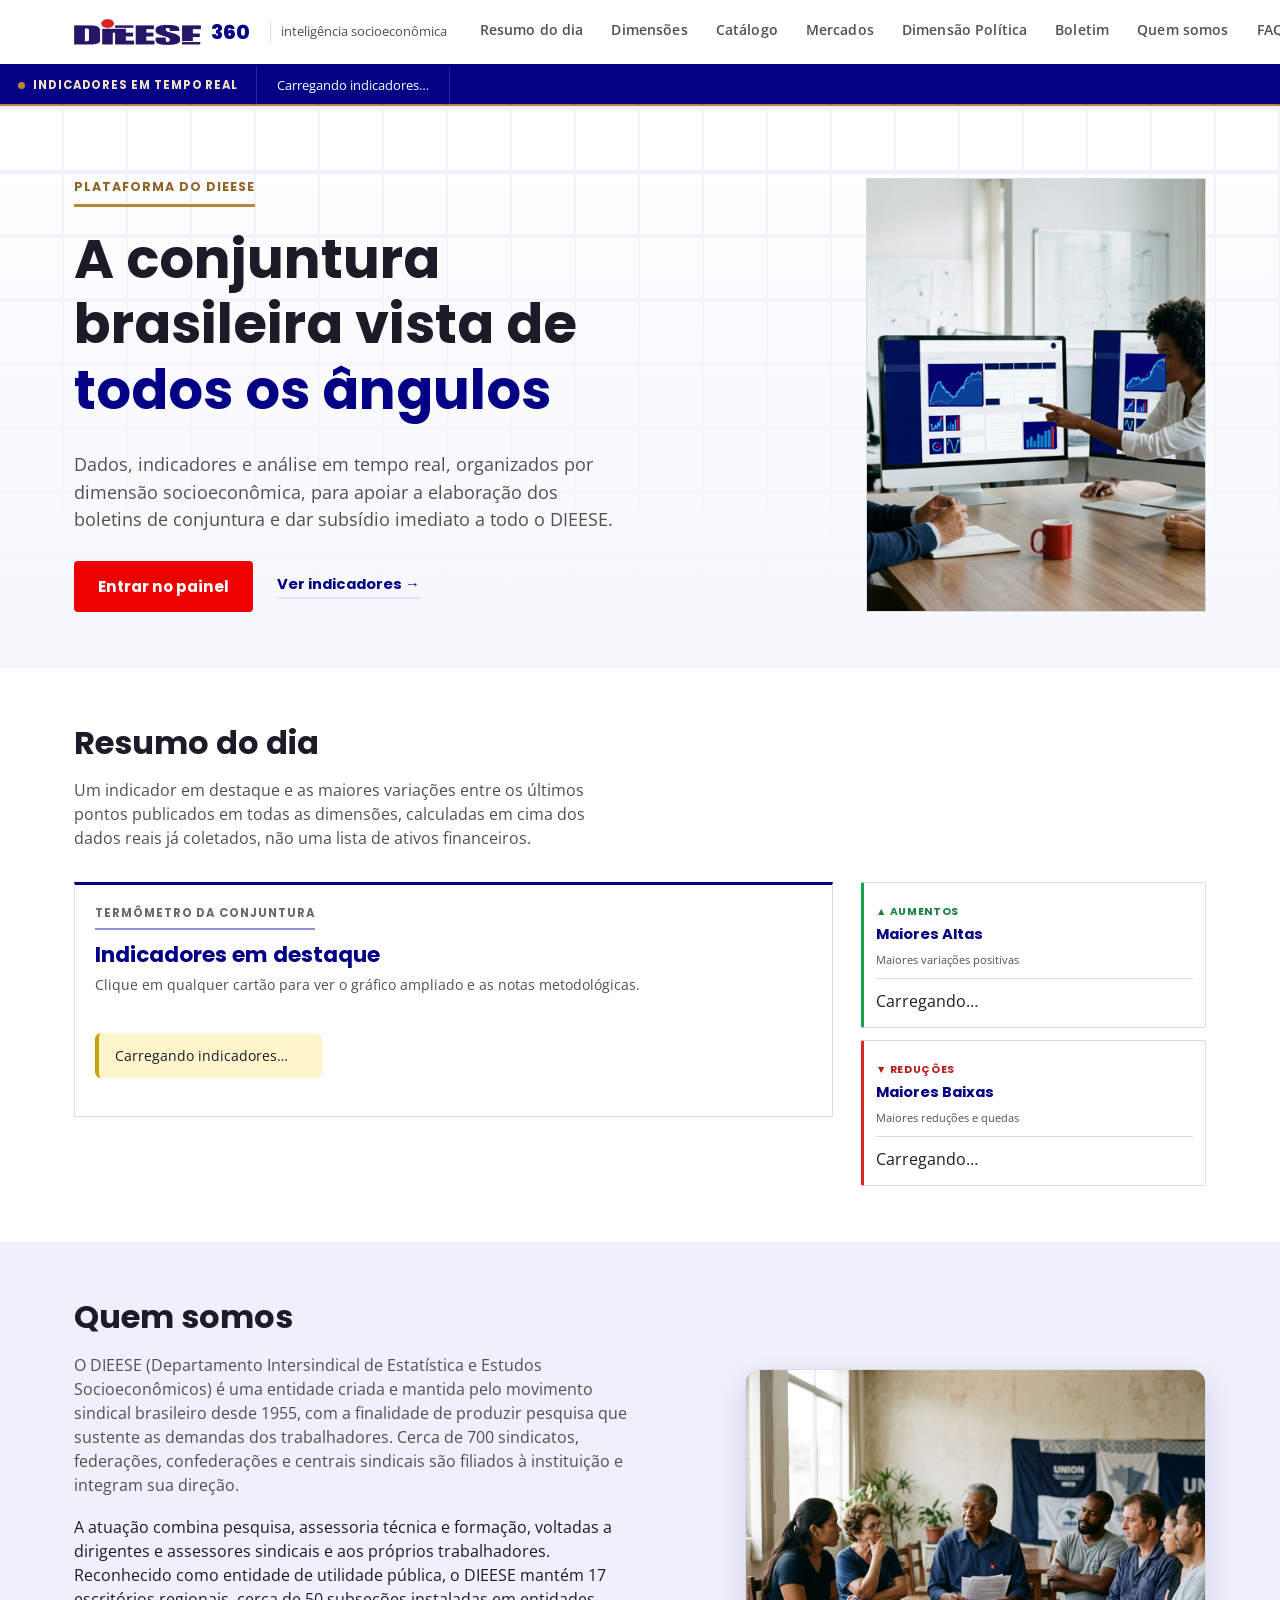
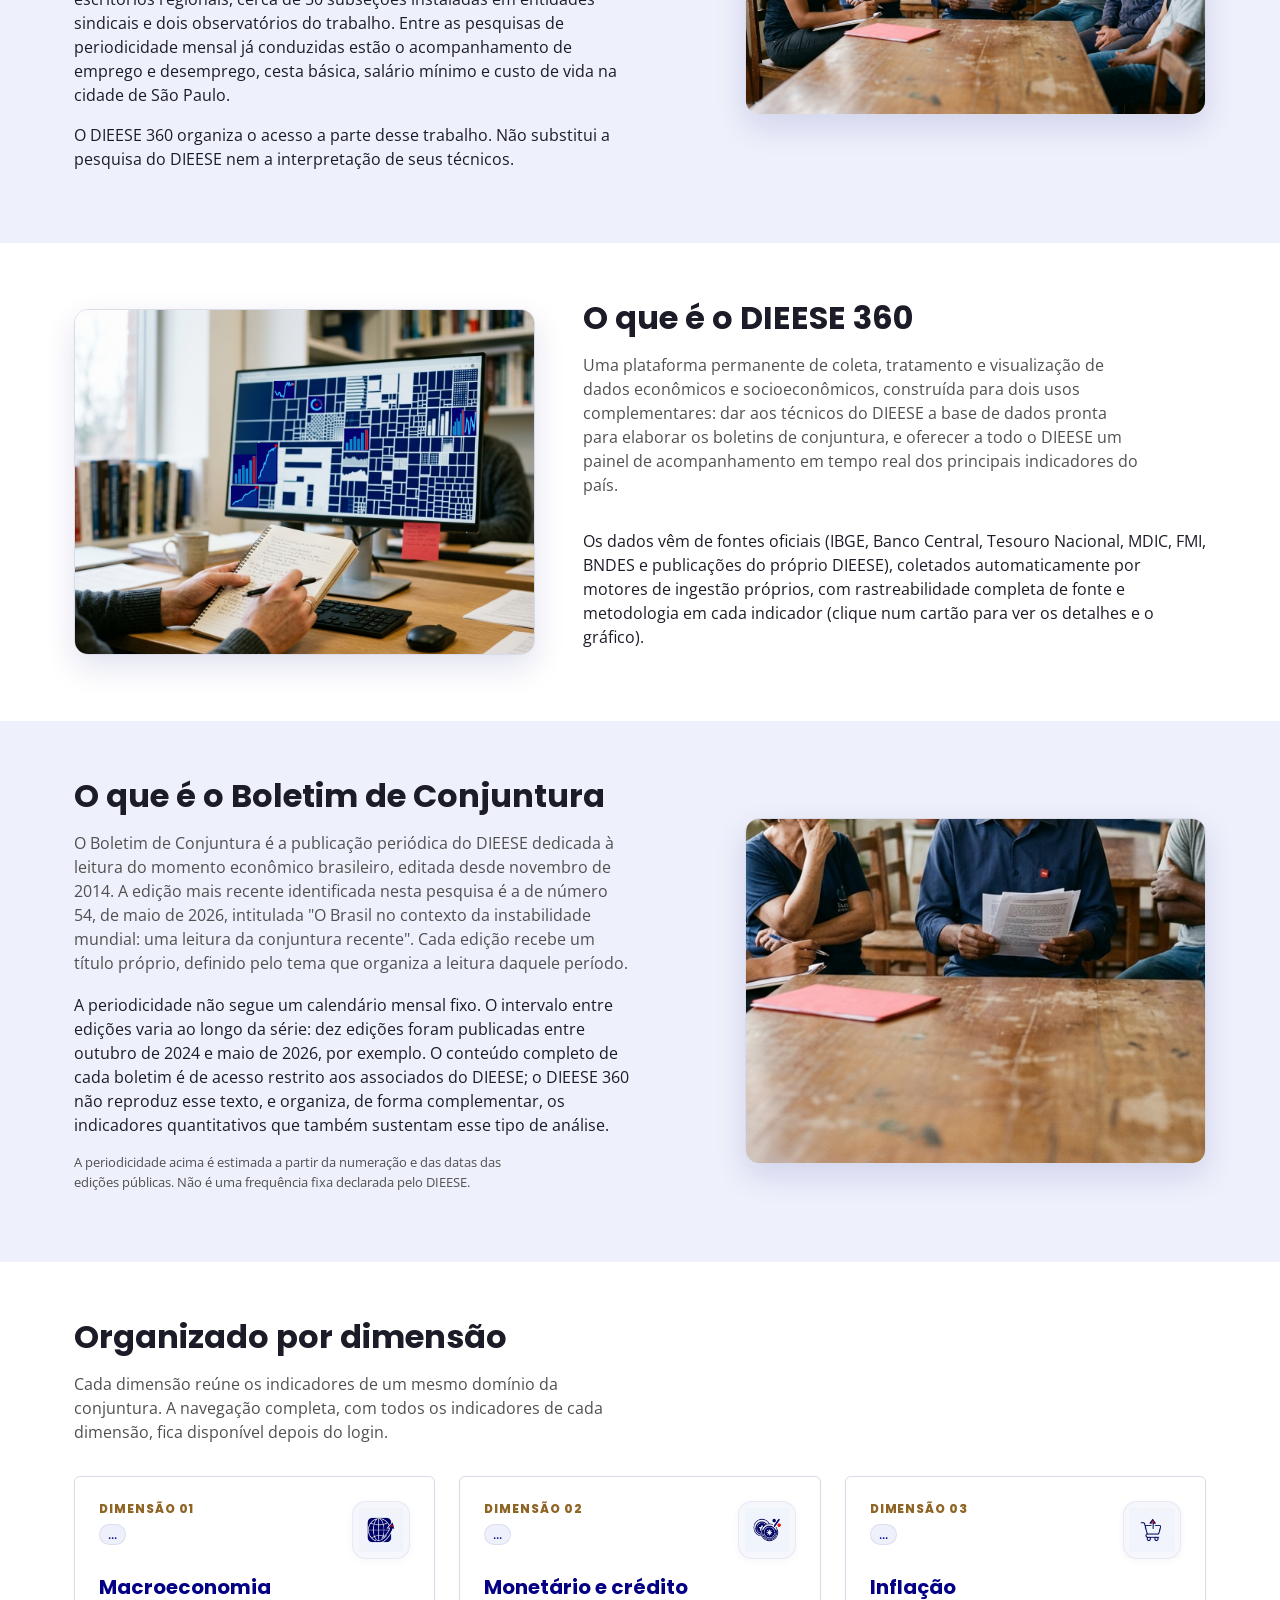
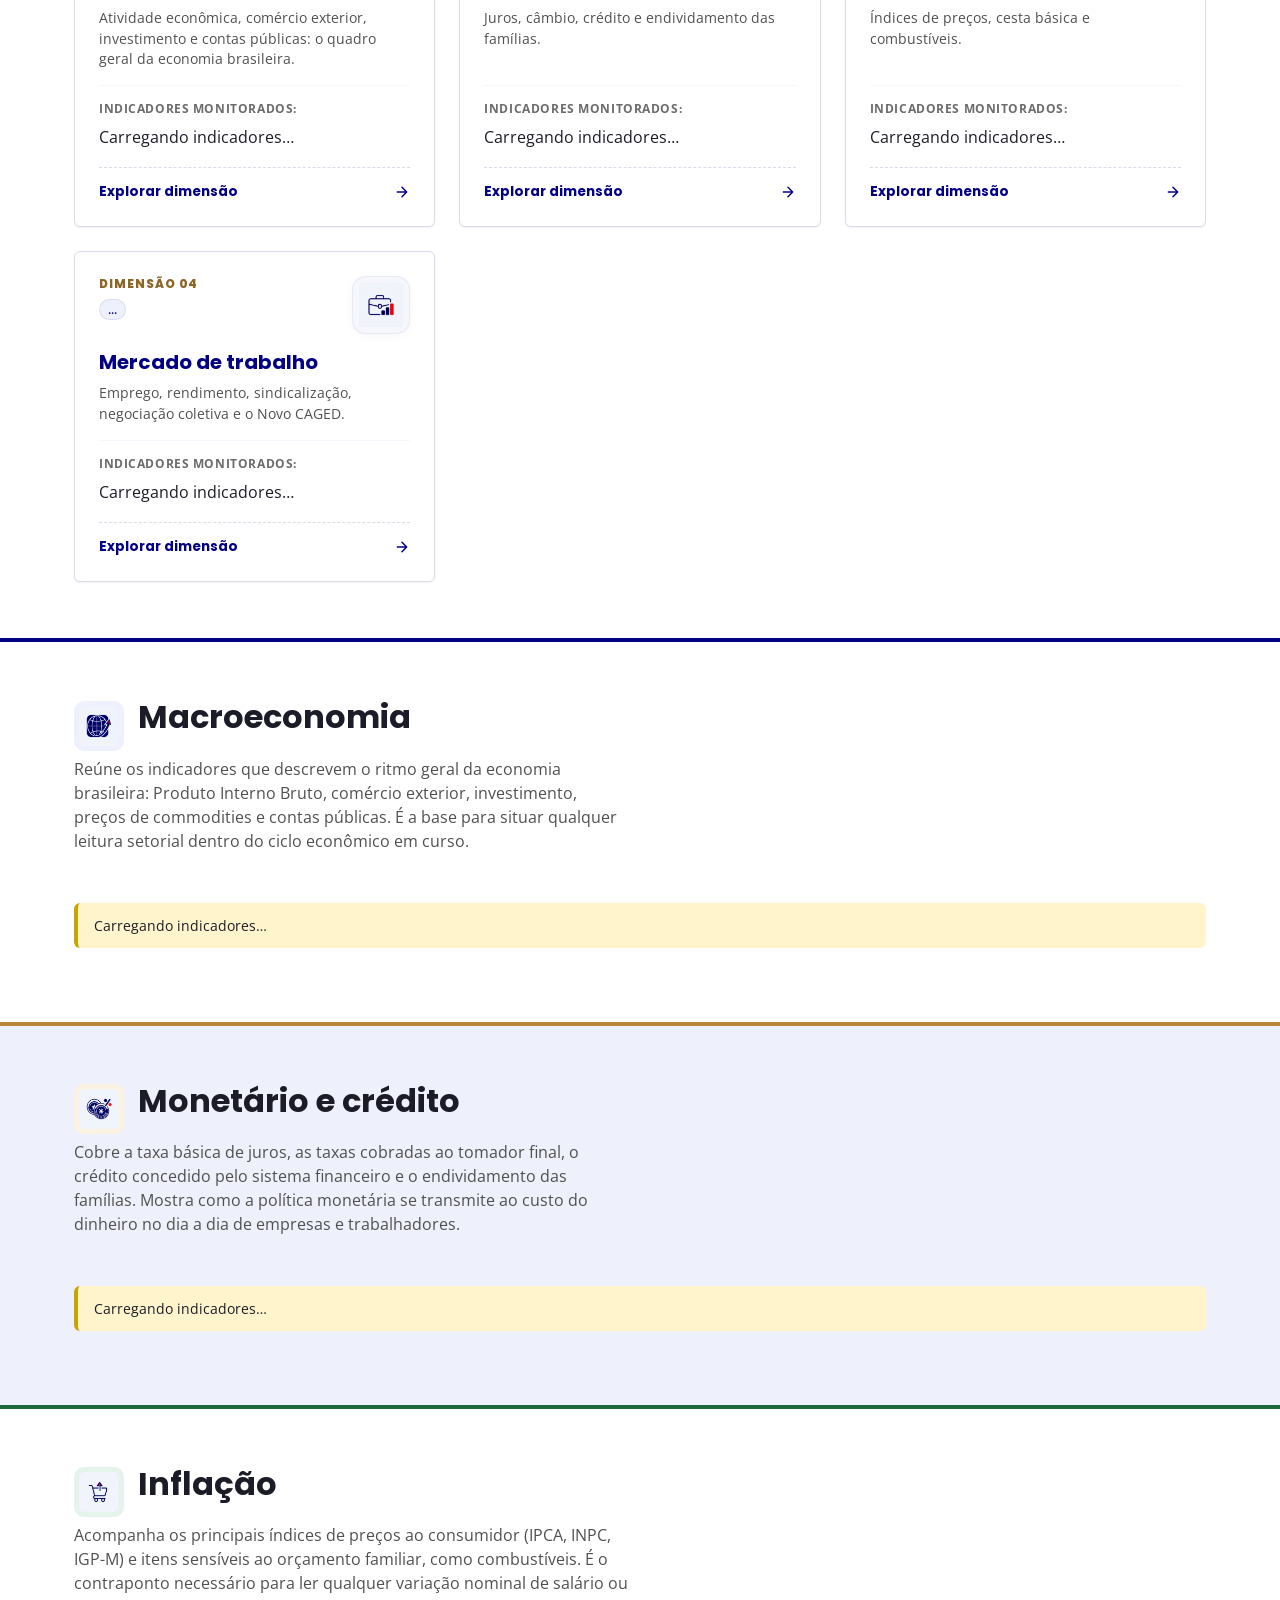
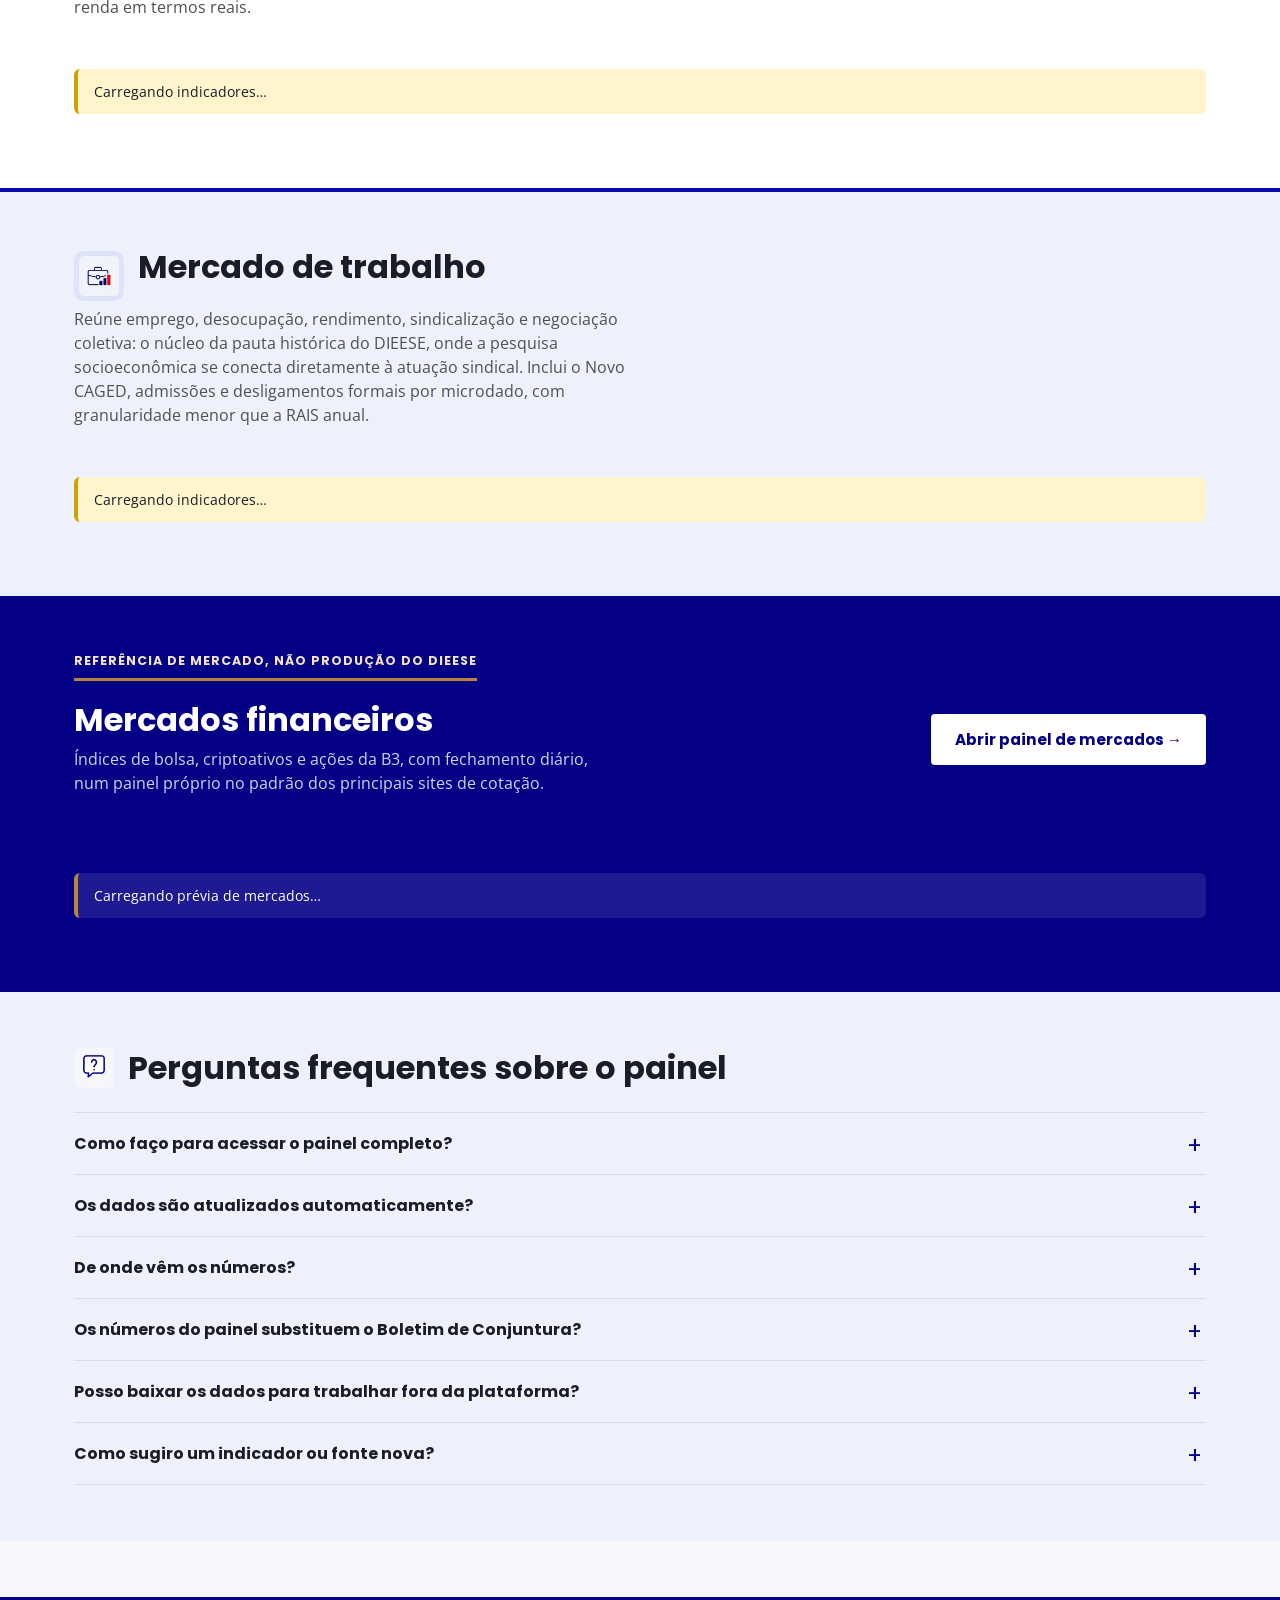
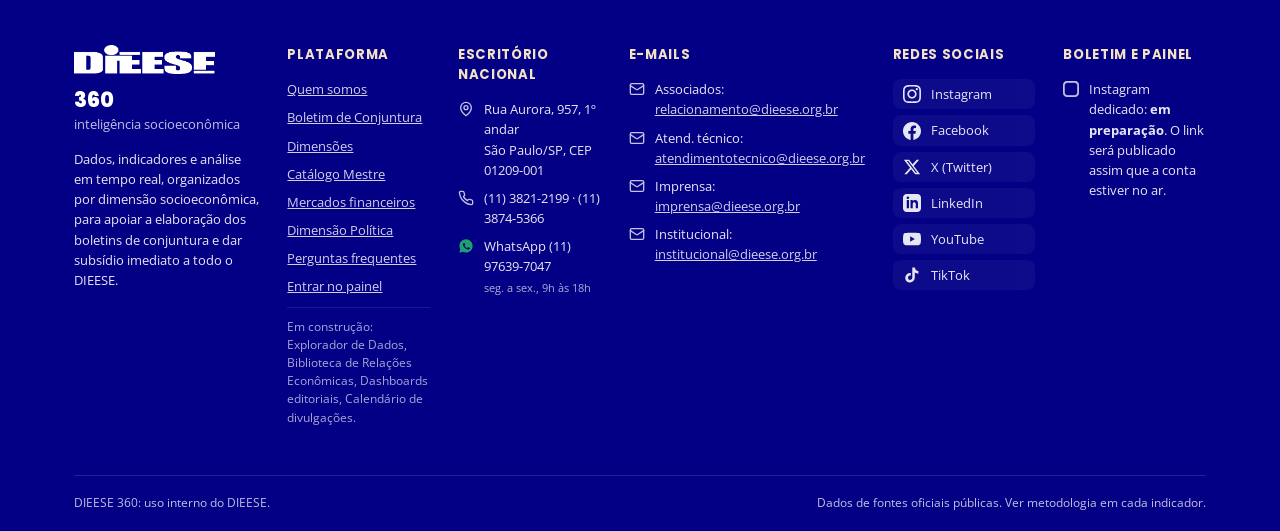
<file: frontend/index.html>
<!doctype html>
<html lang="pt-BR">
<head>
  <meta charset="utf-8">
  <meta name="viewport" content="width=device-width, initial-scale=1, viewport-fit=cover">
  <title>DIEESE 360: inteligência socioeconômica em tempo real</title>
  <meta name="description" content="A conjuntura brasileira vista de todos os ângulos: dados, indicadores e análise em tempo real, organizados por dimensão socioeconômica.">
  <meta name="theme-color" content="#030086">
  <meta name="color-scheme" content="light">
  <meta property="og:title" content="DIEESE 360: inteligência socioeconômica em tempo real">
  <meta property="og:description" content="A conjuntura brasileira vista de todos os ângulos: dados, indicadores e análise em tempo real, organizados por dimensão socioeconômica.">
  <meta property="og:image" content="assets/hero/og-compartilhamento.png">
  <meta property="og:image:width" content="1200">
  <meta property="og:image:height" content="630">
  <meta property="og:type" content="website">
  <meta name="twitter:card" content="summary_large_image">
  <meta name="twitter:image" content="assets/hero/og-compartilhamento.png">
  <link rel="icon" type="image/png" sizes="32x32" href="assets/icons/favicon-32x32.png">
  <link rel="icon" type="image/png" sizes="16x16" href="assets/icons/favicon-16x16.png">
  <link rel="shortcut icon" href="assets/icons/favicon.ico">
  <link rel="apple-touch-icon" sizes="180x180" href="assets/icons/favicon.png">
  <link rel="preconnect" href="https://fonts.googleapis.com">
  <link rel="preconnect" href="https://fonts.gstatic.com" crossorigin>
  <link href="https://fonts.googleapis.com/css2?family=Open+Sans:wght@400;600;700&family=Poppins:wght@600;700;800&display=swap" rel="stylesheet">
  <link rel="stylesheet" href="css/styles.css?v=20261026l">
</head>
<body>
  <header class="cabecalho">
    <div class="container">
      <a class="marca-topo" href="index.html">
        <img src="assets/brand/logo-dieese-wordmark.png" alt="DIEESE" width="117" height="24">
        <strong>360</strong>
        <span>inteligência socioeconômica</span>
      </a>
      <nav class="nav-topo" aria-label="Navegação principal">
        <a class="nav-link" href="#resumo">Resumo do dia</a>
        <a class="nav-link" href="#dimensoes">Dimensões</a>
        <a class="nav-link" href="catalogo.html">Catálogo</a>
        <a class="nav-link nav-link-amplo" href="mercados.html">Mercados</a>
        <a class="nav-link nav-link-amplo" href="politica.html">Dimensão Política</a>
        <a class="nav-link nav-link-amplo" href="#boletim-conjuntura">Boletim</a>
        <a class="nav-link nav-link-amplo" href="#quem-somos">Quem somos</a>
        <a class="nav-link" href="#faq">FAQ</a>
        <a class="nav-link" href="#contato">Contato</a>
        <div class="nav-sep" aria-hidden="true"></div>
        <div class="nav-topo-acoes">
          <a class="btn btn-primario btn-pequeno" href="login.html">Entrar</a>
        </div>
      </nav>
    </div>
  </header>

  <section class="ticker-topo" aria-label="Indicadores de atualização mais frequente">
    <span class="ticker-topo-rotulo"><span class="ticker-topo-pulso" aria-hidden="true"></span><span class="ticker-topo-rotulo-texto">Indicadores em tempo real</span></span>
    <div class="ticker-topo-pista">
      <div class="ticker-topo-trilho" id="ticker-trilho">
        <span class="ticker-topo-item">Carregando indicadores…</span>
      </div>
    </div>
  </section>

  <section class="hero">
    <div class="container hero-container">
      <div class="hero-conteudo">
        <span class="hero-rotulo">Plataforma do DIEESE</span>
        <h1>A conjuntura brasileira vista de <span class="destaque">todos os ângulos</span></h1>
        <p class="lead">Dados, indicadores e análise em tempo real, organizados por dimensão socioeconômica, para apoiar a elaboração dos boletins de conjuntura e dar subsídio imediato a todo o DIEESE.</p>
        <div class="hero-acoes">
          <a class="btn btn-vermelho" href="login.html">Entrar no painel</a>
          <a class="link-editorial" href="#dimensoes">Ver indicadores →</a>
        </div>
      </div>
      <div class="hero-midia">
        <img src="assets/hero/hero-home.png" alt="Equipe técnica do DIEESE observando um painel de indicadores em um monitor" class="hero-foto" width="1920" height="1080">
      </div>
    </div>
  </section>

  <section class="secao secao-clara" id="resumo">
    <div class="container">
      <h2>Resumo do dia</h2>
      <p class="lead">Um indicador em destaque e as maiores variações entre os últimos pontos publicados em todas as dimensões, calculadas em cima dos dados reais já coletados, não uma lista de ativos financeiros.</p>
      <div class="resumo-dia" id="resumo-dia">
        <p>Carregando indicadores…</p>
      </div>
    </div>
  </section>

  <section class="secao secao-texto secao-suave" id="quem-somos">
    <div class="container secao-dupla">
      <div class="secao-texto-coluna">
        <h2>Quem somos</h2>
        <p class="lead">O DIEESE (Departamento Intersindical de Estatística e Estudos Socioeconômicos) é uma entidade criada e mantida pelo movimento sindical brasileiro desde 1955, com a finalidade de produzir pesquisa que sustente as demandas dos trabalhadores. Cerca de 700 sindicatos, federações, confederações e centrais sindicais são filiados à instituição e integram sua direção.</p>
        <p>A atuação combina pesquisa, assessoria técnica e formação, voltadas a dirigentes e assessores sindicais e aos próprios trabalhadores. Reconhecido como entidade de utilidade pública, o DIEESE mantém 17 escritórios regionais, cerca de 50 subseções instaladas em entidades sindicais e dois observatórios do trabalho. Entre as pesquisas de periodicidade mensal já conduzidas estão o acompanhamento de emprego e desemprego, cesta básica, salário mínimo e custo de vida na cidade de São Paulo.</p>
        <p>O DIEESE 360 organiza o acesso a parte desse trabalho. Não substitui a pesquisa do DIEESE nem a interpretação de seus técnicos.</p>
      </div>
      <div class="secao-foto-caixa">
        <img src="assets/secoes/quem-somos.png" alt="Reunião de representantes sindicais discutindo em semicírculo numa sala ampla" class="secao-foto" width="1200" height="900" loading="lazy">
      </div>
    </div>
  </section>

  <section class="secao secao-clara">
    <div class="container secao-dupla invertida">
      <div class="secao-texto-coluna">
        <h2>O que é o DIEESE 360</h2>
        <p class="lead">Uma plataforma permanente de coleta, tratamento e visualização de dados econômicos e socioeconômicos, construída para dois usos complementares: dar aos técnicos do DIEESE a base de dados pronta para elaborar os boletins de conjuntura, e oferecer a todo o DIEESE um painel de acompanhamento em tempo real dos principais indicadores do país.</p>
        <p>Os dados vêm de fontes oficiais (IBGE, Banco Central, Tesouro Nacional, MDIC, FMI, BNDES e publicações do próprio DIEESE), coletados automaticamente por motores de ingestão próprios, com rastreabilidade completa de fonte e metodologia em cada indicador (clique num cartão para ver os detalhes e o gráfico).</p>
      </div>
      <div class="secao-foto-caixa">
        <img src="assets/secoes/o-que-e-dieese-360.png" alt="Monitor exibindo um painel de indicadores abstrato, com um bloco de notas em primeiro plano" class="secao-foto" width="1200" height="900" loading="lazy">
      </div>
    </div>
  </section>

  <section class="secao secao-texto secao-suave" id="boletim-conjuntura">
    <div class="container secao-dupla">
      <div class="secao-texto-coluna">
        <h2>O que é o Boletim de Conjuntura</h2>
        <p class="lead">O Boletim de Conjuntura é a publicação periódica do DIEESE dedicada à leitura do momento econômico brasileiro, editada desde novembro de 2014. A edição mais recente identificada nesta pesquisa é a de número 54, de maio de 2026, intitulada "O Brasil no contexto da instabilidade mundial: uma leitura da conjuntura recente". Cada edição recebe um título próprio, definido pelo tema que organiza a leitura daquele período.</p>
        <p>A periodicidade não segue um calendário mensal fixo. O intervalo entre edições varia ao longo da série: dez edições foram publicadas entre outubro de 2024 e maio de 2026, por exemplo. O conteúdo completo de cada boletim é de acesso restrito aos associados do DIEESE; o DIEESE 360 não reproduz esse texto, e organiza, de forma complementar, os indicadores quantitativos que também sustentam esse tipo de análise.</p>
        <p style="font-size:.82rem;color:var(--cinza-700)">A periodicidade acima é estimada a partir da numeração e das datas das edições públicas. Não é uma frequência fixa declarada pelo DIEESE.</p>
      </div>
      <div class="secao-foto-caixa">
        <img src="assets/secoes/boletim-conjuntura.png" alt="Mãos folheando um boletim impresso com gráficos de conjuntura econômica" class="secao-foto" width="1200" height="900" loading="lazy">
      </div>
    </div>
  </section>

  <section class="secao secao-clara" id="dimensoes">
    <div class="container">
      <h2>Organizado por dimensão</h2>
      <p class="lead">Cada dimensão reúne os indicadores de um mesmo domínio da conjuntura. A navegação completa, com todos os indicadores de cada dimensão, fica disponível depois do login.</p>
      <div class="grade-dimensoes" id="grade-dimensoes"></div>
    </div>
  </section>

  <div id="secoes-dimensao-home"></div>

  <section class="secao mercados-teaser" id="mercados-teaser">
    <div class="container">
      <div class="mercados-teaser-topo">
        <div class="mercados-teaser-texto">
          <span class="hero-rotulo mercados-teaser-rotulo">Referência de mercado, não produção do DIEESE</span>
          <h2>Mercados financeiros</h2>
          <p class="lead">Índices de bolsa, criptoativos e ações da B3, com fechamento diário, num painel próprio no padrão dos principais sites de cotação.</p>
        </div>
        <a class="btn btn-primario mercados-teaser-botao" href="mercados.html">Abrir painel de mercados →</a>
      </div>
      <div class="mercados-teaser-grade" id="mercados-teaser-grade">
        <p class="aviso demo">Carregando prévia de mercados…</p>
      </div>
    </div>
  </section>

  <section class="secao secao-suave" id="faq">
    <div class="container">
      <div class="faq-titulo-caixa">
        <img src="assets/faq/icone-faq.png" alt="" class="secao-titulo-icone" width="40" height="40" aria-hidden="true">
        <h2>Perguntas frequentes sobre o painel</h2>
      </div>
      <div class="faq-lista">
        <details class="faq-item">
          <summary>Como faço para acessar o painel completo?</summary>
          <p>O acesso é por convite da administração da plataforma. Não há cadastro aberto. Quem já tem conta entra pelo botão "Entrar", no topo da página.</p>
        </details>
        <details class="faq-item">
          <summary>Os dados são atualizados automaticamente?</summary>
          <p>Sim. Cada indicador é coletado por um motor próprio, agendado conforme a periodicidade da fonte oficial (diária, semanal ou mensal). Não há atualização manual nem digitação de valores.</p>
        </details>
        <details class="faq-item">
          <summary>De onde vêm os números?</summary>
          <p>De fontes oficiais e primárias (IBGE, Banco Central, Tesouro Nacional, MDIC, FMI, Ministério do Trabalho, entre outras). Cada indicador traz a fonte exata, a metodologia de cálculo e a periodicidade na própria página. Não há número sem essa rastreabilidade.</p>
        </details>
        <details class="faq-item">
          <summary>Os números do painel substituem o Boletim de Conjuntura?</summary>
          <p>Não. O painel organiza indicadores quantitativos de forma contínua; a leitura, a seleção de tema e a interpretação de cada edição do Boletim de Conjuntura continuam sendo trabalho dos técnicos do DIEESE.</p>
        </details>
        <details class="faq-item">
          <summary>Posso baixar os dados para trabalhar fora da plataforma?</summary>
          <p>Sim. Cada indicador tem exportação em Excel, com a série completa ou só o período filtrado, incluindo metodologia e fonte na própria planilha.</p>
        </details>
        <details class="faq-item">
          <summary>Como sugiro um indicador ou fonte nova?</summary>
          <p>Pelos contatos da seção abaixo. Qualquer fonte oficial que ajude a leitura da conjuntura pode ser avaliada para entrar na plataforma.</p>
        </details>
      </div>
    </div>
  </section>

  <footer class="rodape-completo" id="contato">
    <div class="container">
      <div class="rodape-grade">
        <div class="rodape-coluna rodape-marca">
          <img src="assets/brand/logo-dieese-wordmark-transparente.png" alt="DIEESE" width="141" height="29">
          <strong>360</strong>
          <span>inteligência socioeconômica</span>
          <p>Dados, indicadores e análise em tempo real, organizados por dimensão socioeconômica, para apoiar a elaboração dos boletins de conjuntura e dar subsídio imediato a todo o DIEESE.</p>
        </div>
        <div class="rodape-coluna">
          <h3>Plataforma</h3>
          <p><a href="#quem-somos">Quem somos</a></p>
          <p><a href="#boletim-conjuntura">Boletim de Conjuntura</a></p>
          <p><a href="#dimensoes">Dimensões</a></p>
          <p><a href="catalogo.html">Catálogo Mestre</a></p>
          <p><a href="mercados.html">Mercados financeiros</a></p>
          <p><a href="politica.html">Dimensão Política</a></p>
          <p><a href="#faq">Perguntas frequentes</a></p>
          <p><a href="login.html">Entrar no painel</a></p>
          <p class="rodape-em-construcao">Em construção: Explorador de Dados, Biblioteca de Relações Econômicas, Dashboards editoriais, Calendário de divulgações.</p>
        </div>
        <div class="rodape-coluna">
          <h3>Escritório Nacional</h3>
          <p class="rodape-linha-icone">
            <svg class="rodape-icone" width="16" height="16" viewBox="0 0 24 24" fill="none" stroke="currentColor" stroke-width="2" stroke-linecap="round" stroke-linejoin="round" aria-hidden="true"><path d="M20 10c0 6-8 12-8 12s-8-6-8-12a8 8 0 0 1 16 0Z"/><circle cx="12" cy="10" r="3"/></svg>
            <span>Rua Aurora, 957, 1º andar<br>São Paulo/SP, CEP 01209-001</span>
          </p>
          <p class="rodape-linha-icone">
            <svg class="rodape-icone" width="16" height="16" viewBox="0 0 24 24" fill="none" stroke="currentColor" stroke-width="2" stroke-linecap="round" stroke-linejoin="round" aria-hidden="true"><path d="M22 16.92v3a2 2 0 0 1-2.18 2 19.79 19.79 0 0 1-8.63-3.07 19.5 19.5 0 0 1-6-6 19.79 19.79 0 0 1-3.07-8.67A2 2 0 0 1 4.11 2h3a2 2 0 0 1 2 1.72 12.84 12.84 0 0 0 .7 2.81 2 2 0 0 1-.45 2.11L8.09 9.91a16 16 0 0 0 6 6l1.27-1.27a2 2 0 0 1 2.11-.45 12.84 12.84 0 0 0 2.81.7A2 2 0 0 1 22 16.92z"/></svg>
            <span>(11) 3821-2199 · (11) 3874-5366</span>
          </p>
          <p class="rodape-linha-icone">
            <svg class="rodape-icone icone-wpp" width="16" height="16" viewBox="0 0 24 24" fill="currentColor" aria-hidden="true"><path d="M12.04 2c-5.46 0-9.91 4.45-9.91 9.91 0 1.75.46 3.45 1.32 4.95L2.05 22l5.25-1.38c1.45.79 3.08 1.21 4.74 1.21 5.46 0 9.91-4.45 9.91-9.91 0-2.65-1.03-5.14-2.9-7.01A9.816 9.816 0 0 0 12.04 2zm5.78 14.07c-.24.68-1.2 1.25-1.74 1.32-.49.07-1.12.1-3.26-.78-2.58-1.07-4.24-3.7-4.37-3.87-.13-.17-1.04-1.38-1.04-2.64 0-1.25.66-1.87.89-2.13.24-.26.51-.33.68-.33.17 0 .34.01.49.02.16.01.37-.06.58.44.22.52.74 1.8.81 1.93.07.13.11.29.02.46-.08.18-.13.29-.26.44-.13.15-.27.34-.39.46-.13.13-.26.27-.11.53.15.26.67 1.1 1.43 1.78.98.88 1.81 1.15 2.07 1.28.26.13.41.11.56-.07.16-.18.66-.77.84-1.03.18-.26.36-.22.61-.13.24.09 1.56.74 1.83.87.27.13.45.2.52.31.07.11.07.65-.17 1.33z"/></svg>
            <span>WhatsApp (11) 97639-7047<br><small style="opacity:.75">seg. a sex., 9h às 18h</small></span>
          </p>
        </div>
        <div class="rodape-coluna">
          <h3>E-mails</h3>
          <p class="rodape-linha-icone">
            <svg class="rodape-icone" width="16" height="16" viewBox="0 0 24 24" fill="none" stroke="currentColor" stroke-width="2" stroke-linecap="round" stroke-linejoin="round" aria-hidden="true"><rect width="20" height="16" x="2" y="4" rx="2"/><path d="m22 7-8.97 5.7a1.94 1.94 0 0 1-2.06 0L2 7"/></svg>
            <span>Associados:<br><a href="mailto:relacionamento@dieese.org.br">relacionamento@dieese.org.br</a></span>
          </p>
          <p class="rodape-linha-icone">
            <svg class="rodape-icone" width="16" height="16" viewBox="0 0 24 24" fill="none" stroke="currentColor" stroke-width="2" stroke-linecap="round" stroke-linejoin="round" aria-hidden="true"><rect width="20" height="16" x="2" y="4" rx="2"/><path d="m22 7-8.97 5.7a1.94 1.94 0 0 1-2.06 0L2 7"/></svg>
            <span>Atend. técnico:<br><a href="mailto:atendimentotecnico@dieese.org.br">atendimentotecnico@dieese.org.br</a></span>
          </p>
          <p class="rodape-linha-icone">
            <svg class="rodape-icone" width="16" height="16" viewBox="0 0 24 24" fill="none" stroke="currentColor" stroke-width="2" stroke-linecap="round" stroke-linejoin="round" aria-hidden="true"><rect width="20" height="16" x="2" y="4" rx="2"/><path d="m22 7-8.97 5.7a1.94 1.94 0 0 1-2.06 0L2 7"/></svg>
            <span>Imprensa:<br><a href="mailto:imprensa@dieese.org.br">imprensa@dieese.org.br</a></span>
          </p>
          <p class="rodape-linha-icone">
            <svg class="rodape-icone" width="16" height="16" viewBox="0 0 24 24" fill="none" stroke="currentColor" stroke-width="2" stroke-linecap="round" stroke-linejoin="round" aria-hidden="true"><rect width="20" height="16" x="2" y="4" rx="2"/><path d="m22 7-8.97 5.7a1.94 1.94 0 0 1-2.06 0L2 7"/></svg>
            <span>Institucional:<br><a href="mailto:institucional@dieese.org.br">institucional@dieese.org.br</a></span>
          </p>
        </div>
        <div class="rodape-coluna">
          <h3>Redes sociais</h3>
          <div class="rodape-redes-lista">
            <a href="https://www.instagram.com/dieese_online/" target="_blank" rel="noopener" class="rodape-link-rede" aria-label="Instagram do DIEESE">
              <svg width="18" height="18" viewBox="0 0 24 24" fill="currentColor" aria-hidden="true"><path d="M12 2.163c3.204 0 3.584.012 4.85.07 3.252.148 4.771 1.691 4.919 4.919.058 1.265.069 1.645.069 4.849 0 3.205-.012 3.584-.069 4.849-.149 3.225-1.664 4.771-4.919 4.919-1.266.058-1.644.07-4.85.07-3.204 0-3.584-.012-4.849-.07-3.26-.149-4.771-1.699-4.919-4.92-.058-1.265-.07-1.644-.07-4.849 0-3.204.013-3.583.07-4.849.149-3.227 1.664-4.771 4.919-4.919 1.266-.057 1.645-.069 4.849-.069zm0-2.163c-3.259 0-3.667.014-4.947.072-4.358.2-6.78 2.618-6.98 6.98-.059 1.281-.073 1.689-.073 4.948 0 3.259.014 3.668.072 4.948.2 4.358 2.618 6.78 6.98 6.98 1.281.058 1.689.072 4.948.072 3.259 0 3.668-.014 4.948-.072 4.354-.2 6.782-2.618 6.979-6.98.059-1.28.073-1.689.073-4.948 0-3.259-.014-3.667-.072-4.947-.196-4.354-2.617-6.78-6.979-6.98-1.281-.059-1.69-.073-4.949-.073zm0 5.838c-3.403 0-6.162 2.759-6.162 6.162s2.759 6.163 6.162 6.163 6.162-2.759 6.162-6.163c0-3.403-2.759-6.162-6.162-6.162zm0 10.162c-2.209 0-4-1.79-4-4 0-2.209 1.791-4 4-4s4 1.791 4 4c0 2.21-1.791 4-4 4zm6.406-11.845c-.796 0-1.441.645-1.441 1.44s.645 1.44 1.441 1.44c.795 0 1.439-.645 1.439-1.44s-.644-1.44-1.439-1.44z"/></svg>
              <span>Instagram</span>
            </a>
            <a href="https://www.facebook.com/dieese" target="_blank" rel="noopener" class="rodape-link-rede" aria-label="Facebook do DIEESE">
              <svg width="18" height="18" viewBox="0 0 24 24" fill="currentColor" aria-hidden="true"><path d="M24 12.073c0-6.627-5.373-12-12-12s-12 5.373-12 12c0 5.99 4.388 10.954 10.125 11.854v-8.385H7.078v-3.47h3.047V9.43c0-3.007 1.792-4.669 4.533-4.669 1.312 0 2.686.235 2.686.235v2.953H15.83c-1.491 0-1.956.925-1.956 1.874v2.25h3.328l-.532 3.47h-2.796v8.385C19.612 23.027 24 18.062 24 12.073z"/></svg>
              <span>Facebook</span>
            </a>
            <a href="https://twitter.com/dieese_online" target="_blank" rel="noopener" class="rodape-link-rede" aria-label="X (Twitter) do DIEESE">
              <svg width="18" height="18" viewBox="0 0 24 24" fill="currentColor" aria-hidden="true"><path d="M18.244 2.25h3.308l-7.227 8.26 8.502 11.24H16.17l-5.214-6.817L4.99 21.75H1.68l7.73-8.835L1.254 2.25H8.08l4.713 6.231zm-1.161 17.52h1.833L7.084 4.126H5.117z"/></svg>
              <span>X (Twitter)</span>
            </a>
            <a href="https://www.linkedin.com/company/dieese/" target="_blank" rel="noopener" class="rodape-link-rede" aria-label="LinkedIn do DIEESE">
              <svg width="18" height="18" viewBox="0 0 24 24" fill="currentColor" aria-hidden="true"><path d="M19 0h-14c-2.761 0-5 2.239-5 5v14c0 2.761 2.239 5 5 5h14c2.762 0 5-2.239 5-5v-14c0-2.761-2.238-5-5-5zm-11 19h-3v-11h3v11zm-1.5-12.268c-.966 0-1.75-.79-1.75-1.764s.784-1.764 1.75-1.764 1.75.79 1.75 1.764-.783 1.764-1.75 1.764zm13.5 12.268h-3v-5.604c0-3.368-4-3.113-4 0v5.604h-3v-11h3v1.765c1.396-2.586 7-2.777 7 2.476v6.759z"/></svg>
              <span>LinkedIn</span>
            </a>
            <a href="https://www.youtube.com/user/DIEESEonline/videos" target="_blank" rel="noopener" class="rodape-link-rede" aria-label="YouTube do DIEESE">
              <svg width="18" height="18" viewBox="0 0 24 24" fill="currentColor" aria-hidden="true"><path d="M23.498 6.186a3.016 3.016 0 0 0-2.122-2.136C19.505 3.545 12 3.545 12 3.545s-7.505 0-9.377.505A3.017 3.017 0 0 0 .502 6.186C0 8.07 0 12 0 12s0 3.93.502 5.814a3.016 3.016 0 0 0 2.122 2.136c1.871.505 9.376.505 9.376.505s7.505 0 9.377-.505a3.015 3.015 0 0 0 2.122-2.136C24 15.93 24 12 24 12s0-3.93-.502-5.814zM9.545 15.568V8.432L15.818 12l-6.273 3.568z"/></svg>
              <span>YouTube</span>
            </a>
            <a href="https://www.tiktok.com/@dieese_online" target="_blank" rel="noopener" class="rodape-link-rede" aria-label="TikTok do DIEESE">
              <svg width="18" height="18" viewBox="0 0 24 24" fill="currentColor" aria-hidden="true"><path d="M19.59 6.69a4.83 4.83 0 0 1-3.77-4.25V2h-3.45v13.67a2.89 2.89 0 0 1-5.2 1.74 2.89 2.89 0 0 1 2.31-4.64c.298-.002.595.042.88.13V9.4a6.33 6.33 0 0 0-1-.08A6.34 6.34 0 0 0 3 15.66a6.34 6.34 0 0 0 10.82 4.47 6.27 6.27 0 0 0 1.89-4.47V8.71a8.18 8.18 0 0 0 4.78 1.54V6.8a4.85 4.85 0 0 1-.9-.11z"/></svg>
              <span>TikTok</span>
            </a>
          </div>
        </div>
        <div class="rodape-coluna">
          <h3>Boletim e Painel</h3>
          <p class="rodape-linha-icone">
            <svg class="rodape-icone" width="16" height="16" viewBox="0 0 24 24" fill="currentColor" aria-hidden="true"><path d="M12 2.163c3.204 0 3.584.012 4.85.07 3.252.148 4.771 1.691 4.919 4.919.058 1.265.069 1.645.069 4.849 0 3.205-.012 3.584-.069 4.849-.149 3.225-1.664 4.771-4.919 4.919-1.266.058-1.644.07-4.85.07-3.204 0-3.584-.012-4.849-.07-3.26-.149-4.771-1.699-4.919-4.92-.058-1.265-.07-1.644-.07-4.849 0-3.204.013-3.583.07-4.849.149-3.227 1.664-4.771 4.919-4.919 1.266-.057 1.645-.069 4.849-.069zm0-2.163c-3.259 0-3.667.014-4.947.072-4.358.2-6.78 2.618-6.98 6.98-.059 1.281-.073 1.689-.073 4.948 0 3.259.014 3.668.072 4.948.2 4.358 2.618 6.78 6.98 6.98 1.281.058 1.689.072 4.948.072 3.259 0 3.668-.014 4.948-.072 4.354-.2 6.782-2.618 6.979-6.98.059-1.28.073-1.689.073-4.948 0-3.259-.014-3.667-.072-4.947-.196-4.354-2.617-6.78-6.979-6.98-1.281-.059-1.69-.073-4.949-.073z"/></svg>
            <span>Instagram dedicado: <strong>em preparação</strong>. O link será publicado assim que a conta estiver no ar.</span>
          </p>
        </div>
      </div>
      <div class="rodape-barra">
        <span>DIEESE 360: uso interno do DIEESE.</span>
        <span>Dados de fontes oficiais públicas. Ver metodologia em cada indicador.</span>
      </div>
    </div>
  </footer>

  <script src="js/vendor/supabase.js"></script>
  <script src="js/config.js?v=20261026l"></script>
  <script src="js/app.js?v=20261026l"></script>
  <script src="js/dados.js?v=20261026l"></script>
  <script src="js/animacao-dash.js?v=20261026l"></script>
  <script src="js/grafico-linha.js?v=20261026l"></script>
  <script src="js/cartao-flip.js?v=20261026l"></script>
  <script src="js/cartao-modal.js?v=20261026l"></script>
  <script src="js/inicio.js?v=20261026l"></script>
</body>
</html>
</file>
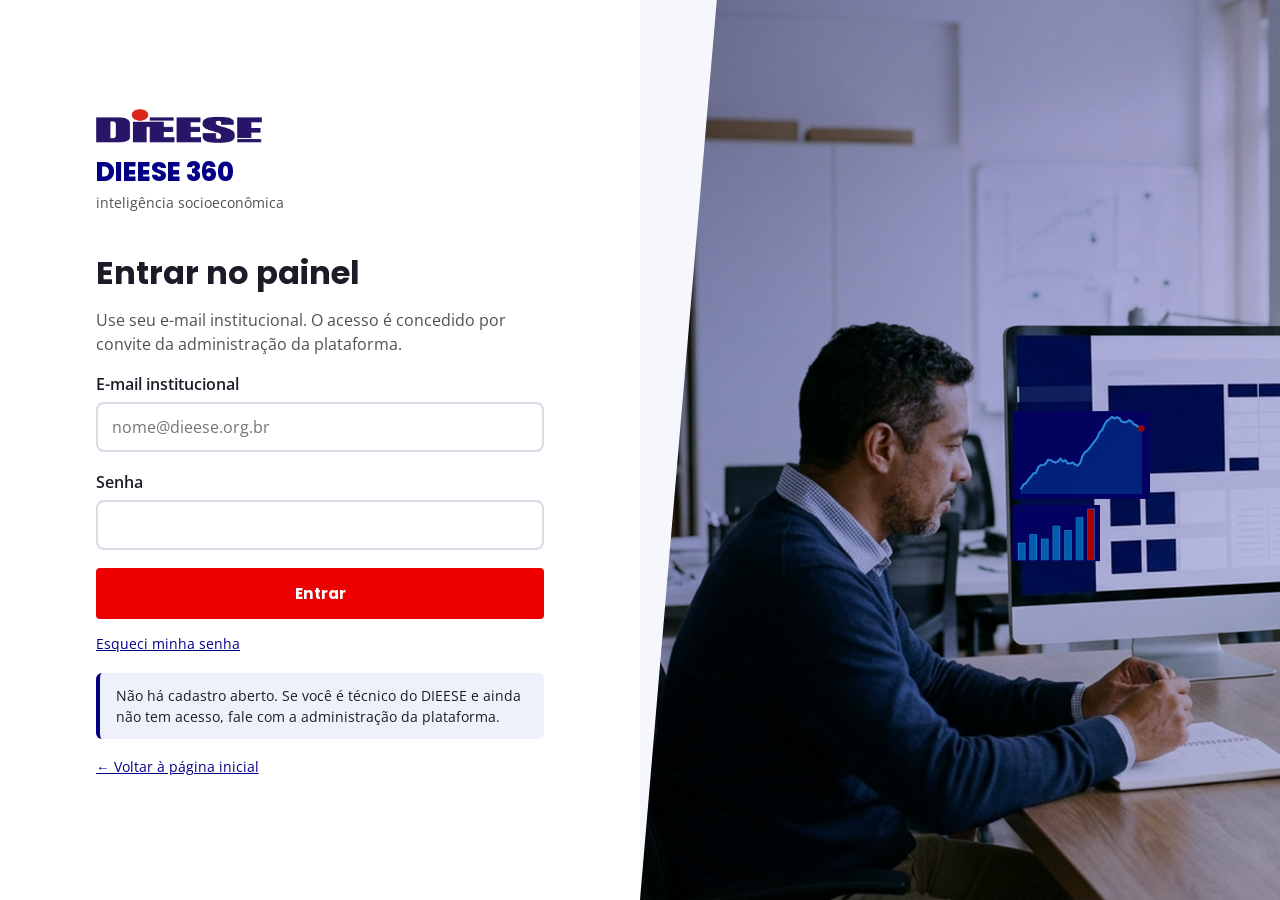
<file: frontend/caged.html>
<!doctype html>
<html lang="pt-BR">
<head>
  <meta charset="utf-8">
  <meta name="viewport" content="width=device-width, initial-scale=1, viewport-fit=cover">
  <meta name="robots" content="noindex">
  <title>Novo CAGED · DIEESE 360</title>
  <meta name="theme-color" content="#030086">
  <meta name="color-scheme" content="light">
  <link rel="icon" type="image/png" sizes="32x32" href="assets/icons/favicon-32x32.png">
  <link rel="icon" type="image/png" sizes="16x16" href="assets/icons/favicon-16x16.png">
  <link rel="shortcut icon" href="assets/icons/favicon.ico">
  <link rel="apple-touch-icon" sizes="180x180" href="assets/icons/favicon.png">
  <link rel="preconnect" href="https://fonts.googleapis.com">
  <link rel="preconnect" href="https://fonts.gstatic.com" crossorigin>
  <link href="https://fonts.googleapis.com/css2?family=Open+Sans:wght@400;600;700&family=Poppins:wght@600;700;800&display=swap" rel="stylesheet">
  <link rel="stylesheet" href="css/styles.css?v=20261026l">
</head>
<body>
  <header class="cabecalho">
    <div class="container">
      <a class="marca-topo" href="index.html">
        <img src="assets/brand/logo-dieese-wordmark.png" alt="DIEESE" width="117" height="24">
        <strong>360</strong>
        <span>painel interno</span>
      </a>
      <nav class="nav-topo">
        <a class="nav-link" href="painel.html">Painel</a>
        <a class="nav-link" href="meu-painel.html">Meu painel</a>
        <a class="nav-link" href="catalogo.html">Catálogo</a>
        <a class="nav-link" href="rais.html">RAIS</a>
        <a class="nav-link" href="caged.html" aria-current="page">Novo CAGED</a>
        <span id="usuario-nome" style="color:var(--cinza-700);font-size:.88rem"></span>
        <a href="#" id="sair">Sair</a>
      </nav>
    </div>
  </header>

  <section class="secao" style="padding-bottom:0">
    <div class="container">
      <span class="hero-rotulo">Microdado completo</span>
      <h1 style="font-size:clamp(1.8rem,4vw,2.6rem);max-width:28ch">Novo CAGED — admissões e desligamentos, registro por registro</h1>
      <p class="lead">Explore admissões, desligamentos e saldo por UF, ocupação, setor de atividade ou sexo, com salário médio de admissão deflacionado pelo IPCA. Cruzamento calculado no banco de dados, não no navegador.</p>
    </div>
  </section>

  <section class="secao">
    <div class="container">
      <div class="micro-controles">
        <div class="micro-campo">
          <label for="micro-corte">Ver por</label>
          <select id="micro-corte" class="meupainel-seletor">
            <option value="uf">UF</option>
            <option value="cbo">Ocupação (grande grupo CBO)</option>
            <option value="cnae">Setor (seção CNAE)</option>
            <option value="sexo">Sexo</option>
          </select>
        </div>
        <div class="micro-campo" id="micro-campo-uf">
          <label for="micro-uf">Filtrar por UF</label>
          <select id="micro-uf" class="meupainel-seletor">
            <option value="">Todas as UFs</option>
          </select>
        </div>
        <div class="micro-campo">
          <label for="micro-competencia">Competência (AAAAMM, opcional)</label>
          <input type="text" id="micro-competencia" class="meupainel-seletor" placeholder="ex. 202607" maxlength="6" style="max-width:160px">
        </div>
      </div>
      <p class="micro-aviso" id="micro-status" aria-live="polite"></p>
      <div class="catalogo-tabela-caixa">
        <table class="catalogo-tabela" id="micro-tabela">
          <thead><tr id="micro-cabecalho"></tr></thead>
          <tbody id="micro-corpo"><tr><td>Carregando…</td></tr></tbody>
        </table>
      </div>
      <p class="micro-nota">Sem competência selecionada, os números somam todos os meses já carregados. Salário real deflacionado pelo IPCA (número-índice derivado da série já publicada, base jan/2020) — deflator provisório, não confirmado como o que o próprio DIEESE usa para rendimentos.</p>
    </div>
  </section>

  <script src="js/vendor/supabase.js"></script>
  <script src="js/config.js?v=20261026l"></script>
  <script src="js/app.js?v=20261026l"></script>
  <script src="js/dados.js?v=20261026l"></script>
  <script src="js/microdados.js?v=20261026l"></script>
  <script src="js/caged.js?v=20261026l"></script>
</body>
</html>
</file>
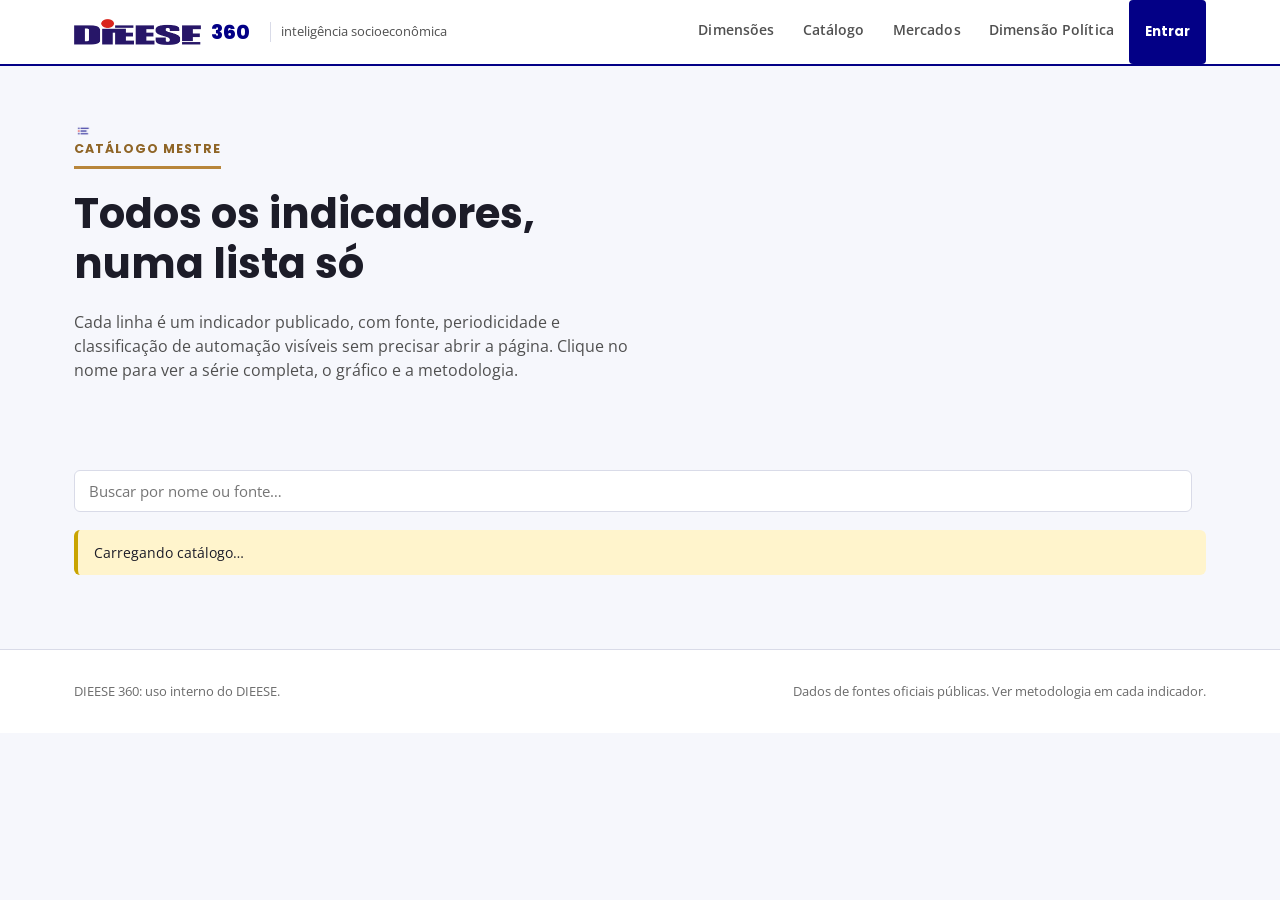
<file: frontend/catalogo.html>
<!doctype html>
<html lang="pt-BR">
<head>
  <meta charset="utf-8">
  <meta name="viewport" content="width=device-width, initial-scale=1, viewport-fit=cover">
  <title>Catálogo de indicadores · DIEESE 360</title>
  <meta name="description" content="Todos os indicadores da plataforma DIEESE 360, com fonte, metodologia e periodicidade. Pesquisável e filtrável por dimensão.">
  <meta name="theme-color" content="#030086">
  <meta name="color-scheme" content="light">
  <link rel="icon" type="image/png" sizes="32x32" href="assets/icons/favicon-32x32.png">
  <link rel="icon" type="image/png" sizes="16x16" href="assets/icons/favicon-16x16.png">
  <link rel="shortcut icon" href="assets/icons/favicon.ico">
  <link rel="apple-touch-icon" sizes="180x180" href="assets/icons/favicon.png">
  <link rel="preconnect" href="https://fonts.googleapis.com">
  <link rel="preconnect" href="https://fonts.gstatic.com" crossorigin>
  <link href="https://fonts.googleapis.com/css2?family=Open+Sans:wght@400;600;700&family=Poppins:wght@600;700;800&display=swap" rel="stylesheet">
  <link rel="stylesheet" href="css/styles.css?v=20261026l">
</head>
<body>
  <header class="cabecalho">
    <div class="container">
      <a class="marca-topo" href="index.html">
        <img src="assets/brand/logo-dieese-wordmark.png" alt="DIEESE" width="117" height="24">
        <strong>360</strong>
        <span>inteligência socioeconômica</span>
      </a>
      <nav class="nav-topo">
        <a class="nav-link" href="index.html#dimensoes">Dimensões</a>
        <a class="nav-link" href="catalogo.html" aria-current="page">Catálogo</a>
        <a class="nav-link nav-link-amplo" href="mercados.html">Mercados</a>
        <a class="nav-link nav-link-amplo" href="politica.html">Dimensão Política</a>
        <a class="btn btn-primario btn-pequeno" href="login.html">Entrar</a>
      </nav>
    </div>
  </header>

  <section class="secao" style="padding-bottom:0">
    <div class="container">
      <span class="hero-rotulo"><img src="assets/catalogo/icone-catalogo.png" alt="" width="18" height="18" style="vertical-align:middle;margin-right:6px;border-radius:4px" aria-hidden="true">Catálogo mestre</span>
      <h1 style="font-size:clamp(1.8rem,4vw,2.6rem);max-width:22ch">Todos os indicadores, numa lista só</h1>
      <p class="lead">Cada linha é um indicador publicado, com fonte, periodicidade e classificação de automação visíveis sem precisar abrir a página. Clique no nome para ver a série completa, o gráfico e a metodologia.</p>
    </div>
  </section>

  <section class="secao">
    <div class="container">
      <div class="catalogo-controles">
        <input type="search" id="catalogo-busca" class="catalogo-busca" placeholder="Buscar por nome ou fonte…" aria-label="Buscar indicador">
        <nav class="catalogo-indice" id="catalogo-indice" aria-label="Ir para dimensão"></nav>
      </div>
      <p class="catalogo-contagem" id="catalogo-contagem" aria-live="polite"></p>
      <div id="catalogo-secoes">
        <p class="aviso demo">Carregando catálogo…</p>
      </div>
    </div>
  </section>

  <footer class="rodape">
    <div class="container">
      <span>DIEESE 360: uso interno do DIEESE.</span>
      <span>Dados de fontes oficiais públicas. Ver metodologia em cada indicador.</span>
    </div>
  </footer>

  <script src="js/vendor/supabase.js"></script>
  <script src="js/config.js?v=20261026l"></script>
  <script src="js/app.js?v=20261026l"></script>
  <script src="js/dados.js?v=20261026l"></script>
  <script src="js/animacao-dash.js?v=20261026l"></script>
  <script src="js/catalogo.js?v=20261026l"></script>
</body>
</html>
</file>
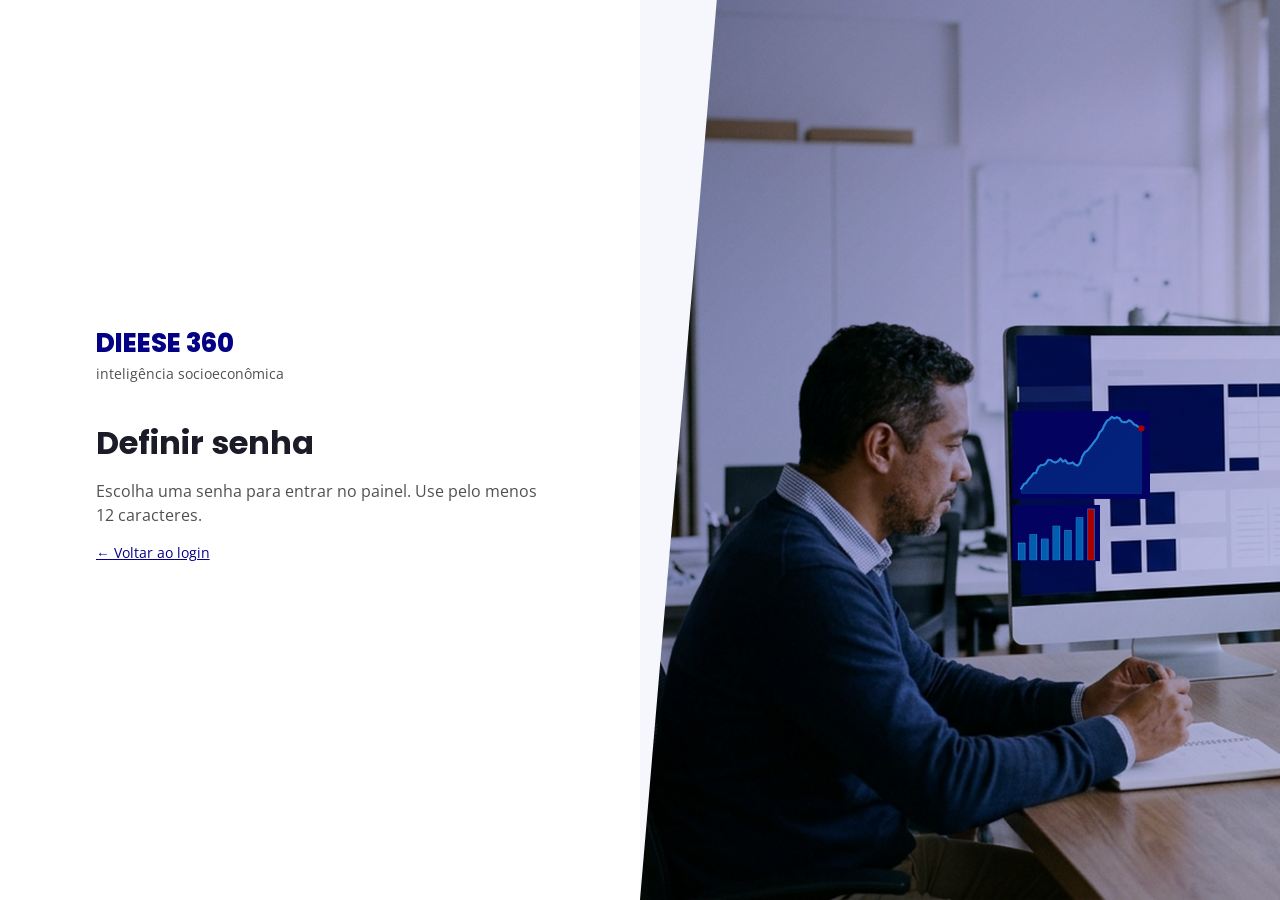
<file: frontend/definir-senha.html>
<!doctype html>
<html lang="pt-BR">
<head>
  <meta charset="utf-8">
  <meta name="viewport" content="width=device-width, initial-scale=1, viewport-fit=cover">
  <meta name="robots" content="noindex">
  <title>Definir senha · DIEESE 360</title>
  <meta name="theme-color" content="#030086">
  <meta name="color-scheme" content="light">
  <link rel="icon" type="image/png" sizes="32x32" href="assets/icons/favicon-32x32.png">
  <link rel="icon" type="image/png" sizes="16x16" href="assets/icons/favicon-16x16.png">
  <link rel="shortcut icon" href="assets/icons/favicon.ico">
  <link rel="apple-touch-icon" sizes="180x180" href="assets/icons/favicon.png">
  <link rel="preconnect" href="https://fonts.googleapis.com">
  <link rel="preconnect" href="https://fonts.gstatic.com" crossorigin>
  <link href="https://fonts.googleapis.com/css2?family=Open+Sans:wght@400;600&family=Poppins:wght@600;700;800&display=swap" rel="stylesheet">
  <link rel="stylesheet" href="css/styles.css?v=20261026l">
</head>
<body>
  <main class="login">
    <section class="login-form" aria-labelledby="t-senha">
      <a class="marca" href="index.html" aria-label="Página inicial">
        <strong>DIEESE 360</strong>
        <span>inteligência socioeconômica</span>
      </a>
      <h1 id="t-senha" style="font-size:2rem">Definir senha</h1>
      <p style="color:var(--cinza-700)">Escolha uma senha para entrar no painel. Use pelo menos 12 caracteres.</p>

      <p id="msg" class="aviso" role="alert" hidden></p>

      <form id="form-senha" novalidate hidden>
        <div class="campo">
          <label for="nova">Nova senha</label>
          <input id="nova" type="password" autocomplete="new-password" minlength="12" required>
        </div>
        <div class="campo">
          <label for="confirma">Repita a senha</label>
          <input id="confirma" type="password" autocomplete="new-password" minlength="12" required>
        </div>
        <button class="btn btn-vermelho" type="submit" id="salvar" style="width:100%;justify-content:center">Salvar senha</button>
      </form>
      <p style="font-size:.85rem"><a href="login.html">← Voltar ao login</a></p>
    </section>
    <aside class="login-lateral" aria-hidden="true"><div class="mancha"></div></aside>
  </main>
  <script src="js/vendor/supabase.js"></script>
  <script src="js/config.js?v=20261026l"></script>
  <script src="js/app.js?v=20261026l"></script>
  <script src="js/definir-senha.js?v=20261026l"></script>
</body>
</html>
</file>
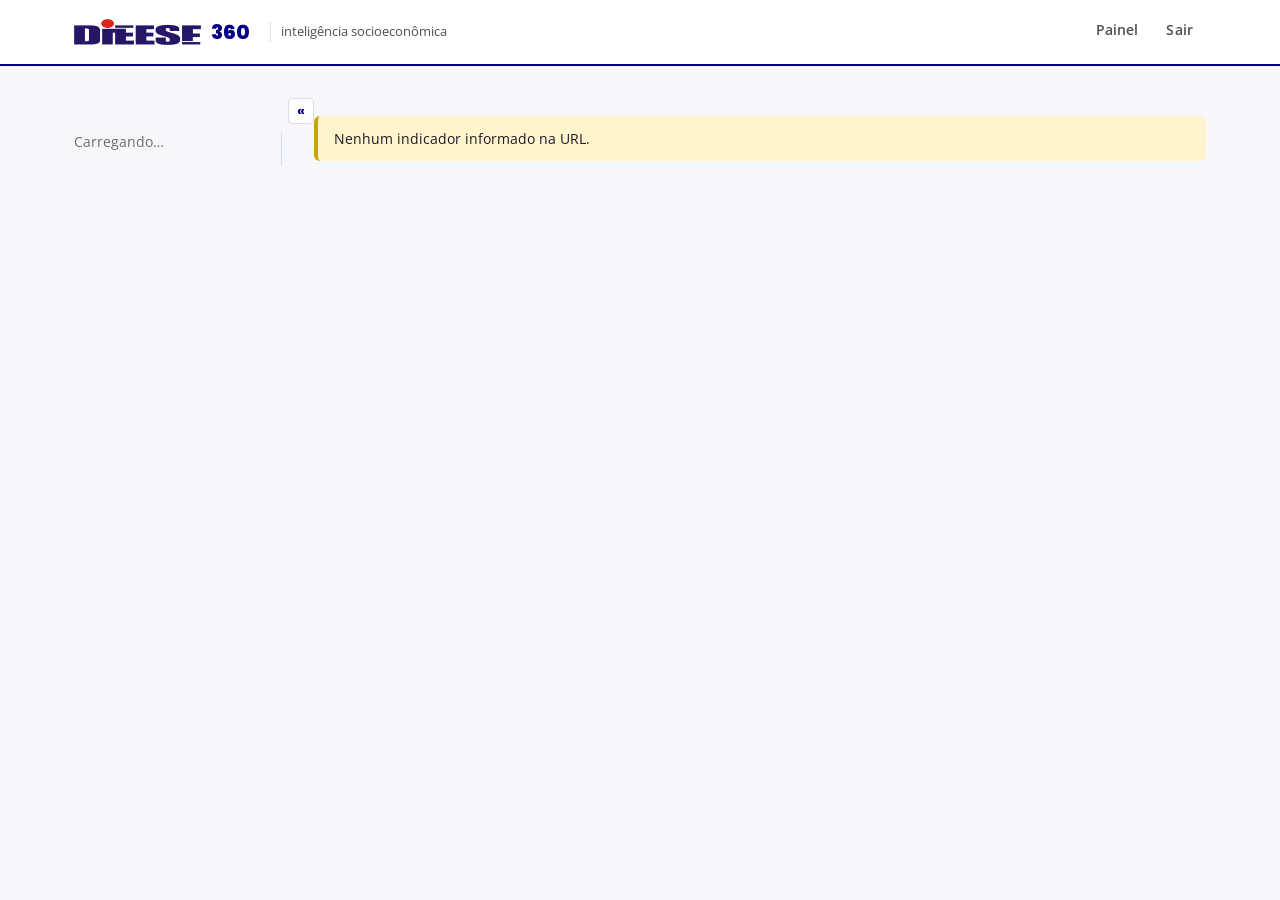
<file: frontend/indicador.html>
<!doctype html>
<html lang="pt-BR">
<head>
  <meta charset="utf-8">
  <meta name="viewport" content="width=device-width, initial-scale=1, viewport-fit=cover">
  <title>Indicador · DIEESE 360</title>
  <meta name="theme-color" content="#030086">
  <meta name="color-scheme" content="light">
  <link rel="icon" type="image/png" sizes="32x32" href="assets/icons/favicon-32x32.png">
  <link rel="icon" type="image/png" sizes="16x16" href="assets/icons/favicon-16x16.png">
  <link rel="shortcut icon" href="assets/icons/favicon.ico">
  <link rel="apple-touch-icon" sizes="180x180" href="assets/icons/favicon.png">
  <link rel="preconnect" href="https://fonts.googleapis.com">
  <link rel="preconnect" href="https://fonts.gstatic.com" crossorigin>
  <link href="https://fonts.googleapis.com/css2?family=Open+Sans:wght@400;600;700&family=Poppins:wght@600;700;800&display=swap" rel="stylesheet">
  <link rel="stylesheet" href="css/styles.css?v=20261026l">
</head>
<body>
  <header class="cabecalho">
    <div class="container">
      <a class="marca-topo" href="index.html">
        <img src="assets/brand/logo-dieese-wordmark.png" alt="DIEESE" width="117" height="24">
        <strong>360</strong>
        <span>inteligência socioeconômica</span>
      </a>
      <nav class="nav-topo">
        <span id="usuario-nome" style="color:var(--cinza-700);font-size:.88rem"></span>
        <a class="nav-link" id="link-painel" href="painel.html">Painel</a>
        <a href="#" id="sair" hidden>Sair</a>
      </nav>
    </div>
  </header>

  <div class="container layout-lateral">
    <div class="barra-lateral-caixa">
      <button type="button" class="lateral-recolher" id="lateral-recolher" aria-expanded="true" aria-controls="barra-lateral" title="Recolher/expandir menu">«</button>
      <nav class="barra-lateral" id="barra-lateral" aria-label="Indicadores por dimensão">
        <p class="lateral-carregando">Carregando…</p>
      </nav>
    </div>
    <main class="conteudo-indicador" id="conteudo-indicador">
      <p class="lateral-carregando">Carregando indicador…</p>
    </main>
  </div>

  <script src="js/vendor/supabase.js"></script>
  <script src="js/vendor/xlsx-js-style.js"></script>
  <script src="js/config.js?v=20261026l"></script>
  <script src="js/app.js?v=20261026l"></script>
  <script src="js/dados.js?v=20261026l"></script>
  <script src="js/grafico-linha.js?v=20261026l"></script>
  <script src="js/mapa-uf.js?v=20261026l"></script>
  <script src="js/barra-lateral.js?v=20261026l"></script>
  <script src="js/exportar-excel.js?v=20261026l"></script>
  <script src="js/animacao-dash.js?v=20261026l"></script>
  <script src="js/pagina-indicador.js?v=20261026l"></script>
</body>
</html>
</file>
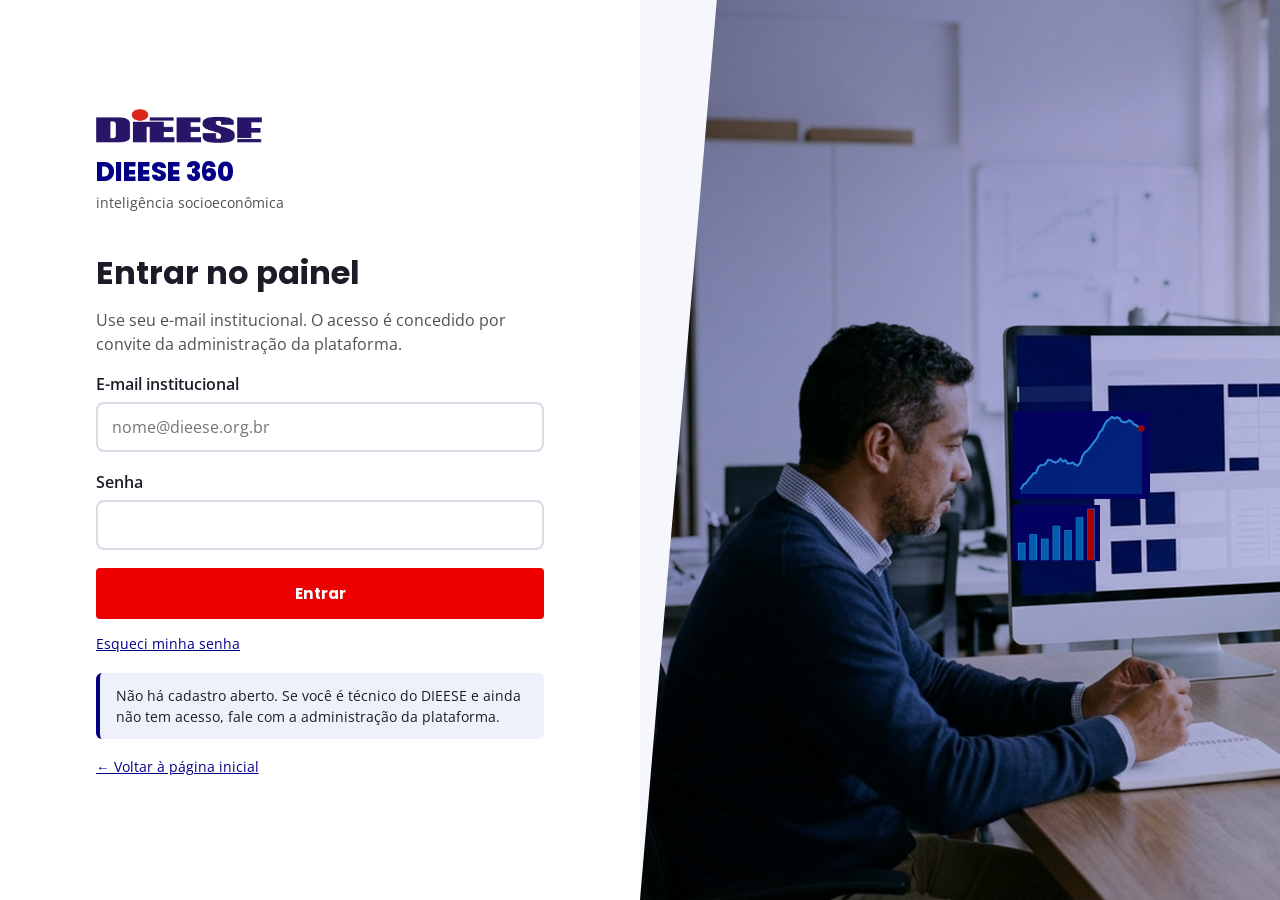
<file: frontend/login.html>
<!doctype html>
<html lang="pt-BR">
<head>
  <meta charset="utf-8">
  <meta name="viewport" content="width=device-width, initial-scale=1, viewport-fit=cover">
  <meta name="robots" content="noindex">
  <title>Entrar · DIEESE 360</title>
  <meta name="theme-color" content="#030086">
  <meta name="color-scheme" content="light">
  <link rel="icon" type="image/png" sizes="32x32" href="assets/icons/favicon-32x32.png">
  <link rel="icon" type="image/png" sizes="16x16" href="assets/icons/favicon-16x16.png">
  <link rel="shortcut icon" href="assets/icons/favicon.ico">
  <link rel="apple-touch-icon" sizes="180x180" href="assets/icons/favicon.png">
  <link rel="preconnect" href="https://fonts.googleapis.com">
  <link rel="preconnect" href="https://fonts.gstatic.com" crossorigin>
  <link href="https://fonts.googleapis.com/css2?family=Open+Sans:wght@400;600&family=Poppins:wght@600;700;800&display=swap" rel="stylesheet">
  <link rel="stylesheet" href="css/styles.css?v=20261026l">
</head>
<body>
  <main class="login">
    <section class="login-form" aria-labelledby="t-login">
      <a class="marca" href="index.html" aria-label="Voltar à página inicial">
        <img src="assets/brand/logo-dieese-wordmark.png" alt="DIEESE" width="166" height="34">
        <strong>DIEESE 360</strong>
        <span>inteligência socioeconômica</span>
      </a>
      <h1 id="t-login" style="font-size:2rem">Entrar no painel</h1>
      <p style="color:var(--cinza-700)">Use seu e-mail institucional. O acesso é concedido por convite da administração da plataforma.</p>

      <p id="msg" class="aviso" role="alert" hidden></p>

      <form id="form-login" novalidate>
        <div class="campo">
          <label for="email">E-mail institucional</label>
          <input id="email" name="email" type="email" autocomplete="username" placeholder="nome@dieese.org.br" required>
        </div>
        <div class="campo">
          <label for="senha">Senha</label>
          <input id="senha" name="senha" type="password" autocomplete="current-password" required>
        </div>
        <button class="btn btn-vermelho" type="submit" id="entrar" style="width:100%;justify-content:center">Entrar</button>
        <p style="margin:14px 0 0;font-size:.9rem"><a href="#" id="esqueci">Esqueci minha senha</a></p>
      </form>

      <p class="aviso">Não há cadastro aberto. Se você é técnico do DIEESE e ainda não tem acesso, fale com a administração da plataforma.</p>
      <p style="font-size:.85rem"><a href="index.html">← Voltar à página inicial</a></p>
    </section>
    <aside class="login-lateral" aria-hidden="true"><div class="mancha"></div></aside>
  </main>
  <script src="js/vendor/supabase.js"></script>
  <script src="js/config.js?v=20261026l"></script>
  <script src="js/app.js?v=20261026l"></script>
  <script src="js/login.js?v=20261026l"></script>
</body>
</html>
</file>
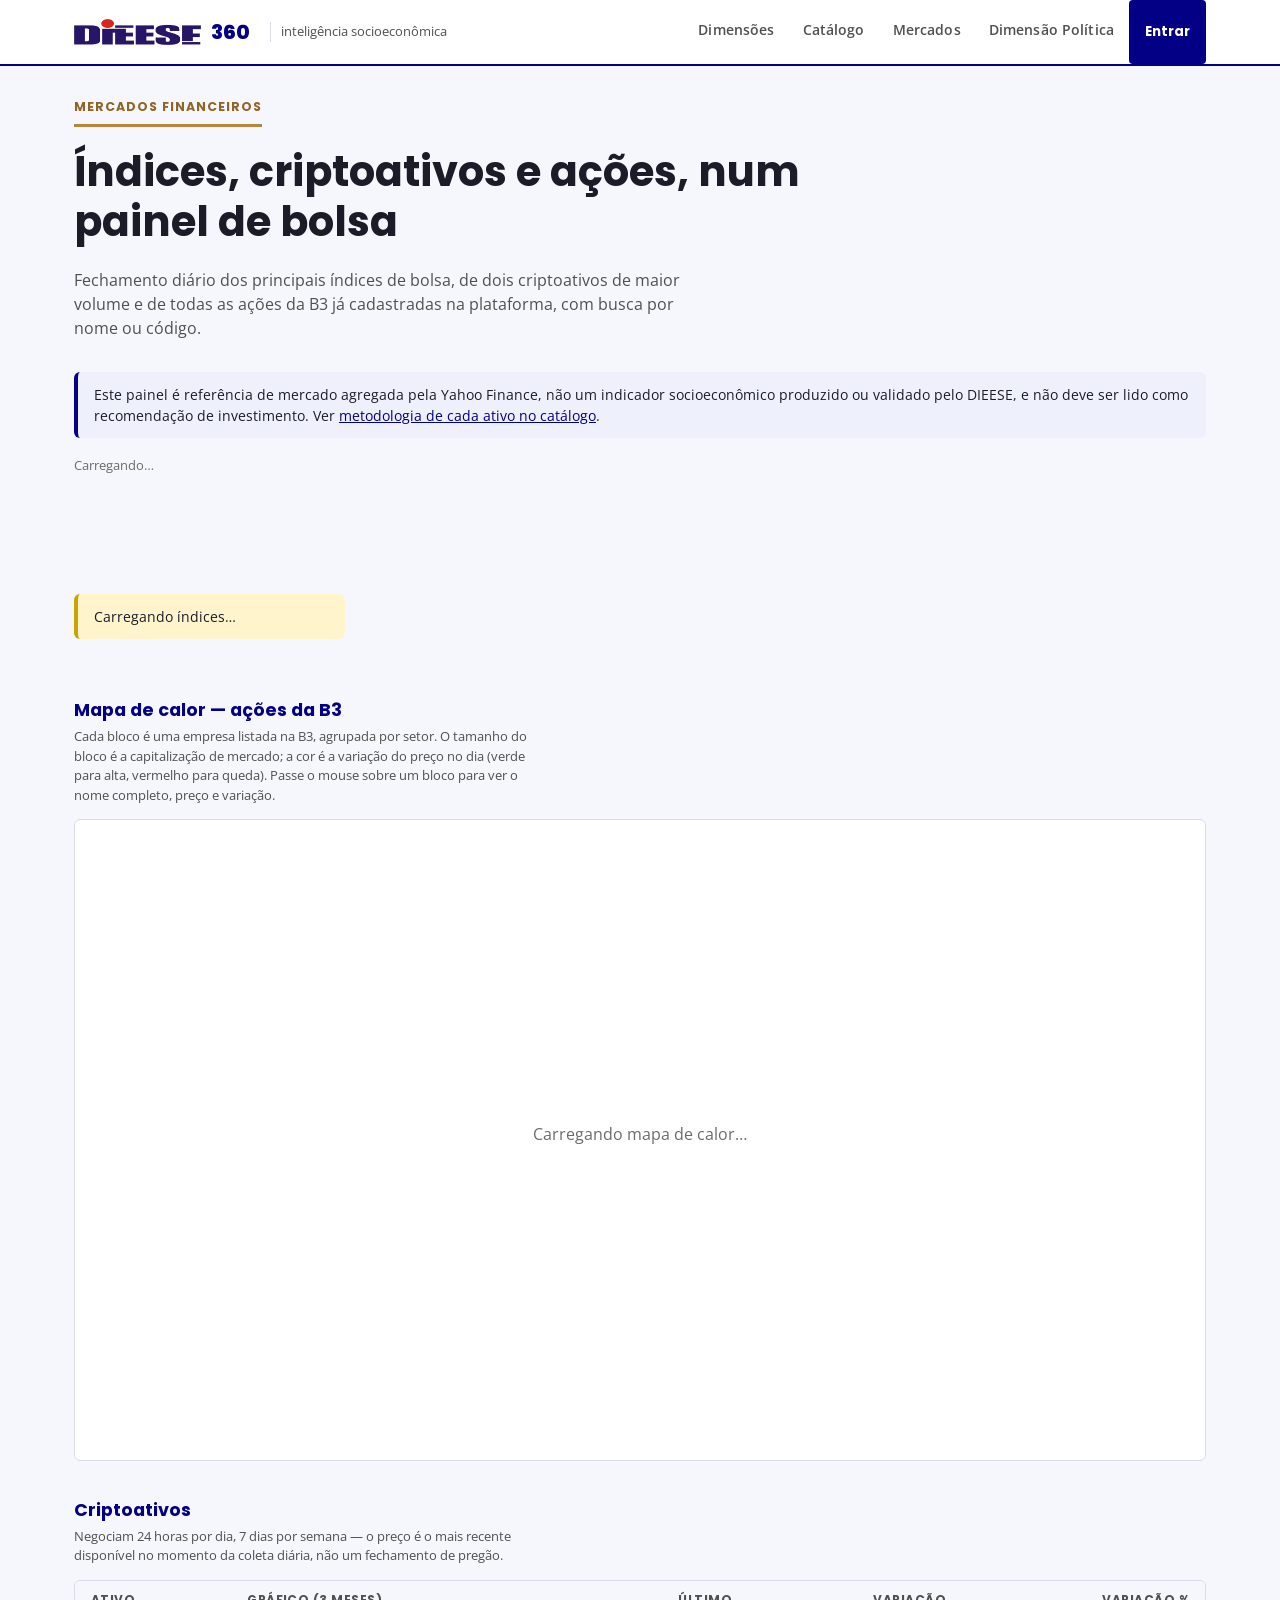
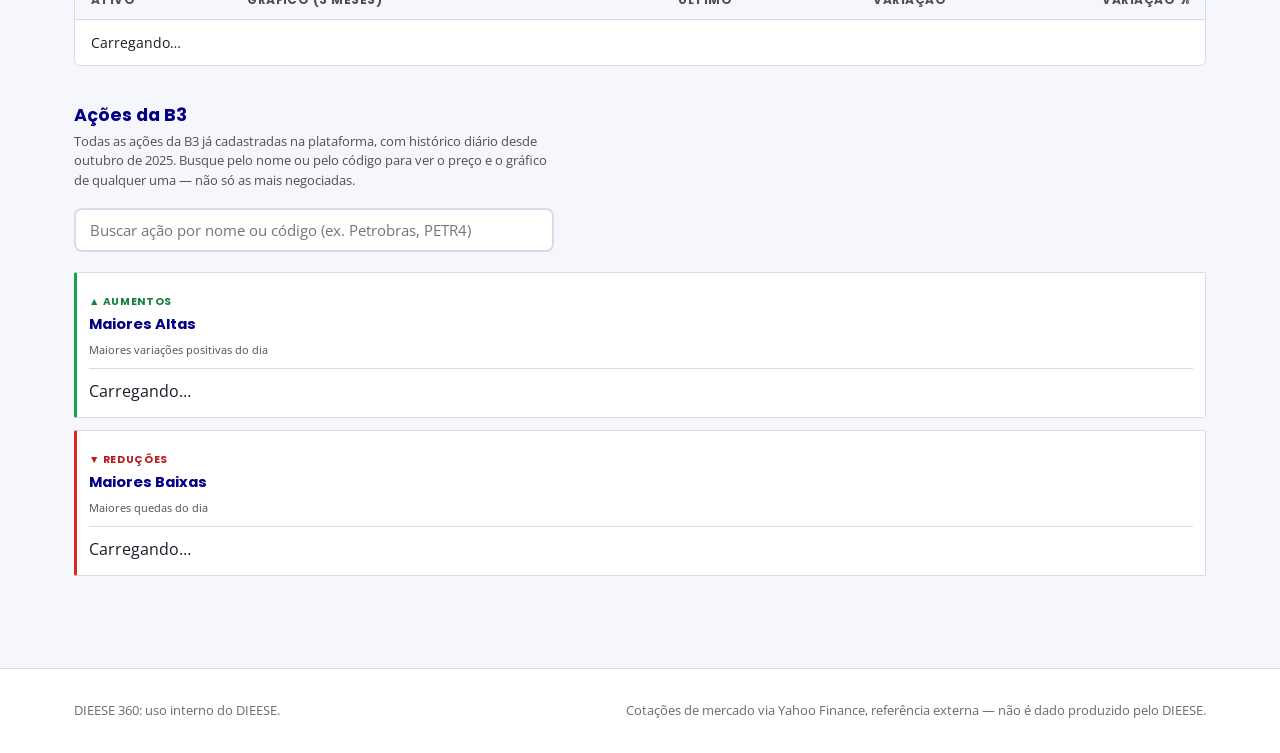
<file: frontend/mercados.html>
<!doctype html>
<html lang="pt-BR">
<head>
  <meta charset="utf-8">
  <meta name="viewport" content="width=device-width, initial-scale=1, viewport-fit=cover">
  <title>Mercados financeiros · DIEESE 360</title>
  <meta name="description" content="Índices de bolsa, criptoativos e ações da B3 com fechamento diário — painel de referência de mercado, não produzido pelo DIEESE.">
  <meta name="theme-color" content="#030086">
  <meta name="color-scheme" content="light">
  <link rel="icon" type="image/png" sizes="32x32" href="assets/icons/favicon-32x32.png">
  <link rel="icon" type="image/png" sizes="16x16" href="assets/icons/favicon-16x16.png">
  <link rel="shortcut icon" href="assets/icons/favicon.ico">
  <link rel="apple-touch-icon" sizes="180x180" href="assets/icons/favicon.png">
  <link rel="preconnect" href="https://fonts.googleapis.com">
  <link rel="preconnect" href="https://fonts.gstatic.com" crossorigin>
  <link href="https://fonts.googleapis.com/css2?family=Open+Sans:wght@400;600;700&family=Poppins:wght@600;700;800&display=swap" rel="stylesheet">
  <link rel="stylesheet" href="css/styles.css?v=20261026l">
</head>
<body>
  <header class="cabecalho">
    <div class="container">
      <a class="marca-topo" href="index.html">
        <img src="assets/brand/logo-dieese-wordmark.png" alt="DIEESE" width="117" height="24">
        <strong>360</strong>
        <span>inteligência socioeconômica</span>
      </a>
      <nav class="nav-topo">
        <a class="nav-link" href="index.html#dimensoes">Dimensões</a>
        <a class="nav-link" href="catalogo.html">Catálogo</a>
        <a class="nav-link nav-link-amplo" href="mercados.html" aria-current="page">Mercados</a>
        <a class="nav-link nav-link-amplo" href="politica.html">Dimensão Política</a>
        <a class="btn btn-primario btn-pequeno" href="login.html">Entrar</a>
      </nav>
    </div>
  </header>

  <section class="secao mercados-intro">
    <div class="container">
      <span class="hero-rotulo">Mercados financeiros</span>
      <h1 style="font-size:clamp(1.8rem,4vw,2.6rem);max-width:28ch">Índices, criptoativos e ações, num painel de bolsa</h1>
      <p class="lead" style="max-width:68ch">Fechamento diário dos principais índices de bolsa, de dois criptoativos de maior volume e de todas as ações da B3 já cadastradas na plataforma, com busca por nome ou código.</p>
      <p class="aviso">Este painel é referência de mercado agregada pela Yahoo Finance, não um indicador socioeconômico produzido ou validado pelo DIEESE, e não deve ser lido como recomendação de investimento. Ver <a href="catalogo.html">metodologia de cada ativo no catálogo</a>.</p>
      <p class="mercados-atualizado">Carregando…</p>
    </div>
  </section>

  <section class="secao">
    <div class="container">
      <div class="mercados-hero" id="mercados-hero">
        <p class="aviso demo">Carregando índices…</p>
      </div>

      <div class="mercados-grupo">
        <h2>Mapa de calor — ações da B3</h2>
        <p>Cada bloco é uma empresa listada na B3, agrupada por setor. O tamanho do bloco é a capitalização de mercado; a cor é a variação do preço no dia (verde para alta, vermelho para queda). Passe o mouse sobre um bloco para ver o nome completo, preço e variação.</p>
        <div class="mercados-mapa-caixa">
          <svg class="mercados-mapa-svg" id="mercados-mapa-svg" viewBox="0 0 1000 560" preserveAspectRatio="xMidYMid meet" role="img" aria-label="Mapa de calor de ações da B3 por setor e capitalização de mercado">
            <text x="500" y="280" text-anchor="middle" class="mercados-mapa-carregando">Carregando mapa de calor…</text>
          </svg>
        </div>
        <div id="mercados-amplitude-caixa"></div>
      </div>

      <div class="mercados-grupo">
        <h2>Criptoativos</h2>
        <p>Negociam 24 horas por dia, 7 dias por semana — o preço é o mais recente disponível no momento da coleta diária, não um fechamento de pregão.</p>
        <div class="mercados-tabela-caixa">
          <table class="mercados-tabela">
            <thead>
              <tr>
                <th>Ativo</th>
                <th>Gráfico (3 meses)</th>
                <th class="mercados-col-valor">Último</th>
                <th class="mercados-col-variacao">Variação</th>
                <th class="mercados-col-variacao">Variação %</th>
              </tr>
            </thead>
            <tbody id="mercados-corpo-cripto">
              <tr><td colspan="5">Carregando…</td></tr>
            </tbody>
          </table>
        </div>
      </div>

      <div class="mercados-grupo">
        <h2>Ações da B3</h2>
        <p>Todas as ações da B3 já cadastradas na plataforma, com histórico diário desde outubro de 2025. Busque pelo nome ou pelo código para ver o preço e o gráfico de qualquer uma — não só as mais negociadas.</p>

        <div class="mercados-busca-caixa">
          <label for="mercados-busca-acao" class="sr-only">Buscar ação por nome ou código</label>
          <input type="search" id="mercados-busca-acao" class="mercados-busca-input" placeholder="Buscar ação por nome ou código (ex. Petrobras, PETR4)" autocomplete="off">
          <div class="mercados-busca-resultados" id="mercados-busca-resultados" hidden></div>
        </div>

        <div class="mercados-acao-detalhe" id="mercados-acao-detalhe" hidden></div>

        <div class="resumo-variacoes mercados-ranking-b3" id="mercados-ranking-b3">
          <div class="variacoes-coluna-bloco altas">
            <div class="variacoes-cabecalho">
              <div class="variacoes-tag-topo tag-alta">▲ Aumentos</div>
              <h4>Maiores Altas</h4>
              <span class="variacoes-desc">Maiores variações positivas do dia</span>
            </div>
            <ul class="resumo-variacoes-lista" id="mercados-ranking-altas"><li>Carregando…</li></ul>
          </div>
          <div class="variacoes-coluna-bloco baixas">
            <div class="variacoes-cabecalho">
              <div class="variacoes-tag-topo tag-baixa">▼ Reduções</div>
              <h4>Maiores Baixas</h4>
              <span class="variacoes-desc">Maiores quedas do dia</span>
            </div>
            <ul class="resumo-variacoes-lista" id="mercados-ranking-baixas"><li>Carregando…</li></ul>
          </div>
        </div>
      </div>
    </div>
  </section>

  <footer class="rodape">
    <div class="container">
      <span>DIEESE 360: uso interno do DIEESE.</span>
      <span>Cotações de mercado via Yahoo Finance, referência externa — não é dado produzido pelo DIEESE.</span>
    </div>
  </footer>

  <script src="js/vendor/supabase.js"></script>
  <script src="js/config.js?v=20261026l"></script>
  <script src="js/app.js?v=20261026l"></script>
  <script src="js/dados.js?v=20261026l"></script>
  <script src="js/animacao-dash.js?v=20261026l"></script>
  <script src="js/treemap.js?v=20261026l"></script>
  <script src="js/grafico-linha.js?v=20261026l"></script>
  <script src="js/mercados.js?v=20261026l"></script>
</body>
</html>
</file>
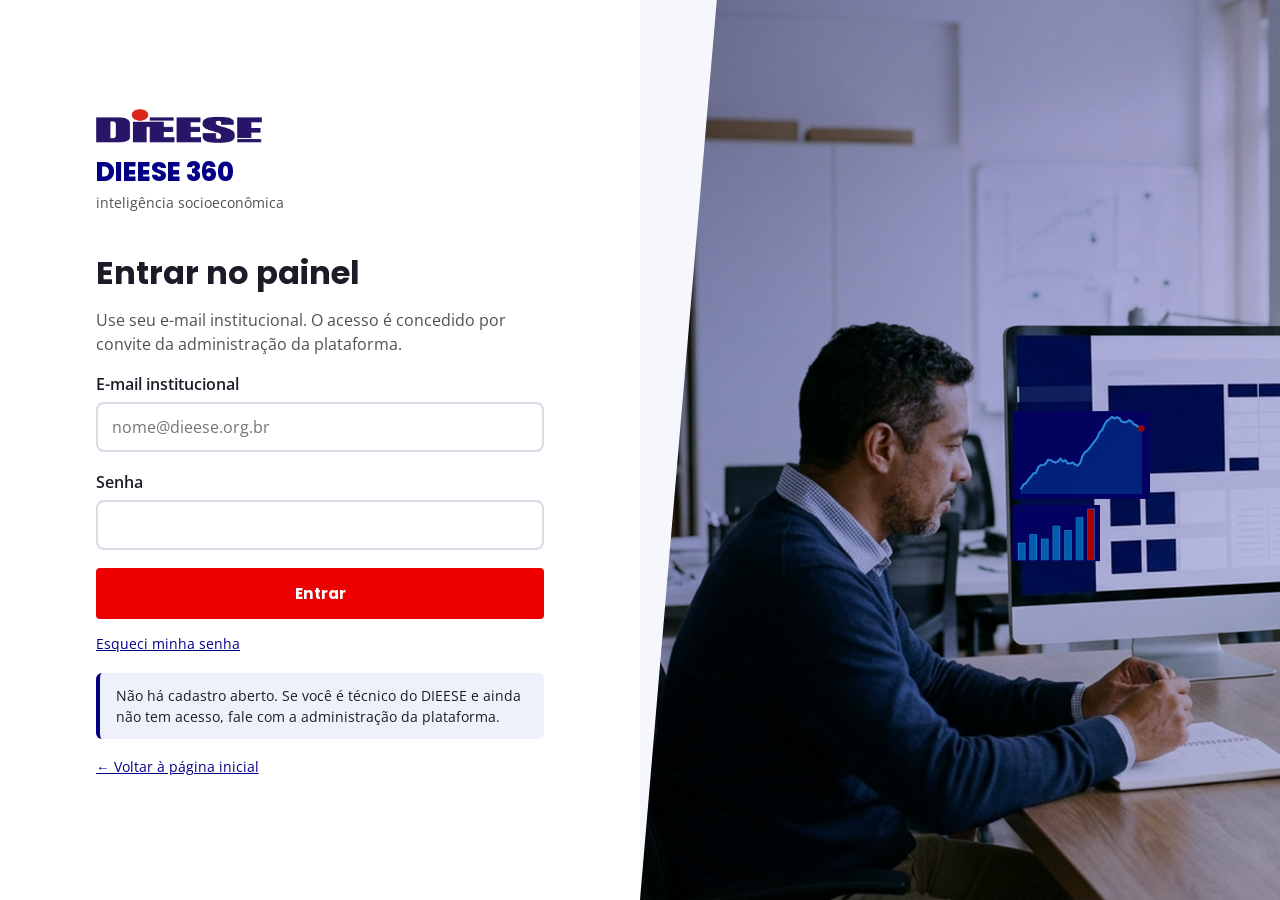
<file: frontend/meu-painel.html>
<!doctype html>
<html lang="pt-BR">
<head>
  <meta charset="utf-8">
  <meta name="viewport" content="width=device-width, initial-scale=1, viewport-fit=cover">
  <title>Meu painel · DIEESE 360</title>
  <meta name="robots" content="noindex">
  <meta name="theme-color" content="#030086">
  <meta name="color-scheme" content="light">
  <link rel="icon" type="image/png" sizes="32x32" href="assets/icons/favicon-32x32.png">
  <link rel="icon" type="image/png" sizes="16x16" href="assets/icons/favicon-16x16.png">
  <link rel="shortcut icon" href="assets/icons/favicon.ico">
  <link rel="apple-touch-icon" sizes="180x180" href="assets/icons/favicon.png">
  <link rel="preconnect" href="https://fonts.googleapis.com">
  <link rel="preconnect" href="https://fonts.gstatic.com" crossorigin>
  <link href="https://fonts.googleapis.com/css2?family=Open+Sans:wght@400;600;700&family=Poppins:wght@600;700;800&display=swap" rel="stylesheet">
  <link rel="stylesheet" href="css/vendor-gridstack.css?v=20261026l">
  <link rel="stylesheet" href="css/styles.css?v=20261026l">
</head>
<body>
  <header class="cabecalho">
    <div class="container">
      <a class="marca-topo" href="index.html">
        <img src="assets/brand/logo-dieese-wordmark.png" alt="DIEESE" width="117" height="24">
        <strong>360</strong>
        <span>painel interno</span>
      </a>
      <nav class="nav-topo">
        <a class="nav-link" href="painel.html">Indicadores</a>
        <a class="nav-link" href="catalogo.html">Catálogo</a>
        <a class="nav-link" href="rais.html">RAIS</a>
        <a class="nav-link" href="caged.html">Novo CAGED</a>
        <span id="usuario-nome" style="color:var(--cinza-700);font-size:.88rem"></span>
        <a href="#" id="sair">Sair</a>
      </nav>
    </div>
  </header>

  <section class="secao" style="padding-bottom:0">
    <div class="container meupainel-topo">
      <div>
        <span class="hero-rotulo"><img src="assets/meupainel/icone-meu-painel.png" alt="" width="18" height="18" style="vertical-align:middle;margin-right:6px;border-radius:4px" aria-hidden="true">Montagem customizada</span>
        <h1 style="font-size:clamp(1.6rem,3.6vw,2.2rem)">Meu painel</h1>
        <p class="lead" style="margin-bottom:0">Escolha indicadores, arraste para reordenar e redimensione cada cartão. O layout fica salvo na sua conta.</p>
      </div>
      <div class="meupainel-acoes">
        <select id="meupainel-seletor" class="meupainel-seletor" aria-label="Adicionar indicador ao painel">
          <option value="">+ Adicionar indicador…</option>
        </select>
        <button type="button" class="btn btn-vermelho btn-pequeno" id="meupainel-salvar">Salvar painel</button>
      </div>
    </div>
  </section>

  <section class="secao">
    <div class="container">
      <p id="meupainel-status" class="aviso" role="status" hidden></p>
      <div class="grid-stack" id="meupainel-grid"></div>
      <p id="meupainel-vazio" class="aviso demo">Seu painel está vazio. Use o seletor acima para adicionar o primeiro indicador.</p>
    </div>
  </section>

  <script src="js/vendor/supabase.js"></script>
  <script src="js/vendor/gridstack.js"></script>
  <script src="js/config.js?v=20261026l"></script>
  <script src="js/app.js?v=20261026l"></script>
  <script src="js/dados.js?v=20261026l"></script>
  <script src="js/grafico-linha.js?v=20261026l"></script>
  <script src="js/meu-painel.js?v=20261026l"></script>
</body>
</html>
</file>
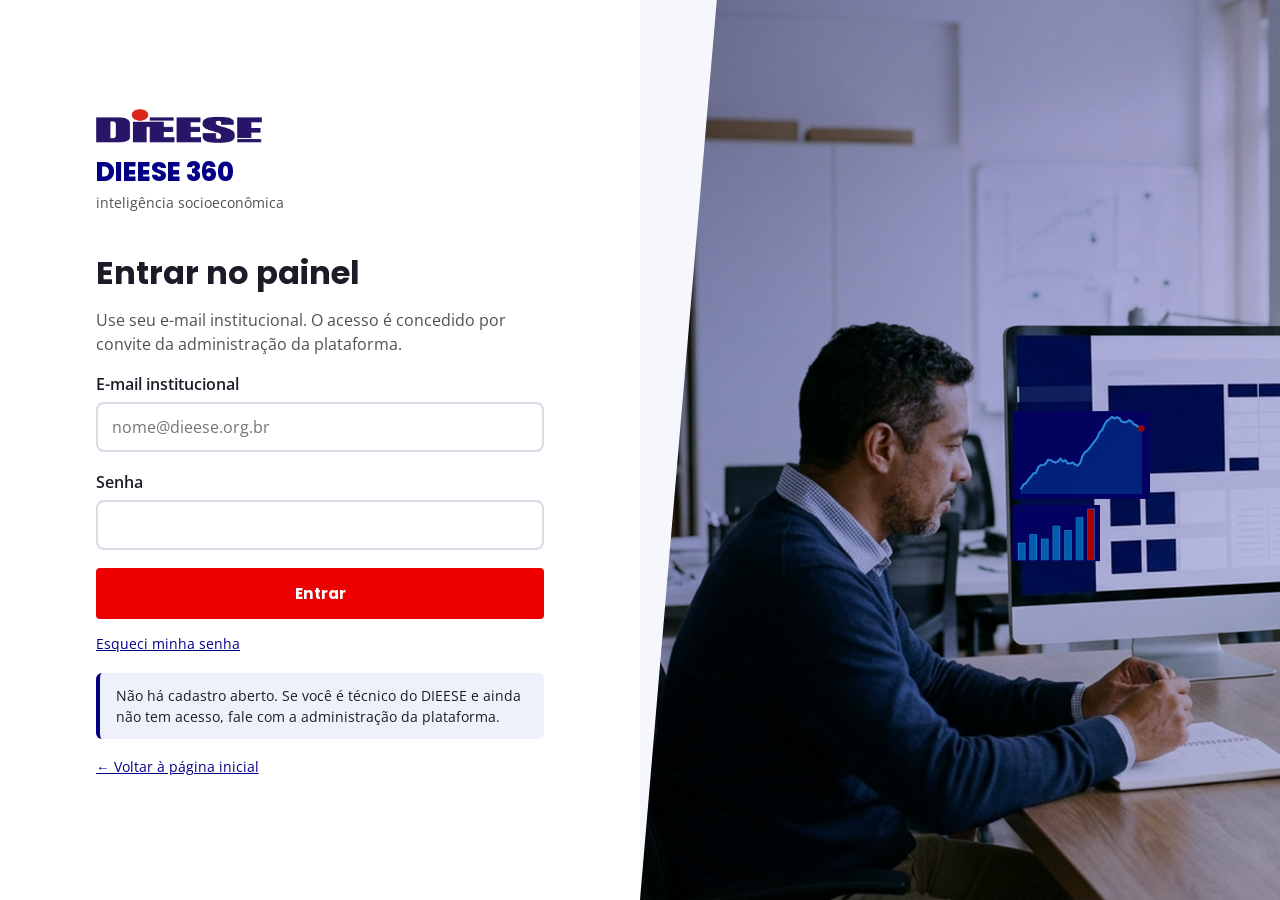
<file: frontend/painel.html>
<!doctype html>
<html lang="pt-BR">
<head>
  <meta charset="utf-8">
  <meta name="viewport" content="width=device-width, initial-scale=1, viewport-fit=cover">
  <meta name="robots" content="noindex">
  <title>Painel · DIEESE 360</title>
  <meta name="theme-color" content="#030086">
  <meta name="color-scheme" content="light">
  <link rel="icon" type="image/png" sizes="32x32" href="assets/icons/favicon-32x32.png">
  <link rel="icon" type="image/png" sizes="16x16" href="assets/icons/favicon-16x16.png">
  <link rel="shortcut icon" href="assets/icons/favicon.ico">
  <link rel="apple-touch-icon" sizes="180x180" href="assets/icons/favicon.png">
  <link rel="preconnect" href="https://fonts.googleapis.com">
  <link rel="preconnect" href="https://fonts.gstatic.com" crossorigin>
  <link href="https://fonts.googleapis.com/css2?family=Open+Sans:wght@400;600;700&family=Poppins:wght@600;700;800&display=swap" rel="stylesheet">
  <link rel="stylesheet" href="css/styles.css?v=20261026l">
</head>
<body>
  <header class="cabecalho">
    <div class="container">
      <a class="marca-topo" href="index.html">
        <img src="assets/brand/logo-dieese-wordmark.png" alt="DIEESE" width="117" height="24">
        <strong>360</strong>
        <span>painel interno</span>
      </a>
      <nav class="nav-topo">
        <a class="nav-link" href="meu-painel.html">Meu painel</a>
        <a class="nav-link" href="catalogo.html">Catálogo</a>
        <a class="nav-link" href="rais.html">RAIS</a>
        <a class="nav-link" href="caged.html">Novo CAGED</a>
        <span id="usuario-nome" style="color:var(--cinza-700);font-size:.88rem"></span>
        <a href="#" id="sair">Sair</a>
      </nav>
    </div>
  </header>

  <div class="container layout-lateral">
    <div class="barra-lateral-caixa">
      <button type="button" class="lateral-recolher" id="lateral-recolher" aria-expanded="true" aria-controls="barra-lateral" title="Recolher/expandir menu">«</button>
      <nav class="barra-lateral" id="barra-lateral" aria-label="Indicadores por dimensão">
        <p class="lateral-carregando">Carregando…</p>
      </nav>
    </div>
    <main class="conteudo-indicador" id="conteudo-painel">
      <h1 style="margin-bottom:4px">Indicadores por dimensão</h1>
      <p class="lead" style="margin-bottom:28px">Todos os indicadores publicados. Use o menu à esquerda para ir direto a um indicador, ou role a página: cada dimensão tem sua seção, com um cartão por indicador. Clique num cartão para abrir a página completa (gráfico, tabela, infográfico e exportação).</p>
      <div id="secoes-dimensao"></div>
    </main>
  </div>

  <script src="js/vendor/supabase.js"></script>
  <script src="js/config.js?v=20261026l"></script>
  <script src="js/app.js?v=20261026l"></script>
  <script src="js/dados.js?v=20261026l"></script>
  <script src="js/barra-lateral.js?v=20261026l"></script>
  <script src="js/animacao-dash.js?v=20261026l"></script>
  <script src="js/painel.js?v=20261026l"></script>
</body>
</html>
</file>
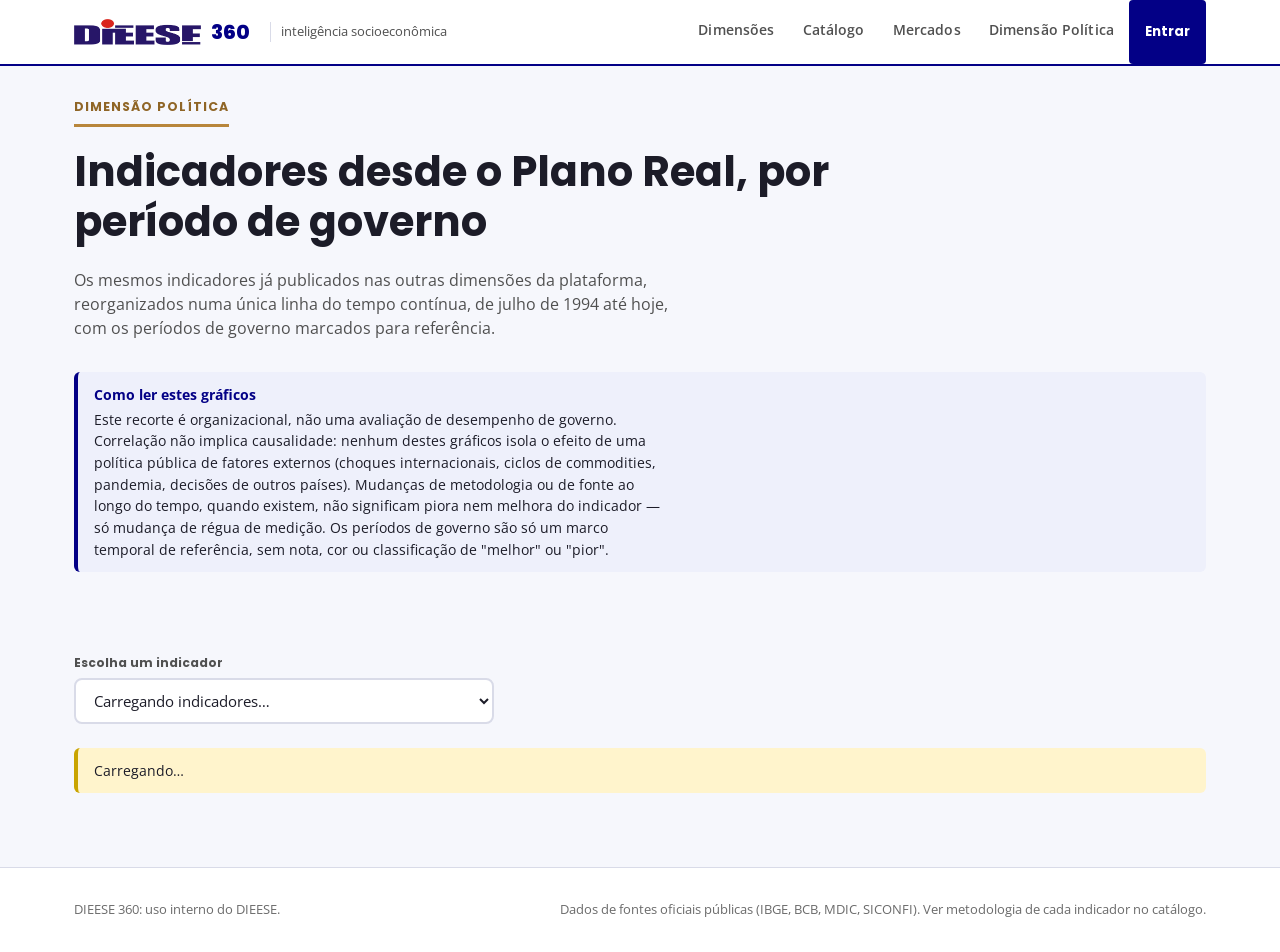
<file: frontend/politica.html>
<!doctype html>
<html lang="pt-BR">
<head>
  <meta charset="utf-8">
  <meta name="viewport" content="width=device-width, initial-scale=1, viewport-fit=cover">
  <title>Dimensão Política · DIEESE 360</title>
  <meta name="description" content="Indicadores socioeconômicos já publicados na plataforma, segmentados por período de governo desde o início do Plano Real (1994).">
  <meta name="theme-color" content="#030086">
  <meta name="color-scheme" content="light">
  <link rel="icon" type="image/png" sizes="32x32" href="assets/icons/favicon-32x32.png">
  <link rel="icon" type="image/png" sizes="16x16" href="assets/icons/favicon-16x16.png">
  <link rel="shortcut icon" href="assets/icons/favicon.ico">
  <link rel="apple-touch-icon" sizes="180x180" href="assets/icons/favicon.png">
  <link rel="preconnect" href="https://fonts.googleapis.com">
  <link rel="preconnect" href="https://fonts.gstatic.com" crossorigin>
  <link href="https://fonts.googleapis.com/css2?family=Open+Sans:wght@400;600;700&family=Poppins:wght@600;700;800&display=swap" rel="stylesheet">
  <link rel="stylesheet" href="css/styles.css?v=20261026l">
</head>
<body>
  <header class="cabecalho">
    <div class="container">
      <a class="marca-topo" href="index.html">
        <img src="assets/brand/logo-dieese-wordmark.png" alt="DIEESE" width="117" height="24">
        <strong>360</strong>
        <span>inteligência socioeconômica</span>
      </a>
      <nav class="nav-topo">
        <a class="nav-link" href="index.html#dimensoes">Dimensões</a>
        <a class="nav-link" href="catalogo.html">Catálogo</a>
        <a class="nav-link nav-link-amplo" href="mercados.html">Mercados</a>
        <a class="nav-link nav-link-amplo" href="politica.html" aria-current="page">Dimensão Política</a>
        <a class="btn btn-primario btn-pequeno" href="login.html">Entrar</a>
      </nav>
    </div>
  </header>

  <section class="secao politica-intro">
    <div class="container">
      <span class="hero-rotulo">Dimensão Política</span>
      <h1 style="font-size:clamp(1.8rem,4vw,2.6rem);max-width:30ch">Indicadores desde o Plano Real, por período de governo</h1>
      <p class="lead" style="max-width:68ch">Os mesmos indicadores já publicados nas outras dimensões da plataforma, reorganizados numa única linha do tempo contínua, de julho de 1994 até hoje, com os períodos de governo marcados para referência.</p>
      <div class="aviso politica-aviso">
        <strong>Como ler estes gráficos</strong>
        <p>Este recorte é organizacional, não uma avaliação de desempenho de governo. Correlação não implica causalidade: nenhum destes gráficos isola o efeito de uma política pública de fatores externos (choques internacionais, ciclos de commodities, pandemia, decisões de outros países). Mudanças de metodologia ou de fonte ao longo do tempo, quando existem, não significam piora nem melhora do indicador — só mudança de régua de medição. Os períodos de governo são só um marco temporal de referência, sem nota, cor ou classificação de "melhor" ou "pior".</p>
      </div>
    </div>
  </section>

  <section class="secao">
    <div class="container">
      <div class="politica-controles">
        <label for="politica-seletor">Escolha um indicador</label>
        <select id="politica-seletor" class="politica-seletor">
          <option>Carregando indicadores…</option>
        </select>
      </div>
      <div id="politica-corpo">
        <p class="aviso demo">Carregando…</p>
      </div>
    </div>
  </section>

  <footer class="rodape">
    <div class="container">
      <span>DIEESE 360: uso interno do DIEESE.</span>
      <span>Dados de fontes oficiais públicas (IBGE, BCB, MDIC, SICONFI). Ver metodologia de cada indicador no catálogo.</span>
    </div>
  </footer>

  <script src="js/vendor/supabase.js"></script>
  <script src="js/config.js?v=20261026l"></script>
  <script src="js/app.js?v=20261026l"></script>
  <script src="js/dados.js?v=20261026l"></script>
  <script src="js/grafico-linha.js?v=20261026l"></script>
  <script src="js/politica.js?v=20261026l"></script>
</body>
</html>
</file>
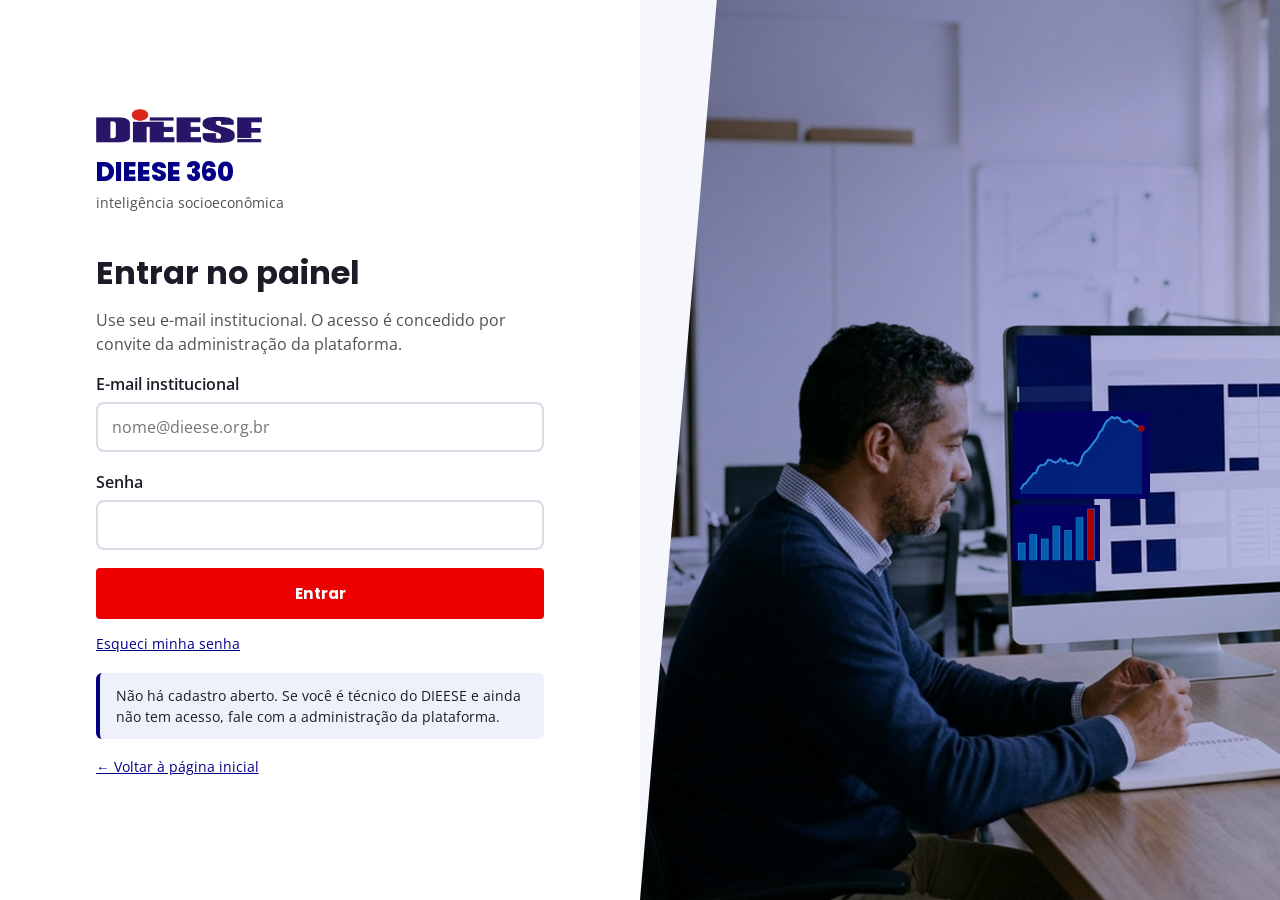
<file: frontend/rais.html>
<!doctype html>
<html lang="pt-BR">
<head>
  <meta charset="utf-8">
  <meta name="viewport" content="width=device-width, initial-scale=1, viewport-fit=cover">
  <meta name="robots" content="noindex">
  <title>RAIS · DIEESE 360</title>
  <meta name="theme-color" content="#030086">
  <meta name="color-scheme" content="light">
  <link rel="icon" type="image/png" sizes="32x32" href="assets/icons/favicon-32x32.png">
  <link rel="icon" type="image/png" sizes="16x16" href="assets/icons/favicon-16x16.png">
  <link rel="shortcut icon" href="assets/icons/favicon.ico">
  <link rel="apple-touch-icon" sizes="180x180" href="assets/icons/favicon.png">
  <link rel="preconnect" href="https://fonts.googleapis.com">
  <link rel="preconnect" href="https://fonts.gstatic.com" crossorigin>
  <link href="https://fonts.googleapis.com/css2?family=Open+Sans:wght@400;600;700&family=Poppins:wght@600;700;800&display=swap" rel="stylesheet">
  <link rel="stylesheet" href="css/styles.css?v=20261026l">
</head>
<body>
  <header class="cabecalho">
    <div class="container">
      <a class="marca-topo" href="index.html">
        <img src="assets/brand/logo-dieese-wordmark.png" alt="DIEESE" width="117" height="24">
        <strong>360</strong>
        <span>painel interno</span>
      </a>
      <nav class="nav-topo">
        <a class="nav-link" href="painel.html">Painel</a>
        <a class="nav-link" href="meu-painel.html">Meu painel</a>
        <a class="nav-link" href="catalogo.html">Catálogo</a>
        <a class="nav-link" href="rais.html" aria-current="page">RAIS</a>
        <a class="nav-link" href="caged.html">Novo CAGED</a>
        <span id="usuario-nome" style="color:var(--cinza-700);font-size:.88rem"></span>
        <a href="#" id="sair">Sair</a>
      </nav>
    </div>
  </header>

  <section class="secao" style="padding-bottom:0">
    <div class="container">
      <span class="hero-rotulo">Microdado completo</span>
      <h1 style="font-size:clamp(1.8rem,4vw,2.6rem);max-width:28ch">RAIS — vínculos formais, registro por registro</h1>
      <p class="lead">Explore o estoque de vínculos formais ativos em 31/12 por UF, ocupação, setor de atividade ou perfil (sexo e faixa etária), com remuneração nominal e deflacionada pelo IPCA. Cruzamento calculado no banco de dados, não no navegador.</p>
    </div>
  </section>

  <section class="secao">
    <div class="container">
      <div class="micro-controles">
        <div class="micro-campo">
          <label for="micro-corte">Ver por</label>
          <select id="micro-corte" class="meupainel-seletor">
            <option value="uf">UF</option>
            <option value="cbo">Ocupação (grande grupo CBO)</option>
            <option value="cnae">Setor (divisão CNAE)</option>
            <option value="sexo">Sexo e faixa etária</option>
          </select>
        </div>
        <div class="micro-campo" id="micro-campo-uf">
          <label for="micro-uf">Filtrar por UF</label>
          <select id="micro-uf" class="meupainel-seletor">
            <option value="">Todas as UFs</option>
          </select>
        </div>
      </div>
      <p class="micro-aviso" id="micro-status" aria-live="polite"></p>
      <div class="catalogo-tabela-caixa">
        <table class="catalogo-tabela" id="micro-tabela">
          <thead><tr id="micro-cabecalho"></tr></thead>
          <tbody id="micro-corpo"><tr><td>Carregando…</td></tr></tbody>
        </table>
      </div>
      <p class="micro-nota">Remuneração de dezembro de 2024, só vínculos ativos em 31/12. Valor real deflacionado pelo IPCA (número-índice derivado da série já publicada, base jan/2020) — deflator provisório, não confirmado como o que o próprio DIEESE usa para rendimentos.</p>
    </div>
  </section>

  <script src="js/vendor/supabase.js"></script>
  <script src="js/config.js?v=20261026l"></script>
  <script src="js/app.js?v=20261026l"></script>
  <script src="js/dados.js?v=20261026l"></script>
  <script src="js/microdados.js?v=20261026l"></script>
  <script src="js/rais.js?v=20261026l"></script>
</body>
</html>
</file>
<file: frontend/css/styles.css>
/* DIEESE 360 — identidade visual herdada de painel_saude_mental/painel-web
   (mesmos tokens de marca, ver ADR 0005) + componentes novos deste painel:
   ticker, cartão giratório (flip in-place), sparkline, mapa coroplético por UF. */

:root {
  --azul: #030086;
  --azul-hover: #0a0aa8;
  --azul-50: #eef0fb;
  --azul-100: #dfe3f7;
  --azul-300: #8d93d6;
  --vermelho: #ec0000;
  --ink: #1c1c28;
  --cinza-700: #505050;
  --cinza-500: #6b6b6b;
  --linha: #d9dbe8;
  --fundo: #ffffff;
  --fundo-suave: #f6f7fc;
  --verde: #1b6b3a;
  --verde-50: #e6f3ea;
  /* Dourado/ocre — cor editorial secundária (2026-10-14, a pedido do
     responsável do projeto: "fique à vontade para usar outras cores que
     tem a ver com a paleta do DIEESE"). Usado para o kicker do hero e como
     segunda cor categórica de dimensão — nunca para status positivo/negativo
     (isso continua sendo --status-*, fixo). */
  --ouro: #b8863b;
  --ouro-hover: #8f6526;
  --ouro-50: #fbf2e1;
  --ouro-100: #f3e3c4;
  --raio: 6px;
  --sombra: 0 1px 2px rgba(3, 0, 134, .06);
  --fonte-titulo: "Poppins", "Segoe UI", Arial, sans-serif;
  --fonte-texto: "Open Sans", "Segoe UI", Arial, sans-serif;

  /* Sequencial (magnitude) — uma só família de cor, claro->escuro, reaproveitando
     os mesmos tokens de marca acima (nenhuma cor nova inventada). Usado no mapa
     por UF e em qualquer barra/medidor de magnitude. Ver skill de dataviz. */
  --seq-100: var(--azul-50);
  --seq-300: var(--azul-100);
  --seq-500: var(--azul-300);
  --seq-700: var(--azul-hover);
  --seq-900: var(--azul);

  /* Status — fixo, nunca reaproveitado para identidade de série (distinto do
     --vermelho de marca, que é só acento, não "negativo"). */
  --status-boa: #0ca30c;
  --status-alerta: #fab219;
  --status-grave: #ec835a;
  --status-critica: #d03b3b;

  --ink-secundaria: var(--cinza-700);
  --ink-muda: var(--cinza-500);

  /* Escala de texto de apoio (legenda/rótulo/nota) — fixa de propósito.
     Antes de existir, cada badge/legenda nova "inventava" seu próprio
     tamanho (chegou a 12 valores diferentes entre .68rem e .9rem para o
     mesmo papel visual). Qualquer rótulo, legenda ou nota nova usa um
     destes quatro, nunca um valor avulso. */
  --fs-fine: .6875rem;    /* 11px — anotação mínima: extremos de faixa, nota de rodapé de gráfico */
  --fs-label: .75rem;     /* 12px — rótulo em caixa alta (nome de cartão, cabeçalho de tabela) */
  --fs-caption: .8125rem; /* 13px — frase de apoio curta, chip de dado compacto */
  --fs-body-sm: .875rem;  /* 14px — parágrafo dentro de quadro/caixa */
}

* { box-sizing: border-box; }
html { scroll-behavior: smooth; }
body {
  margin: 0;
  font: 400 1rem/1.5 var(--fonte-texto);
  color: var(--ink);
  background: var(--fundo-suave);
  -webkit-font-smoothing: antialiased;
}
h1, h2, h3, h4 { font-family: var(--fonte-titulo); margin: 0 0 .5em; line-height: 1.2; }
p { margin: 0 0 1em; }
a { color: var(--azul); }
img { max-width: 100%; display: block; }
.container { max-width: 1180px; margin: 0 auto; padding: 0 24px; }

@media (prefers-reduced-motion: reduce) {
  html { scroll-behavior: auto; }
  *, *::before, *::after { animation-duration: .001ms !important; animation-iteration-count: 1 !important; transition-duration: .001ms !important; }
}

/* ---------------------------------------------------------------- botões */
.btn { display: inline-flex; align-items: center; gap: 8px; font: 700 .95rem var(--fonte-titulo); text-decoration: none; padding: 12px 22px; border-radius: 4px; border: 2px solid var(--azul); cursor: pointer; transition: background .15s, color .15s; background: none; }
.btn-primario { background: var(--azul); color: #fff; }
.btn-primario:hover { background: var(--azul-hover); color: #fff; }
.btn-vermelho { background: var(--vermelho); border-color: var(--vermelho); color: #fff; }
.btn-vermelho:hover { background: #c80000; border-color: #c80000; }
.btn-secundario { background: none; color: var(--azul); border-color: var(--linha); }
.btn-secundario:hover { border-color: var(--azul); }
/* Link editorial — texto + seta, sem moldura, para ações secundárias que não
   precisam de peso de botão (ver hero). Evita o par "dois botões-pílula
   lado a lado" típico de landing page genérica. */
.link-editorial { display: inline-flex; align-items: center; gap: 6px; font: 700 .92rem var(--fonte-titulo); color: var(--azul); text-decoration: none; border-bottom: 2px solid var(--azul-100); padding-bottom: 2px; transition: border-color .15s; }
.link-editorial:hover { border-color: var(--azul); }
.btn[disabled] { opacity: .5; cursor: not-allowed; }
.btn-pequeno { padding: 7px 14px; font-size: .82rem; }

/* ---------------------------------------------------------------- formulários / avisos */
.campo { margin-bottom: 18px; }
.campo label { display: block; font-weight: 600; margin-bottom: 6px; }
.campo input { width: 100%; font: 400 1rem var(--fonte-texto); padding: 12px 14px; border: 2px solid var(--linha); border-radius: 8px; background: #fff; color: var(--ink); }
.campo input:focus { border-color: var(--azul); outline: none; box-shadow: 0 0 0 3px var(--azul-100); }
.aviso { background: var(--azul-50); border-left: 4px solid var(--azul); border-radius: 6px; padding: 12px 16px; font-size: var(--fs-body-sm); margin: 18px 0; }
.aviso.demo { background: #fff4cc; border-left-color: #c9a400; }
.toast { position: fixed; right: 18px; bottom: 18px; z-index: 200; max-width: min(420px, calc(100vw - 36px)); background: var(--azul); color: #fff; padding: 12px 16px; border-radius: 10px; box-shadow: var(--sombra); font-size: .92rem; }
.toast.erro { background: #fff4cc; color: #3d2f00; }

/* ---------------------------------------------------------------- login */
.login { display: grid; grid-template-columns: 1fr 1fr; min-height: 100vh; min-height: 100dvh; }
.login-form { display: flex; flex-direction: column; justify-content: center; padding: 48px clamp(24px, 8vw, 96px); background: #fff; }
.login-form .marca { display: flex; flex-direction: column; margin-bottom: 40px; text-decoration: none; }
.login-form .marca img { height: 34px; width: auto; align-self: flex-start; margin-bottom: 10px; }
.login-form .marca strong { font: 800 1.6rem var(--fonte-titulo); color: var(--azul); }
.login-form .marca span { color: var(--cinza-700); font-size: .9rem; }
.login-lateral {
  position: relative;
  background: var(--azul) url('../assets/login/login-lateral.png') center / cover no-repeat;
  clip-path: polygon(12% 0, 100% 0, 100% 100%, 0 100%);
  overflow: hidden;
}
.login-lateral .mancha {
  position: absolute;
  inset: 0;
  background: linear-gradient(135deg, rgba(3, 0, 134, 0.42) 0%, rgba(10, 10, 160, 0.22) 100%);
  mix-blend-mode: multiply;
}
@media (max-width: 760px) {
  .login { grid-template-columns: 1fr; }
  .login-lateral { display: none; }
}

/* ---------------------------------------------------------------- cabeçalho — estilo portal de dados (FRED/World Bank/IBGE) */
.cabecalho { background: #fff; border-bottom: 2px solid var(--azul); position: sticky; top: 0; z-index: 50; }
.cabecalho .container { display: flex; align-items: center; justify-content: space-between; gap: 20px; padding: 0 24px; height: 64px; }
.marca-topo { display: flex; align-items: center; gap: 10px; text-decoration: none; min-width: 0; flex: 0 0 auto; }
.marca-topo img { height: 26px; width: auto; flex: 0 0 auto; }
.marca-topo strong { font: 800 1.25rem var(--fonte-titulo); color: var(--azul); white-space: nowrap; }
.marca-topo span { color: var(--cinza-700); font-size: .8rem; white-space: nowrap; padding-left: 10px; margin-left: 10px; border-left: 1px solid var(--linha); display: none; }
@media (min-width: 640px) { .marca-topo span { display: inline; } }
/* Cada link é um item de largura fixa (flex: 0 0 auto) que nunca quebra linha
   nem encolhe abaixo do próprio texto — o bug anterior (sem essas duas
   regras) deixava o flex espremer "Resumo do dia"/"Quem somos" até quebrar em
   duas linhas, enquanto os rótulos de uma palavra só ficavam apertados sem
   quebrar, dando a aparência desalinhada e "bagunçada".
   IMPORTANTE: .nav-topo NÃO pode ter min-width:0 — como os links dentro dele
   não encolhem, dar min-width:0 ao contêiner só fazia o conteúdo vazar por
   cima da marca (texto sobreposto) em vez de simplesmente não caber. Sem
   min-width:0, o contêiner respeita a largura mínima do próprio conteúdo. */
.nav-topo { display: flex; align-items: stretch; gap: 2px; flex: 1 1 auto; justify-content: flex-end; height: 100%; }
.nav-topo a:not(.btn) {
  display: flex; align-items: center; flex: 0 0 auto; white-space: nowrap;
  color: var(--cinza-700); text-decoration: none; font-weight: 600; font-size: .85rem; letter-spacing: .01em;
  padding: 0 13px; border-bottom: 3px solid transparent; transition: color .15s, border-color .15s;
}
.nav-topo a:not(.btn):hover { color: var(--azul); border-bottom-color: var(--azul-100); }
.nav-topo .nav-link-ativo { color: var(--azul); border-bottom-color: var(--azul); }
.nav-topo .nav-sep { width: 1px; background: var(--linha); margin: 14px 6px; flex: 0 0 auto; }
.nav-topo-acoes { display: flex; align-items: center; gap: 10px; flex: 0 0 auto; padding-left: 16px; border-left: 1px solid var(--linha); margin-left: 4px; }
.nav-link { display: none; }
@media (min-width: 760px) { .nav-link { display: flex; } }
/* Breakpoint subiu de 1060px pra 1280px quando "Dimensão Política" entrou no
   grupo amplo (4 itens diferidos agora, não 2) — mais margem de segurança
   contra o mesmo bug de sobreposição já corrigido nesta sessão. */
@media (min-width: 1280px) { .nav-link-amplo { display: flex; } }

/* ---------------------------------------------------------------- hero (home pública) */
.hero { position: relative; padding: 72px 0 56px; overflow: hidden; background: linear-gradient(180deg, #fff 0%, var(--fundo-suave) 100%); }
.hero::before {
  content: ""; position: absolute; inset: 0; opacity: .5; pointer-events: none;
  background-image:
    linear-gradient(90deg, transparent 0 97%, var(--azul-100) 97% 100%),
    linear-gradient(0deg, transparent 0 94%, var(--azul-100) 94% 100%);
  background-size: 64px 64px;
  mask-image: linear-gradient(180deg, #000 0%, transparent 85%);
}
.hero .container { position: relative; }
.hero-container { display: grid; grid-template-columns: minmax(0, 1.35fr) minmax(0, 340px); gap: 48px; align-items: end; }
/* Kicker editorial (texto + régua), não selo-pílula — ver nota de design em
   memory/feedback_evitar_estereotipo_ia_design.md. */
.hero-rotulo { display: block; color: var(--ouro-hover); font: 700 .78rem var(--fonte-titulo); letter-spacing: .08em; text-transform: uppercase; padding-bottom: 8px; border-bottom: 3px solid var(--ouro); margin-bottom: 20px; width: fit-content; }
/* Kicker de seção — variante compacta do hero-rotulo, usada dentro de painéis */
.secao-kicker { display: block; color: var(--cinza-500); font: 700 .72rem var(--fonte-titulo); letter-spacing: .09em; text-transform: uppercase; padding-bottom: 6px; border-bottom: 2px solid var(--azul-300); margin-bottom: 8px; width: fit-content; }
.hero h1 { font-size: clamp(2.1rem, 5vw, 3.4rem); max-width: 16ch; color: var(--ink); }
.hero h1 .destaque { color: var(--azul); }
.hero p.lead { font-size: 1.15rem; color: var(--cinza-700); max-width: 54ch; }
.hero-acoes { display: flex; align-items: center; gap: 24px; margin-top: 28px; flex-wrap: wrap; }
.hero-midia { position: relative; align-self: stretch; }
.hero-foto { width: 100%; height: 100%; object-fit: cover; border: 1px solid var(--linha); display: block; }
@media (max-width: 860px) {
  .hero-container { grid-template-columns: 1fr; }
  .hero-midia { order: -1; max-width: 320px; margin: 0 auto; }
}

/* ---------------------------------------------------------------- ticker de topo (faixa fina,
   estilo portal de dados de mercado — pedido do responsável do projeto, 2026-10-14, com captura
   do InfoMoney como referência). Uma linha só de texto por item, sem cartão, sem segunda linha de
   período — o oposto do ticker anterior, que era "uma coisa em cima da outra" dentro de um cartão
   grande; agora cada item é compacto e a densidade vem da quantidade de itens na faixa, não do
   tamanho de cada um. Fica entre o cabeçalho e o hero, como no exemplo. */
.ticker-topo {
  background: var(--azul); color: #fff; display: flex; align-items: stretch;
  border-bottom: 2px solid var(--ouro);
}
.ticker-topo-rotulo {
  flex: 0 0 auto; display: flex; align-items: center; gap: 8px;
  padding: 0 18px; font: 700 .72rem var(--fonte-titulo); letter-spacing: .08em; text-transform: uppercase;
  color: var(--ouro-100); white-space: nowrap; border-right: 1px solid rgba(255, 255, 255, .16);
}
.ticker-topo-pulso {
  width: 7px; height: 7px; border-radius: 50%; background: var(--ouro);
  animation: ticker-pulso 1.8s ease-in-out infinite;
}
@keyframes ticker-pulso { 0%, 100% { opacity: 1; } 50% { opacity: .3; } }
.ticker-topo-pista { position: relative; flex: 1 1 auto; min-width: 0; overflow: hidden; }
.ticker-topo-pista::after {
  content: ""; position: absolute; top: 0; bottom: 0; right: 0; width: 44px; z-index: 2; pointer-events: none;
  background: linear-gradient(270deg, var(--azul), transparent);
}
.ticker-topo-trilho { display: flex; width: max-content; animation: ticker-rola 48s linear infinite; }
.ticker-topo:hover .ticker-topo-trilho, .ticker-topo:focus-within .ticker-topo-trilho { animation-play-state: paused; }
@keyframes ticker-rola { from { transform: translateX(0); } to { transform: translateX(-50%); } }
.ticker-topo-item {
  display: inline-flex; align-items: baseline; gap: 8px; white-space: nowrap;
  font: 400 .82rem var(--fonte-texto); padding: 10px 20px; border-right: 1px solid rgba(255, 255, 255, .14);
}
.ticker-topo-item .nome { font: 700 .76rem var(--fonte-titulo); color: var(--ouro-100); letter-spacing: .01em; text-transform: uppercase; }
.ticker-topo-item .valor { font-weight: 600; font-variant-numeric: tabular-nums; color: #fff; }
.ticker-topo-item .delta { font-weight: 700; font-variant-numeric: tabular-nums; }
.ticker-topo-item .delta.alta { color: #6fe39a; }
.ticker-topo-item .delta.baixa { color: #ff9c90; }
.ticker-topo-item .delta.neutra { color: var(--azul-300); }
.ticker-topo-item .vs-periodo { font-size: .68rem; color: rgba(255, 255, 255, .55); }
@media (max-width: 760px) {
  .ticker-topo-rotulo-texto { display: none; }
  .ticker-topo-rotulo { padding: 0 12px; }
}
@media (prefers-reduced-motion: reduce) {
  .ticker-topo-trilho { animation: none; flex-wrap: wrap; width: 100%; }
  .ticker-topo-pulso { animation: none; }
}

/* ---------------------------------------------------------------- resumo do dia — layout portal de dados
   Gráficos ganham mais espaço (2fr). Altas/Baixas fica em coluna compacta (0.7fr).
   Estilo: tabular, preciso, sem elementos decorativos desnecessários. */
.resumo-dia { display: grid; grid-template-columns: minmax(0, 2.2fr) minmax(280px, 1fr); gap: 28px; align-items: start; margin-top: 24px; }
.resumo-destaque {
  border: 1px solid var(--linha); border-top: 3px solid var(--azul); border-radius: 0; padding: 20px; background: #fff;
}
.destaque-topo-bloco { margin-bottom: 20px; }
.destaque-topo-bloco h3 { font: 700 1.35rem var(--fonte-titulo); color: var(--azul); margin: 6px 0 4px; }
.destaque-subtitulo { font-size: .86rem; color: var(--cinza-700); margin: 0; line-height: 1.45; }

/* Grade completa de gráficos no quadro da esquerda — preenche 100% da área sem espaços vazios */
.destaque-grade {
  display: grid;
  grid-template-columns: repeat(2, minmax(0, 1fr));
  gap: 18px;
  flex: 1 1 auto;
}
@media (min-width: 1180px) {
  .destaque-grade { grid-template-columns: repeat(3, minmax(0, 1fr)); }
}
@media (min-width: 1800px) {
  .destaque-grade { grid-template-columns: repeat(4, minmax(0, 1fr)); }
}
@media (max-width: 640px) {
  .destaque-grade { grid-template-columns: 1fr; }
}

/* Cartões de destaque: mais altos, gráfico ocupa o espaço todo */
.destaque-card-wrapper {
  cursor: pointer;
  display: flex;
  flex-direction: column;
  border-radius: 0;
  transition: box-shadow .18s ease;
}
.destaque-card-wrapper:hover {
  box-shadow: 0 4px 16px rgba(3, 0, 134, .14);
  z-index: 1;
}
.destaque-cartao-flip {
  height: 300px;
  width: 100%;
}
.destaque-cartao-flip .cartao-flip-frente {
  padding: 14px 16px;
  border-radius: 0;
  border-radius: var(--raio);
}
.destaque-cartao-flip .cartao-valor {
  font-size: 1.5rem;
  margin-top: 4px;
}
.destaque-cartao-flip .cartao-flip-grafico-area {
  min-height: 140px;
  flex: 1 1 auto;
}

/* ====================================================================
   MODAL DE INDICADOR AMPLIADO — ADR 0007 (REGRA PERMANENTE)
   Dois painéis: gráfico (esquerda, 60%) + metodologia (direita, 40%).
   Nunca usar flip in-place com scrollbar em cartão pequeno.
   ==================================================================== */
.modal-ind-fundo {
  position: fixed; inset: 0;
  background: rgba(2, 0, 60, .72);
  backdrop-filter: blur(3px);
  z-index: 300;
  display: flex; align-items: center; justify-content: center;
  padding: 24px;
  opacity: 0; pointer-events: none;
  transition: opacity .22s ease;
}
.modal-ind-fundo.aberto {
  opacity: 1; pointer-events: auto;
}
.modal-ind-fundo.aberto .modal-ind-caixa {
  transform: translateY(0);
}
.modal-ind-caixa {
  position: relative;
  width: min(960px, 96vw);
  max-height: 90vh;
  background: #fff;
  border: 1px solid var(--linha);
  border-top: 3px solid var(--azul);
  border-radius: 2px;
  display: flex;
  flex-direction: column;
  overflow: hidden;
  box-shadow: 0 24px 64px rgba(3, 0, 134, .28);
  transform: translateY(16px);
  transition: transform .28s cubic-bezier(.2,.8,.2,1);
}
body.modal-ind-travado { overflow: hidden; }

/* Topo do modal: nome + valor + badge + fechar */
.modal-ind-topo {
  display: flex;
  align-items: flex-start;
  justify-content: space-between;
  gap: 16px;
  padding: 20px 24px 16px;
  border-bottom: 1px solid var(--linha);
  background: var(--fundo-suave);
  flex: 0 0 auto;
}
.modal-ind-kicker {
  display: block;
  font: 700 .72rem var(--fonte-titulo);
  text-transform: uppercase;
  letter-spacing: .08em;
  color: var(--cinza-500);
  margin-bottom: 4px;
}
.modal-ind-titulo {
  font: 700 1.2rem var(--fonte-titulo);
  color: var(--azul);
  margin: 0 0 10px;
  line-height: 1.25;
}
.modal-ind-stat {
  display: flex;
  align-items: baseline;
  gap: 12px;
  flex-wrap: wrap;
}
.modal-ind-valor {
  font: 800 2rem var(--fonte-titulo);
  color: var(--azul);
  line-height: 1;
}
.modal-ind-stat-sub {
  display: flex;
  flex-direction: column;
  gap: 4px;
}
.modal-ind-data {
  font-size: .8rem;
  color: var(--cinza-500);
}
.modal-ind-badge {
  display: inline-flex;
  align-items: center;
  gap: 4px;
  font: 700 .82rem var(--fonte-titulo);
  padding: 3px 8px;
  border-left: 3px solid;
  font-variant-numeric: tabular-nums;
}
.modal-badge-alta { background: #f0faf2; border-color: #16a34a; color: #15803d; }
.modal-badge-baixa { background: #fef2f2; border-color: #dc2626; color: #b91c1c; }
.modal-badge-neutra { background: var(--fundo-suave); border-color: var(--cinza-500); color: var(--cinza-700); }
.modal-ind-fechar {
  flex: 0 0 auto;
  width: 32px; height: 32px;
  border: 1px solid var(--linha);
  background: #fff;
  color: var(--cinza-700);
  font-size: 1rem;
  font-weight: 700;
  cursor: pointer;
  display: flex; align-items: center; justify-content: center;
  border-radius: 2px;
  transition: background .14s, color .14s;
}
.modal-ind-fechar:hover { background: var(--vermelho); color: #fff; border-color: var(--vermelho); }

/* Corpo: gráfico à esquerda, info à direita */
.modal-ind-corpo {
  display: grid;
  grid-template-columns: 1.6fr 1fr;
  flex: 1 1 auto;
  overflow: hidden;
  min-height: 0;
}
.modal-ind-grafico-area {
  border-right: 1px solid var(--linha);
  padding: 20px;
  display: flex;
  flex-direction: column;
  overflow: hidden;
}
.modal-ind-grafico-caixa {
  flex: 1 1 auto;
  min-height: 260px;
  position: relative;
}
.modal-grafico-vazio {
  color: var(--cinza-500);
  font-size: .88rem;
  margin-top: 24px;
  text-align: center;
}
.modal-ind-info {
  overflow-y: auto;
  padding: 20px;
  display: flex;
  flex-direction: column;
  gap: 0;
  background: #fff;
}
.modal-ind-secao {
  padding-bottom: 16px;
  margin-bottom: 16px;
  border-bottom: 1px solid var(--fundo-suave);
}
.modal-ind-secao:last-of-type { border-bottom: none; }
.modal-ind-secao h3 {
  font: 700 .76rem var(--fonte-titulo);
  text-transform: uppercase;
  letter-spacing: .06em;
  color: var(--cinza-500);
  margin: 0 0 6px;
}
.modal-ind-secao p {
  font-size: .88rem;
  color: var(--ink);
  line-height: 1.55;
  margin: 0;
}
.modal-ind-dl {
  display: grid;
  grid-template-columns: auto 1fr;
  gap: 5px 12px;
  font-size: .86rem;
  margin: 0;
}
.modal-ind-dl dt { color: var(--cinza-500); white-space: nowrap; }
.modal-ind-dl dd { margin: 0; font-weight: 600; }
.modal-ind-link-completo {
  display: inline-block;
  margin-top: auto;
  padding-top: 16px;
  font: 700 .84rem var(--fonte-titulo);
  color: var(--azul);
  text-decoration: none;
  border-top: 1px solid var(--linha);
}
.modal-ind-link-completo:hover { text-decoration: underline; }
@media (max-width: 720px) {
  .modal-ind-corpo { grid-template-columns: 1fr; grid-template-rows: 280px 1fr; overflow-y: auto; }
  .modal-ind-grafico-area { border-right: none; border-bottom: 1px solid var(--linha); padding: 16px; }
  .modal-ind-info { overflow-y: visible; padding: 16px; }
}

/* Painel lateral de variações — compacto, coluna única empilhada.
   min-width:0 em cada nível é a correção, não um extra: sem ele, um nome de
   indicador longo ("Reajustes salariais acima do INPC") trava a largura
   mínima do item em flex/grid aninhado no tamanho do próprio conteúdo
   (comportamento padrão do CSS, não um bug do navegador), e o texto acaba
   espremido letra por letra — relatado pelo responsável do projeto,
   2026-10-15, com captura de tela. */
.resumo-variacoes {
  display: flex;
  flex-direction: column;
  gap: 12px;
  background: transparent;
  min-width: 0;
}
.variacoes-coluna-bloco {
  border: 1px solid var(--linha);
  border-radius: 2px;
  border-left: 3px solid;
  padding: 14px 12px;
  background: #fff;
  display: flex;
  flex-direction: column;
  min-width: 0;
}
.variacoes-coluna-bloco.altas { border-left-color: #16a34a; }
.variacoes-coluna-bloco.baixas { border-left-color: #dc2626; }

.variacoes-cabecalho {
  margin-bottom: 10px;
  padding-bottom: 8px;
  border-bottom: 1px solid var(--linha);
}
.variacoes-tag-topo {
  display: inline-block;
  font: 700 0.66rem var(--fonte-titulo);
  text-transform: uppercase;
  letter-spacing: 0.06em;
  margin-bottom: 4px;
  color: var(--cinza-500);
}
.tag-alta { color: #15803d; }
.tag-baixa { color: #b91c1c; }
.variacoes-cabecalho h4 { font: 700 .92rem var(--fonte-titulo); color: var(--azul); margin: 0 0 1px; }
.variacoes-desc { font-size: 0.7rem; color: var(--cinza-700); }

.resumo-variacoes-lista {
  list-style: none; margin: 0; padding: 0;
  display: flex; flex-direction: column; gap: 2px;
  min-width: 0;
}
.resumo-variacoes-lista li { min-width: 0; }
.resumo-variacoes-linha {
  display: grid;
  grid-template-columns: auto minmax(0, 1fr) auto;
  align-items: start;
  gap: 8px;
  width: 100%;
  padding: 7px 4px;
  border-bottom: 1px solid var(--fundo-suave);
  background: none;
  border-top: none; border-left: none; border-right: none; border-radius: 0;
  color: var(--ink);
  font: inherit;
  font-size: .82rem;
  text-align: left;
  cursor: pointer;
  transition: background .12s;
}
.resumo-variacoes-linha:hover { background: var(--fundo-suave); }
.rank-pos {
  font: 700 0.7rem var(--fonte-titulo);
  color: var(--cinza-500);
  padding-top: 2px;
  min-width: 18px;
}
.rank-alta { color: #16a34a; }
.rank-baixa { color: #dc2626; }
.resumo-variacoes-linha .nome {
  font-weight: 600;
  display: flex;
  flex-direction: column;
  line-height: 1.3;
  min-width: 0;
  overflow: hidden;
  text-overflow: ellipsis;
  white-space: nowrap;
}
.resumo-variacoes-linha .nome .vs-periodo {
  font-weight: 400; font-size: .66rem; color: var(--ink-muda); margin-top: 1px;
  overflow: hidden; text-overflow: ellipsis; white-space: nowrap;
}
.resumo-variacoes-linha .percentual {
  font-weight: 700;
  font-size: .8rem;
  font-variant-numeric: tabular-nums;
  white-space: nowrap;
  padding-top: 2px;
}
.resumo-variacoes-linha .percentual.alta { color: #15803d; }
.resumo-variacoes-linha .percentual.baixa { color: #b91c1c; }

@media (max-width: 960px) {
  .resumo-dia { grid-template-columns: 1fr; }
  .resumo-variacoes { flex-direction: row; gap: 12px; }
  .variacoes-coluna-bloco { flex: 1 1 0; min-width: 0; }
}
@media (max-width: 580px) {
  .resumo-variacoes { flex-direction: column; }
}

/* ---------------------------------------------------------------- carrossel por dimensão
   Cada dimensão tem uma cor de identidade (borda superior + fundo do ícone), reaproveitando
   só tokens de marca já existentes — nenhuma cor nova. Sem isso as 5 seções ficavam "tudo uma
   cor só" (relatado pelo responsável do projeto, 2026-10-14): o fundo branco por trás de
   cartões brancos não cria nenhuma separação visível entre uma dimensão e a próxima. */
.carrossel-dimensao { padding: 48px 0; background: #fff; border-top: 4px solid var(--linha); }
.carrossel-dimensao:nth-child(even) { background: var(--azul-50); }
#dimensao-macroeconomia { border-top-color: var(--azul); }
#dimensao-monetario_credito { border-top-color: var(--ouro); }
#dimensao-inflacao { border-top-color: var(--verde); }
#dimensao-mercado_trabalho { border-top-color: var(--azul-hover); }
/* "Mercados financeiros" usa um tom deliberadamente mais neutro/discreto que
   as outras 5 (que são todas produção própria do DIEESE) — reforça
   visualmente que esta dimensão é referência externa de mercado, não um
   indicador socioeconômico do DIEESE (ver texto da seção). */
#dimensao-mercados { border-top-color: var(--azul-300); }
#dimensao-macroeconomia .secao-dimensao-icone { background: var(--azul-50); }
#dimensao-monetario_credito .secao-dimensao-icone { background: var(--ouro-50); }
#dimensao-inflacao .secao-dimensao-icone { background: var(--verde-50); }
#dimensao-mercado_trabalho .secao-dimensao-icone { background: var(--azul-100); }
#dimensao-mercados .secao-dimensao-icone { background: var(--fundo-suave); }
.carrossel-cabecalho { margin-bottom: 20px; }

/* Carrossel contínuo (mesmo princípio do ticker do topo): .carrossel-trilho é
   a janela (overflow escondido), .carrossel-pista é a faixa animada por
   transform, com a lista de itens duplicada para o loop não ter emenda. */
.carrossel-trilho { position: relative; overflow: hidden; }
.carrossel-pista {
  display: flex; gap: 16px; width: max-content;
  animation: carrossel-rola 46s linear infinite;
}
.carrossel-trilho:hover .carrossel-pista, .carrossel-trilho:focus-within .carrossel-pista { animation-play-state: paused; }
@keyframes carrossel-rola { from { transform: translateX(0); } to { transform: translateX(-50%); } }
.carrossel-item { flex: 0 0 260px; height: 320px; }
@media (prefers-reduced-motion: reduce) {
  .carrossel-trilho { overflow-x: auto; scrollbar-width: thin; }
  .carrossel-pista { animation: none; }
  .carrossel-item-copia { display: none; }
}

/* ---------------------------------------------------------------- seções de conteúdo */
.secao { padding: 56px 0; }
.secao h2 { font-size: clamp(1.5rem, 3vw, 2rem); }
.secao .lead { color: var(--cinza-700); max-width: 62ch; margin-bottom: 32px; }
/* Seções institucionais de texto corrido (Quem somos, Boletim de Conjuntura
   etc.): TODOS os parágrafos do bloco compartilham a mesma largura de
   coluna, não só o primeiro (".lead" sozinho deixava o 1º parágrafo estreito
   e os seguintes largos — efeito "bagunçado" relatado pelo responsável). */
.secao-texto p { max-width: 62ch; color: var(--ink); }
.secao-texto .lead { margin-bottom: 18px; }

/* Seções institucionais com foto e layout em duas colunas alternadas */
.secao-dupla { display: grid; grid-template-columns: minmax(0, 1.15fr) minmax(0, 0.85fr); gap: 48px; align-items: center; }
.secao-dupla.invertida { grid-template-columns: minmax(0, 0.85fr) minmax(0, 1.15fr); }
.secao-dupla.invertida .secao-foto-caixa { order: -1; }
.secao-foto { width: 100%; height: auto; border-radius: 14px; box-shadow: 0 12px 32px rgba(3, 0, 134, .12); border: 1px solid var(--linha); display: block; object-fit: cover; max-height: 380px; }
@media (max-width: 860px) {
  .secao-dupla, .secao-dupla.invertida { grid-template-columns: 1fr; gap: 28px; }
  .secao-dupla.invertida .secao-foto-caixa { order: 0; }
}

/* Alternância explícita de fundo entre as seções institucionais — branco e
   azul-50, não branco e "quase branco" (var(--fundo-suave) era próxima
   demais de #fff pra criar separação visível; "está tudo uma cor só",
   relatado pelo responsável do projeto, 2026-10-14). */
.secao-clara { background: #fff; }
.secao-suave { background: var(--azul-50); }

.faq-titulo-caixa { display: flex; align-items: center; gap: 14px; margin-bottom: 24px; }
.faq-titulo-caixa h2 { margin-bottom: 0; }
.secao-titulo-icone { width: 40px; height: 40px; border-radius: 8px; flex: 0 0 auto; }
/* Grade de Dimensões (home) — ver [[feedback_rigor_design_grafico]] e o
   achado de 2026-10-26: esta seção usava cantos muito arredondados (18px,
   o triplo do token --raio do resto do site), sombra dupla crescente no
   hover e uma barra de gradiente decorativa — exatamente os sinais de
   "card de template de IA" que o projeto já veta em texto
   (agents/designer-marca.md). Corrigido para o mesmo padrão discreto já
   usado em .cartao-resumo-botao/.mercados-hero-card: token --raio, token
   --sombra, elevação sutil no hover, sem barra decorativa. */
.grade-dimensoes {
  display: grid;
  grid-template-columns: repeat(3, 1fr);
  gap: 24px;
  margin-top: 32px;
}
@media (max-width: 1100px) {
  .grade-dimensoes { grid-template-columns: repeat(2, 1fr); }
}
@media (max-width: 680px) {
  .grade-dimensoes { grid-template-columns: 1fr; }
}

.cartao-dimensao {
  position: relative;
  display: flex;
  flex-direction: column;
  justify-content: space-between;
  text-decoration: none;
  color: inherit;
  background: #ffffff;
  border: 1px solid var(--linha);
  border-radius: var(--raio);
  padding: 24px;
  box-shadow: var(--sombra);
  transition: border-color .18s ease, box-shadow .18s ease, transform .18s ease;
  overflow: hidden;
}
.cartao-dimensao:hover {
  transform: translateY(-2px);
  border-color: var(--azul-300);
  box-shadow: 0 8px 20px rgba(3, 0, 134, .1);
}

.cartao-dimensao-topo {
  display: flex;
  align-items: flex-start;
  justify-content: space-between;
  gap: 16px;
  margin-bottom: 16px;
}
.cartao-dimensao-kicker-grupo {
  display: flex;
  flex-direction: column;
  gap: 6px;
}
.cartao-dimensao .num {
  font: 800 0.74rem var(--fonte-titulo);
  color: var(--ouro-hover);
  text-transform: uppercase;
  letter-spacing: 0.08em;
}
.cartao-dimensao-qtd {
  display: inline-flex;
  align-items: center;
  font: 600 0.72rem var(--fonte-texto);
  color: var(--azul);
  background: var(--azul-50);
  padding: 2px 8px;
  border-radius: 20px;
  width: fit-content;
  border: 1px solid rgba(3, 0, 134, 0.08);
}

.cartao-dimensao-icone-moldura {
  flex: 0 0 auto;
  width: 58px;
  height: 58px;
  border-radius: 14px;
  background: #f6f7fc;
  border: 1px solid rgba(3, 0, 134, 0.06);
  display: flex;
  align-items: center;
  justify-content: center;
  padding: 6px;
  box-shadow: 0 2px 8px rgba(0, 0, 0, 0.04);
  transition: transform 0.22s ease;
}
.cartao-dimensao:hover .cartao-dimensao-icone-moldura {
  transform: scale(1.06);
}
.cartao-dimensao-icone {
  width: 100%;
  height: 100%;
  object-fit: contain;
}

.cartao-dimensao-titulo {
  font: 700 1.25rem var(--fonte-titulo);
  color: var(--azul);
  margin: 0 0 8px 0;
  line-height: 1.25;
}
.cartao-dimensao-desc {
  font-size: var(--fs-body-sm);
  color: var(--cinza-700);
  line-height: 1.45;
  margin: 0 0 16px 0;
}

.cartao-dimensao-indicadores-wrapper {
  margin-top: auto;
  padding-top: 14px;
  border-top: 1px solid var(--fundo-suave);
}
.cartao-dimensao-subtitulo {
  display: block;
  font-size: 0.72rem;
  font-weight: 700;
  text-transform: uppercase;
  letter-spacing: 0.05em;
  color: var(--cinza-500);
  margin-bottom: 8px;
}
.cartao-dimensao-tags {
  display: flex;
  flex-wrap: wrap;
  gap: 6px;
}
.tag-ind {
  display: inline-block;
  font-size: 0.78rem;
  font-weight: 500;
  color: var(--cinza-800);
  background: #f3f5fa;
  padding: 4px 10px;
  border-radius: 6px;
  border: 1px solid rgba(0, 0, 0, 0.05);
  max-width: 100%;
  white-space: nowrap;
  overflow: hidden;
  text-overflow: ellipsis;
  transition: background 0.15s ease, color 0.15s ease;
}
.cartao-dimensao:hover .tag-ind {
  background: #edf1fc;
  color: var(--azul);
}
.tag-ind.mais {
  font-weight: 700;
  background: rgba(3, 0, 134, 0.07);
  color: var(--azul);
  border-color: rgba(3, 0, 134, 0.12);
}
.tag-ind.vazia {
  font-style: italic;
  color: var(--cinza-500);
}

.cartao-dimensao-rodape {
  display: flex;
  align-items: center;
  justify-content: space-between;
  margin-top: 18px;
  padding-top: 14px;
  border-top: 1px dashed var(--linha);
  font: 700 0.84rem var(--fonte-titulo);
  color: var(--azul);
}
.cartao-dimensao-seta {
  transition: transform 0.2s cubic-bezier(0.16, 1, 0.3, 1);
}
.cartao-dimensao:hover .cartao-dimensao-rodape {
  color: var(--vermelho);
}
.cartao-dimensao:hover .cartao-dimensao-seta {
  transform: translateX(4px);
  stroke: var(--vermelho);
}

/* ---------------------------------------------------------------- grade de indicadores */
.grade-indicadores { display: grid; gap: 18px; grid-template-columns: repeat(auto-fill, minmax(250px, 1fr)); }

/* -------- cartão-resumo (stat tile) — abre o painel de detalhe ao clicar,
   ver js/detalhe-indicador.js. Sem flip 3D: um cartão só, clicável. -------- */
.cartao-resumo { height: 100%; }
.cartao-resumo-botao {
  width: 100%; height: 100%; min-height: 220px; text-align: left; font: inherit; color: inherit; cursor: pointer;
  border-radius: var(--raio); border: 1px solid var(--linha); background: #fff; box-shadow: var(--sombra);
  padding: 16px 18px; display: flex; flex-direction: column;
  transition: transform .18s cubic-bezier(.2, .8, .2, 1), box-shadow .18s, border-color .18s;
}
.cartao-resumo-botao:hover, .cartao-resumo-botao:focus-visible { transform: translateY(-3px); border-color: var(--azul-300); box-shadow: 0 8px 24px rgba(3, 0, 134, .14); }
.cartao-resumo-botao:focus-visible { outline: 3px solid var(--azul-300); outline-offset: 2px; }
@media (prefers-reduced-motion: reduce) {
  .cartao-resumo-botao { transition: box-shadow .18s, border-color .18s; }
  .cartao-resumo-botao:hover, .cartao-resumo-botao:focus-visible { transform: none; }
}

.cartao-cabecalho { display: flex; align-items: flex-start; justify-content: space-between; gap: 10px; min-width: 0; }
.cartao-rotulo { font: 700 .86rem var(--fonte-texto); color: var(--cinza-700); line-height: 1.3; min-width: 0; overflow-wrap: break-word; }
.chip-tendencia { display: inline-flex; align-items: center; gap: 3px; font: 700 .76rem var(--fonte-titulo); padding: 3px 9px; border-radius: 999px; white-space: nowrap; flex: 0 0 auto; max-width: 100%; overflow: hidden; text-overflow: ellipsis; }
.chip-tendencia.boa { background: #e6f7e6; color: var(--status-boa); }
.chip-tendencia.ruim { background: #fdeceb; color: var(--status-critica); }
.chip-tendencia.neutra { background: var(--fundo-suave); color: var(--cinza-700); }

.cartao-valor { font: 800 clamp(1.5rem, 2.6vw, 1.9rem) var(--fonte-titulo); color: var(--azul); line-height: 1.05; margin-top: 10px; font-variant-numeric: proportional-nums; }
.cartao-unidade { font-size: .72rem; font-weight: 600; color: var(--ink-muda); margin-left: 4px; }
.cartao-data { font-size: .78rem; color: var(--ink-muda); margin-top: 2px; }
.cartao-sparkline { margin-top: auto; width: 100%; height: 36px; color: var(--azul); overflow: visible; }
.cartao-sparkline path.linha { fill: none; stroke: var(--azul); stroke-width: 2; stroke-linecap: round; stroke-linejoin: round; }
.cartao-sparkline path.area { stroke: none; }
.cartao-sparkline circle.ponto { fill: var(--azul); stroke: #fff; stroke-width: 1.5; }
.cartao-dica { margin-top: 8px; font-size: .7rem; color: var(--azul-300); text-align: right; }

/* -------- Cartão de indicador (frente apenas — ADR 0007)
   Sem flip in-place. O verso e toda a metodologia ficam no modal ampliado.
   Clique em qualquer cartão → window.DIEESE360.abrirCartaoModal() -------- */
.cartao-flip {
  height: 100%; min-height: 240px; cursor: pointer;
  border: 1px solid var(--linha);
  background: #fff;
  border-radius: var(--raio);
  box-shadow: var(--sombra);
  transition: box-shadow .16s, border-color .16s;
}
.cartao-flip:hover { border-color: var(--azul-300); box-shadow: 0 4px 14px rgba(3,0,134,.12); }
.cartao-flip-frente {
  height: 100%;
  padding: 16px 18px;
  display: flex;
  flex-direction: column;
  overflow: hidden;
}
.cartao-flip-grafico-area {
  flex: 1 1 auto;
  min-height: 100px;
  margin-top: 8px;
}
/* Mantido para compatibilidade — não é exibido */
.cartao-flip-verso { display: none; }

/* -------- painel de detalhe: 2 cartões (informação + gráfico) -------- */
.detalhe-fundo { position: fixed; inset: 0; z-index: 90; background: rgba(6, 6, 36, .55); backdrop-filter: blur(2px); -webkit-backdrop-filter: blur(2px); }
.detalhe-painel {
  position: fixed; z-index: 91; inset: 0; margin: auto; width: min(94vw, 980px); height: fit-content; max-height: 90vh;
  background: var(--fundo-suave); border-radius: 14px; box-shadow: 0 34px 90px rgba(3, 0, 134, .4);
  display: flex; flex-direction: column; overflow: hidden;
}
.detalhe-painel.detalhe-painel-largo { width: min(96vw, 1180px); }
.detalhe-raiz.detalhe-entrando .detalhe-fundo { opacity: 0; }
.detalhe-raiz.detalhe-entrando .detalhe-painel { opacity: 0; transform: translateY(12px) scale(.97); }
.detalhe-fundo, .detalhe-painel { transition: opacity .22s ease, transform .22s cubic-bezier(.2, .8, .2, 1); }
@media (prefers-reduced-motion: reduce) {
  .detalhe-fundo, .detalhe-painel { transition: none; }
}
.detalhe-topo { display: flex; justify-content: flex-end; padding: 10px 12px; background: var(--azul); flex: 0 0 auto; }
.detalhe-fechar { width: 36px; height: 36px; border-radius: 50%; border: 1px solid rgba(255, 255, 255, .5); background: transparent; color: #fff; font-size: 1.5rem; line-height: 1; cursor: pointer; }
.detalhe-fechar:hover, .detalhe-fechar:focus-visible { background: rgba(255, 255, 255, .18); }
.detalhe-corpo { display: flex; gap: 0; overflow: auto; flex: 1 1 auto; }
.detalhe-cartao { padding: 22px 24px; }
.detalhe-info { flex: 0 0 auto; width: 320px; border-right: 1px solid var(--linha); background: #fff; }
.detalhe-grafico { flex: 1 1 auto; min-width: 0; background: #fff; }
.detalhe-cartao h3 { font-size: 1.05rem; color: var(--azul); margin-bottom: 10px; }
.detalhe-cartao .explicacao { font-size: .88rem; color: var(--ink); margin-bottom: 14px; }
.detalhe-info dl { display: grid; grid-template-columns: auto 1fr; gap: 6px 10px; font-size: .84rem; margin: 0 0 14px; }
.detalhe-info dt { color: var(--ink-muda); }
.detalhe-info dd { margin: 0; font-weight: 600; }
.detalhe-info .comparacao { background: var(--azul-50); border-radius: 8px; padding: 10px 12px; font-size: .86rem; font-weight: 600; color: var(--azul); }
@media (max-width: 760px) {
  .detalhe-painel, .detalhe-painel.detalhe-painel-largo { width: 100vw; height: 100vh; max-height: 100vh; border-radius: 0; }
  .detalhe-corpo { flex-direction: column; overflow-y: auto; }
  .detalhe-info { width: auto; border-right: none; border-bottom: 1px solid var(--linha); }
}

.sr-only { position: absolute; width: 1px; height: 1px; padding: 0; margin: -1px; overflow: hidden; clip: rect(0, 0, 0, 0); white-space: nowrap; border: 0; }

/* -------- mapa + tabela dentro do painel de detalhe (indicadores regionalizados) -------- */
.detalhe-mapa-corpo { display: flex; gap: 20px; align-items: flex-start; }
.detalhe-mapa-coluna { flex: 1 1 58%; min-width: 0; }
.detalhe-mapa-tabela { flex: 0 0 180px; max-height: 420px; overflow-y: auto; border: 1px solid var(--linha); border-radius: 8px; }
.tabela-uf { width: 100%; border-collapse: collapse; font-size: .82rem; }
.tabela-uf td { padding: 5px 10px; border-bottom: 1px solid var(--linha); }
.tabela-uf tr:last-child td { border-bottom: none; }
.tabela-uf-sigla { font-weight: 700; color: var(--azul); }
.tabela-uf-valor { text-align: right; font-variant-numeric: tabular-nums; }
@media (max-width: 760px) {
  .detalhe-mapa-corpo { flex-direction: column; }
  .detalhe-mapa-tabela { flex: 0 0 auto; width: 100%; max-height: 220px; }
}

/* -------- gráfico de linha (ver js/grafico-linha.js) -------- */
.grafico-linha-caixa { position: relative; }
.grafico-linha { width: 100%; height: auto; }
.grafico-linha .grade { stroke: var(--linha); stroke-width: 1; }
.grafico-linha .rotulo-eixo { font: 400 11px var(--fonte-texto); fill: var(--ink-muda); }
.grafico-linha path.linha { fill: none; stroke: var(--azul); stroke-width: 2; stroke-linecap: round; stroke-linejoin: round; }
.grafico-linha path.area { fill: var(--azul); opacity: .08; stroke: none; }
.grafico-linha .ponto-final { fill: var(--azul); stroke: #fff; stroke-width: 2; }
.grafico-linha .rotulo-final { font: 700 12px var(--fonte-titulo); fill: var(--azul); }
.grafico-linha .marcador-governo { stroke: var(--ouro); stroke-width: 1; stroke-dasharray: 2 3; opacity: .6; }
.grafico-linha .marcador-governo-rotulo { font: 700 8px var(--fonte-titulo); fill: var(--ouro-hover); text-anchor: middle; text-transform: uppercase; letter-spacing: .02em; }
.grafico-linha .crosshair { stroke: var(--azul-300); stroke-width: 1; stroke-dasharray: 3 3; transition: opacity .1s; }
.grafico-linha .crosshair-ponto { fill: var(--ink); stroke: #fff; stroke-width: 2; transition: opacity .1s; }
.grafico-linha .area-hover { cursor: crosshair; }
.grafico-tooltip {
  position: absolute; z-index: 5; pointer-events: none; transform: translate(-50%, -115%);
  background: var(--azul); color: #fff; padding: 6px 10px; border-radius: 8px; font-size: .78rem;
  display: flex; flex-direction: column; opacity: 0; transition: opacity .12s ease; white-space: nowrap;
}
.grafico-tooltip.visivel { opacity: 1; }
.grafico-tooltip strong { font: 800 .95rem var(--fonte-titulo); }
.grafico-tooltip span { opacity: .85; }

/* indicador "em construção" (dimensão sem dado real ainda) */
.cartao-pendente { background: repeating-linear-gradient(135deg, var(--fundo-suave) 0 12px, #fff 12px 24px); border: 1px dashed var(--linha); border-radius: var(--raio); padding: 22px; display: flex; flex-direction: column; justify-content: center; min-height: 220px; color: var(--ink-muda); text-align: center; font-size: var(--fs-caption); }

/* ---------------------------------------------------------------- animação de entrada (ver animacao-dash.js) */
.anim-cartao { animation: cartao-surge .7s cubic-bezier(.2, .8, .2, 1) both; }
@keyframes cartao-surge { from { opacity: 0; transform: translateY(16px) scale(.98); } to { opacity: 1; transform: none; } }

/* ---------------------------------------------------------------- navegação lateral (painel.html, indicador.html) */
.layout-lateral { display: flex; align-items: flex-start; gap: 0; padding: 32px 24px 64px; }
.barra-lateral-caixa { flex: 0 0 240px; position: sticky; top: 76px; max-height: calc(100vh - 96px); display: flex; flex-direction: column; transition: flex-basis .18s; }
.barra-lateral { flex: 1 1 auto; overflow-y: auto; padding-right: 4px; border-right: 1px solid var(--linha); margin-right: 32px; }
.lateral-recolher { align-self: flex-end; width: 26px; height: 26px; border-radius: 4px; border: 1px solid var(--linha); background: #fff; color: var(--azul); font: 700 .9rem var(--fonte-titulo); cursor: pointer; margin-bottom: 8px; flex: 0 0 auto; }
.lateral-recolher:hover { border-color: var(--azul-300); }
.lateral-carregando { color: var(--ink-muda); font-size: .85rem; }

/* Menu de plataforma de gestão: cada dimensão é um acordeão nativo
   (<details>/<summary>) — clique destaca/expande os indicadores dela,
   fechado mostra só o título (pedido do responsável, 2026-10-14). */
.lateral-secao { margin-bottom: 4px; border-radius: 6px; }
.lateral-secao-titulo {
  display: flex; align-items: center; justify-content: space-between; cursor: pointer; list-style: none;
  font: 700 .78rem var(--fonte-titulo); text-transform: uppercase; letter-spacing: .05em; color: var(--azul);
  margin: 0; padding: 9px 10px; border-radius: 6px; background: var(--azul-50);
}
.lateral-secao-titulo::-webkit-details-marker { display: none; }
.lateral-secao-titulo::after { content: "▸"; font-size: .7rem; color: var(--azul-300); transition: transform .15s; }
.lateral-secao[open] > .lateral-secao-titulo::after { transform: rotate(90deg); }
.lateral-secao-titulo:hover { background: var(--azul-100); }
.lateral-lista { list-style: none; margin: 4px 0 10px; padding: 0; display: flex; flex-direction: column; gap: 1px; }
.lateral-link { display: block; padding: 7px 10px 7px 18px; border-radius: 7px; font-size: .86rem; color: var(--ink); text-decoration: none; border-left: 3px solid transparent; line-height: 1.3; }
.lateral-link:hover { background: var(--azul-50); color: var(--azul); }
.lateral-link.ativo { background: var(--azul-50); color: var(--azul); font-weight: 700; border-left-color: var(--azul); }
.lateral-vazio { padding: 4px 10px 10px 18px; font-size: .8rem; color: var(--ink-muda); font-style: italic; }

/* Subdimensão (ex. "Novo CAGED" dentro de "Mercado de trabalho") — rótulo
   pequeno acima da sublista correspondente, ver D.subgrupoDoIndicador em
   dados.js e js/barra-lateral.js. */
.lateral-subgrupo { margin: 6px 0 2px 10px; font: 700 var(--fs-label) var(--fonte-titulo); color: var(--cinza-500); text-transform: uppercase; letter-spacing: .04em; }

/* Barra inteira recolhida — vira uma tira estreita, só o botão de reabrir. */
.layout-lateral.lateral-recolhida .barra-lateral { display: none; }
.layout-lateral.lateral-recolhida .barra-lateral-caixa { flex-basis: 34px; }

.conteudo-indicador { flex: 1 1 auto; min-width: 0; }
.secao-dimensao { margin-bottom: 48px; scroll-margin-top: 90px; }
.secao-dimensao-topo { display: flex; align-items: center; gap: 14px; margin-bottom: 4px; }
.secao-dimensao-icone { flex: 0 0 auto; border-radius: 10px; padding: 5px; box-sizing: content-box; }
.secao-dimensao h2 { font-size: 1.3rem; margin-bottom: 4px; }
.secao-dimensao .lead { margin-bottom: 18px; }
@media (max-width: 900px) {
  .layout-lateral { flex-direction: column; padding: 20px 16px 48px; gap: 20px; }
  .barra-lateral-caixa { position: static; width: 100%; max-height: none; }
  .barra-lateral { border-right: none; margin-right: 0; display: flex; flex-wrap: wrap; gap: 0 18px; }
  .lateral-secao { margin-bottom: 10px; flex: 1 1 220px; }
}

/* ---------------------------------------------------------------- página do indicador (indicador.html) */
.indicador-voltar { display: inline-block; margin-bottom: 14px; font-size: .84rem; font-weight: 600; color: var(--azul-300); text-decoration: none; }
.indicador-voltar:hover { color: var(--azul); }
.indicador-cabecalho h1 { font-size: clamp(1.5rem, 3vw, 2rem); margin-bottom: 10px; }
.indicador-stat { display: flex; align-items: baseline; gap: 12px; flex-wrap: wrap; }
.indicador-stat strong { font: 800 clamp(2.2rem, 5vw, 3rem) var(--fonte-titulo); color: var(--azul); line-height: 1; }
.indicador-data { color: var(--ink-muda); font-size: var(--fs-body-sm); margin: 4px 0 20px; }
.indicador-conceito { font-size: 1rem; max-width: 70ch; margin-bottom: 18px; }
.indicador-meta { display: grid; grid-template-columns: auto 1fr; gap: 8px 16px; font-size: var(--fs-body-sm); max-width: 560px; margin: 0 0 32px; padding: 18px 20px; background: #fff; border: 1px solid var(--linha); border-radius: var(--raio); }
.indicador-meta dt { color: var(--ink-muda); }
.indicador-meta dd { margin: 0; font-weight: 600; }

.indicador-comparacoes-mercado {
  max-width: 560px; margin: -14px 0 32px; padding: 14px 20px; background: var(--fundo-suave);
  border: 1px solid var(--linha); border-radius: var(--raio); font-size: var(--fs-body-sm);
}
.indicador-comparacoes-mercado strong { display: block; margin-bottom: 6px; color: var(--cinza-700); font-size: var(--fs-label); text-transform: uppercase; letter-spacing: .02em; }
.indicador-comparacoes-mercado ul { margin: 0; padding-left: 18px; }
.indicador-comparacoes-mercado li { margin-bottom: 3px; line-height: 1.45; }
.indicador-comparacoes-mercado li:last-child { margin-bottom: 0; }

.indicador-controles { display: flex; align-items: center; justify-content: space-between; flex-wrap: wrap; gap: 12px; margin-bottom: 16px; }
.filtro-periodo { display: flex; gap: 4px; background: #fff; border: 1px solid var(--linha); border-radius: 999px; padding: 3px; }
.filtro-periodo-botao { border: none; background: none; padding: 6px 14px; border-radius: 999px; font: 600 .82rem var(--fonte-texto); color: var(--cinza-700); cursor: pointer; }
.filtro-periodo-botao:hover { color: var(--azul); }
.filtro-periodo-botao.ativo { background: var(--azul); color: #fff; }

.vista-abas { display: flex; gap: 4px; border-bottom: 1px solid var(--linha); margin-bottom: 20px; }
.vista-aba { background: none; border: none; border-bottom: 3px solid transparent; padding: 10px 16px; font: 700 .86rem var(--fonte-titulo); color: var(--cinza-700); cursor: pointer; }
.vista-aba:hover { color: var(--azul); }
.vista-aba.ativa { color: var(--azul); border-color: var(--azul); }
.vista-corpo { background: #fff; border: 1px solid var(--linha); border-radius: var(--raio); padding: 24px; min-height: 320px; }

.tabela-serie-caixa { max-height: 520px; overflow-y: auto; }
.tabela-serie { width: 100%; border-collapse: collapse; font-size: .9rem; }
.tabela-serie th { text-align: left; padding: 8px 12px; border-bottom: 2px solid var(--linha); color: var(--ink-muda); font-size: var(--fs-label); text-transform: uppercase; letter-spacing: .04em; position: sticky; top: 0; background: #fff; }
.tabela-serie td { padding: 8px 12px; border-bottom: 1px solid var(--linha); }
.tabela-serie-valor { text-align: right; font-weight: 700; color: var(--azul); font-variant-numeric: tabular-nums; }

.infografico-hero { text-align: center; padding: 28px 0 32px; border-bottom: 1px solid var(--linha); margin-bottom: 24px; }
.infografico-hero strong { display: block; font: 800 clamp(2.4rem, 6vw, 3.6rem) var(--fonte-titulo); color: var(--azul); line-height: 1; margin: 6px 0; }
.infografico-grade { display: grid; gap: 16px; grid-template-columns: repeat(auto-fit, minmax(180px, 1fr)); }
.infografico-caixa { background: var(--fundo-suave); border-radius: var(--raio); padding: 18px; text-align: center; }
.infografico-caixa strong { display: block; font: 800 1.5rem var(--fonte-titulo); color: var(--azul); margin: 6px 0; }
.infografico-rotulo { font-size: var(--fs-label); text-transform: uppercase; letter-spacing: .04em; color: var(--ink-muda); }
.infografico-data { font-size: var(--fs-caption); color: var(--ink-muda); }

/* ---------------------------------------------------------------- mapa coroplético por UF (ver mapa-uf.js) */
.mapa-caixa { background: #fff; border: 1px solid var(--linha); border-radius: var(--raio); padding: 22px; box-shadow: var(--sombra); }
.mapa-cabecalho { display: flex; align-items: baseline; justify-content: space-between; gap: 12px; flex-wrap: wrap; margin-bottom: 8px; }
.mapa-cabecalho h3 { font-size: 1.05rem; color: var(--azul); margin: 0; }
.mapa-svg-caixa { position: relative; }
.mapa-uf { width: 100%; height: auto; }
.mapa-uf path.uf {
  stroke: #fff; stroke-width: 1.1; cursor: pointer;
  transition: filter .18s ease, transform .18s ease, stroke-width .18s ease;
  transform-origin: center;
  transform-box: fill-box;
}
.mapa-uf path.uf:hover, .mapa-uf path.uf.realce {
  filter: brightness(1.12) saturate(1.15);
  stroke: var(--vermelho); stroke-width: 2;
  transform: scale(1.015);
}
.mapa-uf path.uf:focus-visible { outline: none; stroke: var(--vermelho); stroke-width: 2.4; }
@media (prefers-reduced-motion: reduce) {
  .mapa-uf path.uf { transition: filter .18s ease, stroke-width .18s ease; }
  .mapa-uf path.uf:hover, .mapa-uf path.uf.realce { transform: none; }
}
.mapa-legenda { display: flex; align-items: center; gap: 8px; font-size: .78rem; color: var(--ink-muda); margin-top: 10px; }
.mapa-legenda .rampa { flex: 1; height: 10px; border-radius: 999px; background: linear-gradient(90deg, var(--seq-100), var(--seq-500), var(--seq-900)); }
.mapa-tooltip {
  position: fixed; z-index: 120; pointer-events: none; background: var(--azul); color: #fff;
  padding: 8px 12px; border-radius: 8px; font-size: .82rem; box-shadow: var(--sombra);
  max-width: 220px; opacity: 0; transition: opacity .12s ease, transform .12s ease;
  transform: translate(-50%, calc(-100% - 10px));
}
.mapa-tooltip.visivel { opacity: 1; }
.mapa-tooltip strong { display: block; font: 700 .9rem var(--fonte-titulo); }
.mapa-tooltip .valor { font: 800 1rem var(--fonte-titulo); color: #fff; }

/* ---------------------------------------------------------------- FAQ do painel */
/* Acordeão (<details>/<summary> nativos — só a pergunta some por padrão,
   resposta expande ao clicar; pedido do responsável: "mais cara de FAQ"). */
.faq-lista { border-top: 1px solid var(--linha); margin-top: 8px; }
.faq-item { border-bottom: 1px solid var(--linha); padding: 4px 0; }
.faq-item summary {
  list-style: none; cursor: pointer; padding: 14px 28px 14px 0; position: relative;
  font: 700 1rem var(--fonte-titulo); color: var(--ink);
}
.faq-item summary::-webkit-details-marker { display: none; }
.faq-item summary::after {
  content: "+"; position: absolute; right: 4px; top: 12px; font: 400 1.4rem var(--fonte-titulo);
  color: var(--azul); transition: transform .15s;
}
.faq-item[open] summary::after { content: "–"; }
.faq-item summary:hover { color: var(--azul); }
.faq-item summary:focus-visible { outline: 2px solid var(--azul-300); outline-offset: 2px; }
.faq-item p { margin: 0 0 16px; color: var(--cinza-700); max-width: 68ch; }

/* ---------------------------------------------------------------- Meu painel (montagem customizada) */
.meupainel-topo { display: flex; align-items: flex-end; justify-content: space-between; gap: 20px; flex-wrap: wrap; padding-bottom: 20px; }
.meupainel-acoes { display: flex; gap: 10px; align-items: center; flex-wrap: wrap; }
.meupainel-seletor { font: 600 .86rem var(--fonte-texto); padding: 9px 12px; border: 1px solid var(--linha); border-radius: var(--raio); background: #fff; color: var(--ink); max-width: 260px; }
#meupainel-vazio[hidden] { display: none; }

.grid-stack { background: var(--fundo-suave); border-radius: var(--raio); min-height: 80px; }
.grid-stack-item-content { inset: 4px !important; }
.meupainel-cartao { height: 100%; display: flex; flex-direction: column; background: #fff; border: 1px solid var(--linha); border-radius: var(--raio); overflow: hidden; }
.meupainel-cartao-topo { display: flex; align-items: center; justify-content: space-between; gap: 8px; padding: 10px 12px; border-bottom: 1px solid var(--linha); cursor: move; }
.meupainel-cartao-topo strong { font-size: .86rem; color: var(--ink); }
.meupainel-remover { width: 22px; height: 22px; border-radius: 4px; border: none; background: none; color: var(--ink-muda); font-size: 1.1rem; line-height: 1; cursor: pointer; flex: 0 0 auto; }
.meupainel-remover:hover { background: #fdeceb; color: var(--vermelho); }
.meupainel-cartao-corpo { flex: 1 1 auto; min-height: 0; padding: 8px 12px; overflow: hidden; }
.meupainel-cartao-corpo .grafico-linha-caixa { height: 100%; }
.meupainel-cartao-corpo .grafico-linha { height: 100%; }

/* ---------------------------------------------------------------- Catálogo Mestre
   Segmentado por dimensão, como grade de cartões com dado real — não tabela
   de metadado cru (2026-10-26, ver js/catalogo.js). Cada dimensão é uma
   seção própria (cabeçalho + descrição + grade de cartões), mesmo padrão de
   dimensão/subgrupo já usado na barra lateral e no carrossel da home,
   inspirado na categorização por dimensão do StatusInvest (ver
   INVENTARIO_BENCHMARK_MERCADOS_FINANCEIROS.md, seção 3.12). Os cartões em
   si reaproveitam .cartao-resumo (já definido acima, usado em painel.html) —
   só o rodapé de fonte/classificação é específico do catálogo. */
.catalogo-controles { display: flex; flex-wrap: wrap; gap: 14px; align-items: center; margin-bottom: 14px; }
.catalogo-busca { flex: 1 1 260px; font: 400 .92rem var(--fonte-texto); padding: 10px 14px; border: 1px solid var(--linha); border-radius: var(--raio); background: #fff; color: var(--ink); }
.catalogo-busca:focus { outline: none; border-color: var(--azul); box-shadow: 0 0 0 3px var(--azul-50); }
.catalogo-indice { display: flex; flex-wrap: wrap; gap: 4px 6px; }
.catalogo-indice-link {
  font: 600 var(--fs-caption) var(--fonte-texto); padding: 6px 12px; border-radius: 999px; border: 1px solid var(--linha);
  background: #fff; color: var(--azul); text-decoration: none; transition: border-color .15s, background .15s;
}
.catalogo-indice-link:hover, .catalogo-indice-link:focus-visible { border-color: var(--azul-300); background: var(--azul-50); outline: none; }
.catalogo-contagem { font-size: var(--fs-caption); color: var(--ink-muda); margin-bottom: 18px; }

.catalogo-dimensao-secao { margin-bottom: 40px; scroll-margin-top: 90px; }
.catalogo-dimensao-cabecalho { display: flex; align-items: baseline; gap: 10px; flex-wrap: wrap; }
.catalogo-dimensao-cabecalho h2 { color: var(--azul); margin: 0; }
.catalogo-dimensao-contagem { font-size: var(--fs-caption); color: var(--ink-muda); }
.catalogo-dimensao-desc { color: var(--cinza-700); max-width: 72ch; margin: 4px 0 18px; }

.catalogo-subgrupo-titulo {
  font: 700 var(--fs-label) var(--fonte-titulo); text-transform: uppercase; letter-spacing: .04em;
  color: var(--cinza-500); margin: 22px 0 12px; padding-top: 14px; border-top: 1px dashed var(--linha);
}
.catalogo-grade { margin-bottom: 4px; }
.catalogo-cartao-rodape {
  display: flex; align-items: center; justify-content: space-between; gap: 8px; margin-top: 10px;
  padding-top: 10px; border-top: 1px solid var(--linha);
}
.catalogo-cartao-fonte {
  font-size: var(--fs-fine); color: var(--ink-muda); overflow: hidden; text-overflow: ellipsis;
  white-space: nowrap; min-width: 0;
}
.catalogo-classif { display: inline-block; flex: 0 0 auto; font: 700 .76rem var(--fonte-titulo); color: var(--ouro-hover); background: var(--ouro-50); padding: 2px 8px; border-radius: 4px; }

/* ---------------------------------------------------------------- explorador de microdado (RAIS/CAGED) */
.micro-controles { display: flex; flex-wrap: wrap; gap: 20px; align-items: flex-end; margin-bottom: 14px; }
.micro-campo { display: flex; flex-direction: column; gap: 4px; }
.micro-campo label { font: 700 .74rem var(--fonte-texto); text-transform: uppercase; letter-spacing: .04em; color: var(--cinza-700); }
.micro-aviso { font-size: .82rem; color: var(--ink-muda); margin-bottom: 10px; min-height: 1.2em; }
.micro-nota { font-size: .78rem; color: var(--ink-muda); margin-top: 14px; max-width: 72ch; }

/* ---------------------------------------------------------------- rodapé */
.rodape { background: #fff; border-top: 1px solid var(--linha); padding: 32px 0; color: var(--ink-muda); font-size: .82rem; }
.rodape .container { display: flex; justify-content: space-between; flex-wrap: wrap; gap: 12px; }

/* Rodapé completo (home) — contato + redes sociais + legenda legal, tudo
   num só bloco escuro, em vez de uma seção de conteúdo seguida de uma
   barra fina solta (pedido do responsável: "diagrame melhor esse rodapé"). */
.rodape-completo { background: var(--azul); color: #fff; padding: 48px 0 0; margin-top: 56px; }
.rodape-grade { display: grid; grid-template-columns: 1.3fr repeat(5, 1fr); gap: 28px; padding-bottom: 40px; }
.rodape-em-construcao { font-size: .76rem !important; opacity: .65 !important; margin-top: 10px; border-top: 1px solid rgba(255, 255, 255, .15); padding-top: 10px; }
.rodape-marca img { filter: brightness(0) invert(1); margin-bottom: 10px; }
.rodape-marca strong { display: block; font: 800 1.3rem var(--fonte-titulo); }
.rodape-marca span { display: block; font-size: .82rem; opacity: .75; margin-bottom: 14px; }
.rodape-marca p { font-size: .84rem; opacity: .85; max-width: 32ch; }
.rodape-coluna h3 { font: 700 .82rem var(--fonte-titulo); text-transform: uppercase; letter-spacing: .05em; color: var(--ouro-100); margin-bottom: 14px; }
.rodape-coluna p { font-size: .84rem; opacity: .9; margin-bottom: 8px; line-height: 1.5; }
.rodape-coluna a { color: #fff; opacity: .9; }
.rodape-coluna a:hover { opacity: 1; text-decoration-color: var(--ouro); }
.rodape-linha-icone { display: flex; align-items: flex-start; gap: 10px; margin-bottom: 12px; font-size: .84rem; opacity: .92; line-height: 1.45; }
.rodape-icone { flex: 0 0 auto; margin-top: 2px; opacity: .85; stroke: currentColor; }
.icone-wpp { fill: #25D366; stroke: none; }
.rodape-redes-lista { display: flex; flex-direction: column; gap: 6px; }
.rodape-link-rede { display: inline-flex; align-items: center; gap: 10px; font-size: .84rem; color: #fff; text-decoration: none; opacity: .88; padding: 5px 10px; border-radius: 8px; background: rgba(255, 255, 255, 0.05); transition: all .16s ease; }
.rodape-link-rede:hover { opacity: 1; background: rgba(255, 255, 255, 0.16); color: var(--ouro); transform: translateX(3px); }
.rodape-link-rede svg { flex: 0 0 auto; fill: currentColor; }
.rodape-barra { display: flex; justify-content: space-between; flex-wrap: wrap; gap: 8px; padding: 18px 0; border-top: 1px solid rgba(255, 255, 255, .18); font-size: .78rem; opacity: .75; }
@media (max-width: 960px) {
  .rodape-grade { grid-template-columns: repeat(3, 1fr); }
  .rodape-marca { grid-column: 1 / -1; }
}
@media (max-width: 560px) {
  .rodape-grade { grid-template-columns: 1fr; }
}

/* ---------------------------------------------------------------- página "Mercados financeiros" (mercados.html)
   Layout no padrão de painel de bolsa (hero de índices + tabela por
   categoria), deliberadamente diferente do cartão-padrão do resto da
   plataforma — pedido do responsável do projeto (2026-10-15). Ver ADR 0010:
   esta dimensão não é dado produzido pelo DIEESE. */
.mercados-intro { padding: 32px 0 8px; }
.mercados-atualizado { font-size: var(--fs-caption); color: var(--ink-muda); }

.mercados-hero { display: grid; grid-template-columns: repeat(4, minmax(0, 1fr)); gap: 16px; margin: 24px 0 40px; }
@media (max-width: 900px) { .mercados-hero { grid-template-columns: repeat(2, minmax(0, 1fr)); } }
@media (max-width: 520px) { .mercados-hero { grid-template-columns: 1fr; } }

.mercados-hero-card {
  display: flex; flex-direction: column; gap: 6px; text-decoration: none; color: inherit; min-width: 0;
  background: #fff; border: 1px solid var(--linha); border-radius: var(--raio);
  padding: 18px 20px; transition: box-shadow .18s ease, border-color .18s ease;
}
.mercados-hero-card:hover, .mercados-hero-card:focus-visible { border-color: var(--azul-300); box-shadow: 0 4px 14px rgba(3, 0, 134, .1); outline: none; }
.mercados-hero-nome { font: 700 var(--fs-label) var(--fonte-texto); color: var(--cinza-700); text-transform: uppercase; letter-spacing: .02em; }
.mercados-hero-valor { font: 800 1.7rem var(--fonte-titulo); color: var(--azul); font-variant-numeric: tabular-nums; }
.mercados-hero-variacoes { display: flex; gap: 10px; align-items: center; flex-wrap: wrap; font-size: var(--fs-caption); }
.mercados-hero-card .cartao-sparkline { height: 32px; margin-top: 4px; }

.mercados-variacao { font-weight: 700; font-variant-numeric: tabular-nums; white-space: nowrap; }
.mercados-variacao.alta { color: var(--status-boa); }
.mercados-variacao.baixa { color: var(--status-critica); }
.mercados-variacao.estavel { color: var(--ink-muda); }
.mercados-sem-dado { color: var(--ink-muda); font-size: var(--fs-caption); }

.mercados-grupo { margin-bottom: 36px; }
.mercados-grupo h2 { font: 700 1.1rem var(--fonte-titulo); color: var(--azul); margin-bottom: 4px; }
.mercados-grupo p { color: var(--cinza-700); font-size: var(--fs-caption); max-width: 68ch; margin-bottom: 14px; }

.mercados-tabela-caixa { overflow-x: auto; border: 1px solid var(--linha); border-radius: var(--raio); background: #fff; }
.mercados-tabela { width: 100%; border-collapse: collapse; font-size: var(--fs-body-sm); }
.mercados-tabela thead th { text-align: left; padding: 10px 16px; font: 700 var(--fs-label) var(--fonte-titulo); text-transform: uppercase; letter-spacing: .04em; color: var(--cinza-700); background: var(--fundo-suave); border-bottom: 1px solid var(--linha); white-space: nowrap; }
.mercados-tabela th.mercados-col-variacao, .mercados-tabela th.mercados-col-valor { text-align: right; }
.mercados-tabela td { padding: 12px 16px; border-bottom: 1px solid var(--linha); vertical-align: middle; }
.mercados-tabela tbody tr:last-child td { border-bottom: none; }
.mercados-linha { cursor: pointer; transition: background .12s ease; }
.mercados-linha:hover, .mercados-linha:focus-visible { background: var(--fundo-suave); outline: none; }
.mercados-col-nome { min-width: 160px; max-width: 240px; }
.mercados-col-nome strong { display: block; color: var(--ink); }
.mercados-col-nome span { display: block; font-size: var(--fs-fine); color: var(--ink-muda); font-variant-numeric: tabular-nums; }
.mercados-col-grafico { width: 140px; }
.mercados-col-grafico .cartao-sparkline { height: 30px; }
.mercados-col-valor { font-weight: 700; font-variant-numeric: tabular-nums; color: var(--ink); text-align: right; }
.mercados-col-variacao { text-align: right; }

/* Fase 1 de ampliação (2026-10-23) — retorno por janela de tempo, faixa do
   dia/52 semanas, volume, selo de fonte. Ver
   research/notas/INVENTARIO_BENCHMARK_MERCADOS_FINANCEIROS.md, seção 6. */
.mercados-retornos { display: flex; gap: 10px; margin-top: 6px; flex-wrap: wrap; }
.mercados-retorno { display: inline-flex; align-items: baseline; gap: 4px; font-size: var(--fs-caption); }
.mercados-retorno-rotulo { color: var(--ink-muda); }
.mercados-hero-card .mercados-retornos { margin: 2px 0 4px; }

.mercados-faixas { margin-top: 8px; display: flex; flex-direction: column; gap: 6px; }
.mercados-faixa-bloco { font-size: var(--fs-fine); }
.mercados-faixa-rotulo { color: var(--ink-muda); margin-bottom: 2px; text-align: left; }
.mercados-faixa { position: relative; height: 4px; border-radius: 999px; background: var(--linha); min-width: 90px; }
.mercados-faixa-marcador { position: absolute; top: 50%; width: 8px; height: 8px; border-radius: 50%; background: var(--azul); border: 2px solid #fff; box-shadow: 0 0 0 1px var(--azul-300); transform: translate(-50%, -50%); }
.mercados-faixa-extremos { display: flex; justify-content: space-between; color: var(--ink-muda); margin-top: 2px; font-variant-numeric: tabular-nums; }

.mercados-volume { display: block; font-size: var(--fs-fine); color: var(--ink-muda); margin-top: 2px; }

/* Comparações de mercado (2026-10-26) — quebra em até 2 linhas inteiras
   (nunca corta no meio de uma palavra sozinha): texto curto cabe numa
   linha, o mais longo quebra uma vez de forma legível, e só se passar
   disso é que reticencia — bem diferente de truncar sempre em 1 linha. */
.mercados-analise-compacta {
  display: -webkit-box; -webkit-box-orient: vertical; -webkit-line-clamp: 2; overflow: hidden;
  font-size: var(--fs-fine); line-height: 1.4; color: var(--cinza-700); margin-top: 6px; max-width: 100%;
}
.mercados-hero-card .mercados-analise-compacta { margin-top: 2px; }

.mercados-selo-fonte {
  display: inline-block; font: 700 var(--fs-fine) var(--fonte-titulo); color: var(--cinza-700); background: var(--fundo-suave);
  border: 1px solid var(--linha); padding: 1px 7px; border-radius: 4px; margin-top: 4px; cursor: help;
}

/* Mapa de calor (Fase 2, 2026-10-26) — ver js/treemap.js */
.mercados-mapa-caixa { border: 1px solid var(--linha); border-radius: var(--raio); background: #fff; padding: 8px; overflow: hidden; }
.mercados-mapa-svg { width: 100%; height: auto; display: block; }
.mercados-mapa-carregando { font: 400 14px var(--fonte-texto); fill: var(--ink-muda); }
.mercados-mapa-setor-rotulo { font: 700 9px var(--fonte-titulo); fill: var(--cinza-700); text-transform: uppercase; letter-spacing: .03em; pointer-events: none; }
.mercados-mapa-bloco rect { stroke: #fff; stroke-width: 1.5; transition: opacity .12s ease; }
.mercados-mapa-bloco:hover rect, .mercados-mapa-bloco:focus-within rect { opacity: .75; }
.mercados-mapa-bloco text { font: 700 10px var(--fonte-titulo); fill: var(--ink); text-anchor: middle; pointer-events: none; text-shadow: 0 0 3px rgba(255, 255, 255, .7); }

.mercados-amplitude { margin-top: 14px; font-size: var(--fs-caption); max-width: 52ch; }
.mercados-amplitude strong { color: var(--ink); }
.mercados-amplitude-barra { display: block; height: 6px; border-radius: 999px; background: var(--status-critica); margin: 6px 0; overflow: hidden; }
.mercados-amplitude-barra span { display: block; height: 100%; background: var(--status-boa); }
.mercados-amplitude-nota { display: block; font-size: var(--fs-fine); line-height: 1.4; color: var(--ink-muda); margin-top: 4px; }

/* Busca + maiores altas/baixas sobre as ~300 ações da B3 (2026-10-26) —
   ver js/mercados.js (montarRankingB3/montarResultadosBusca/abrirDetalheAcao). */
.mercados-busca-caixa { position: relative; max-width: 480px; margin: 18px 0 20px; }
.mercados-busca-input {
  width: 100%; font: 400 .95rem var(--fonte-texto); padding: 10px 14px; border: 2px solid var(--linha);
  border-radius: 8px; background: #fff; color: var(--ink);
}
.mercados-busca-input:focus { border-color: var(--azul); outline: none; box-shadow: 0 0 0 3px var(--azul-100); }
.mercados-busca-resultados {
  position: absolute; top: calc(100% + 6px); left: 0; right: 0; z-index: 6; max-height: 360px; overflow-y: auto;
  background: #fff; border: 1px solid var(--linha); border-radius: 8px; box-shadow: 0 12px 28px rgba(3, 0, 134, .14);
}
.mercados-busca-vazio { padding: 14px; color: var(--ink-muda); font-size: var(--fs-caption); margin: 0; }
.mercados-busca-item {
  display: flex; align-items: center; justify-content: space-between; gap: 10px; width: 100%;
  padding: 9px 14px; border: none; border-bottom: 1px solid var(--linha); background: none; color: var(--ink);
  font: inherit; text-align: left; cursor: pointer;
}
.mercados-busca-item:last-child { border-bottom: none; }
.mercados-busca-item:hover, .mercados-busca-item:focus-visible { background: var(--fundo-suave); outline: none; }
.mercados-busca-item-nome { display: flex; flex-direction: column; font-size: var(--fs-caption); font-weight: 600; min-width: 0; }
.mercados-busca-item-ticker { font-weight: 400; font-size: var(--fs-fine); color: var(--ink-muda); font-variant-numeric: tabular-nums; }
.mercados-busca-item-preco { font-weight: 700; font-variant-numeric: tabular-nums; white-space: nowrap; }

.mercados-acao-detalhe {
  background: #fff; border: 1px solid var(--linha); border-radius: var(--raio); padding: 18px 20px; margin-bottom: 20px;
}
.mercados-acao-detalhe-topo { display: flex; align-items: flex-start; justify-content: space-between; gap: 14px; flex-wrap: wrap; }
.mercados-acao-detalhe-nome { display: block; font: 700 1.1rem var(--fonte-titulo); color: var(--azul); }
.mercados-acao-detalhe-ticker { display: block; font-size: var(--fs-caption); color: var(--ink-muda); margin-top: 2px; }
.mercados-acao-detalhe-valores { display: flex; align-items: baseline; gap: 10px; font: 800 1.4rem var(--fonte-titulo); color: var(--ink); font-variant-numeric: tabular-nums; }
.mercados-acao-detalhe-valores .mercados-variacao { font-size: 1rem; }
.mercados-acao-detalhe-fechar {
  width: 28px; height: 28px; border-radius: 50%; border: 1px solid var(--linha); background: #fff; color: var(--cinza-700);
  font-size: 1.1rem; line-height: 1; cursor: pointer; flex: 0 0 auto;
}
.mercados-acao-detalhe-fechar:hover { background: var(--fundo-suave); }
.mercados-acao-detalhe-grafico { margin-top: 14px; min-height: 220px; }

.mercados-ranking-b3 { margin-top: 20px; }

/* Faixa de prévia de mercados na home — fundo azul da marca, com cartões
   compactos de dado real (não só texto estático), cada um linkando para a
   página própria (mercados.html). Pedido explícito, 2026-10-23. */
.mercados-teaser { background: var(--azul); color: #fff; }
.mercados-teaser-topo { display: flex; align-items: center; justify-content: space-between; gap: 24px; flex-wrap: wrap; margin-bottom: 28px; }
.mercados-teaser-texto { max-width: 60ch; }
.mercados-teaser-texto h2 { color: #fff; margin: 0 0 8px; }
.mercados-teaser-texto .lead { color: rgba(255, 255, 255, .82); }
.mercados-teaser-rotulo { color: var(--ouro-100); border-bottom-color: var(--ouro); }
.mercados-teaser-botao { background: #fff; color: var(--azul); border-color: #fff; flex: 0 0 auto; }
.mercados-teaser-botao:hover { background: var(--ouro-50); border-color: var(--ouro-50); }

.mercados-teaser-grade { display: grid; grid-template-columns: repeat(4, minmax(0, 1fr)); gap: 16px; }
@media (max-width: 860px) { .mercados-teaser-grade { grid-template-columns: repeat(2, minmax(0, 1fr)); } }
@media (max-width: 480px) { .mercados-teaser-grade { grid-template-columns: 1fr; } }
.mercados-teaser-card {
  display: flex; flex-direction: column; gap: 4px; text-decoration: none; color: inherit; min-width: 0;
  background: #fff; border-radius: var(--raio); padding: 14px 16px; transition: transform .15s ease, box-shadow .15s ease;
}
.mercados-teaser-card:hover, .mercados-teaser-card:focus-visible { transform: translateY(-2px); box-shadow: 0 8px 20px rgba(0, 0, 0, .18); outline: none; }
.mercados-teaser-card-nome { font: 700 var(--fs-label) var(--fonte-texto); color: var(--cinza-700); text-transform: uppercase; letter-spacing: .02em; }
.mercados-teaser-card-valor { font: 800 1.3rem var(--fonte-titulo); color: var(--azul); font-variant-numeric: tabular-nums; }
.mercados-teaser-card .cartao-sparkline { height: 26px; margin-top: 2px; }
.mercados-teaser-grade .aviso.demo { grid-column: 1 / -1; background: rgba(255, 255, 255, .1); color: #fff; border-left-color: var(--ouro); }

/* ---------------------------------------------------------------- página "Dimensão Política" (politica.html) */
.politica-intro { padding: 32px 0 8px; }
.politica-aviso { margin-top: 18px; }
.politica-aviso strong { display: block; color: var(--azul); margin-bottom: 4px; }
.politica-aviso p { margin: 0; max-width: 72ch; font-size: var(--fs-body-sm); line-height: 1.55; }

.politica-controles { display: flex; flex-direction: column; gap: 6px; max-width: 420px; margin-bottom: 24px; }
.politica-controles label { font: 700 var(--fs-label) var(--fonte-titulo); color: var(--cinza-700); }
.politica-seletor { font: 400 .95rem var(--fonte-texto); padding: 10px 14px; border: 2px solid var(--linha); border-radius: 8px; background: #fff; color: var(--ink); }
.politica-seletor:focus { border-color: var(--azul); outline: none; box-shadow: 0 0 0 3px var(--azul-100); }

.politica-cabecalho-indicador { margin-bottom: 12px; }
.politica-cabecalho-indicador h2 { color: var(--azul); margin-bottom: 2px; }
.politica-cabecalho-indicador p { color: var(--ink-muda); font-size: var(--fs-caption); margin: 0; }
.politica-cabecalho-indicador p.politica-cabecalho-metodologia { color: var(--ink); font-size: var(--fs-body-sm); max-width: 68ch; line-height: 1.5; margin-top: 8px; }
.politica-grafico { border: 1px solid var(--linha); border-radius: var(--raio); background: #fff; padding: 12px; }

.politica-resumo { margin-top: 22px; }
.politica-resumo h3 { font-size: 1rem; color: var(--azul); margin-bottom: 10px; }
.politica-resumo-grade { display: grid; grid-template-columns: repeat(auto-fit, minmax(140px, 1fr)); gap: 12px; }
.politica-resumo-item { border: 1px solid var(--linha); border-radius: var(--raio); padding: 10px 12px; background: #fff; }
.politica-resumo-governo { display: block; font: 700 var(--fs-label) var(--fonte-titulo); color: var(--cinza-700); text-transform: uppercase; letter-spacing: .02em; }
.politica-resumo-valor { display: block; font: 800 1.1rem var(--fonte-titulo); color: var(--azul); margin-top: 2px; font-variant-numeric: tabular-nums; }
.politica-resumo-n { display: block; font-size: var(--fs-fine); color: var(--ink-muda); margin-top: 2px; }
.politica-resumo-nota { font-size: var(--fs-caption); max-width: 68ch; color: var(--ink-muda); margin-top: 12px; }

/* ---------------------------------------------------------------- responsivo geral */
@media (max-width: 600px) {
  .nav-topo { gap: 12px; }
  .hero { padding: 48px 0 40px; }
}
</file>
<file: frontend/css/vendor-gridstack.css>
.grid-stack{position:relative}.grid-stack-rtl{direction:ltr}.grid-stack-rtl>.grid-stack-item{direction:rtl}.grid-stack-placeholder>.placeholder-content{background-color:rgba(0,0,0,.1);margin:0;position:absolute;width:auto;z-index:0!important}.grid-stack>.grid-stack-item{position:absolute;padding:0}.grid-stack>.grid-stack-item>.grid-stack-item-content{margin:0;position:absolute;width:auto;overflow-x:hidden;overflow-y:auto}.grid-stack>.grid-stack-item.size-to-content:not(.size-to-content-max)>.grid-stack-item-content{overflow-y:hidden}.grid-stack-item>.ui-resizable-handle{position:absolute;font-size:.1px;display:block;-ms-touch-action:none;touch-action:none}.grid-stack-item.ui-resizable-autohide>.ui-resizable-handle,.grid-stack-item.ui-resizable-disabled>.ui-resizable-handle{display:none}.grid-stack-item>.ui-resizable-ne,.grid-stack-item>.ui-resizable-nw,.grid-stack-item>.ui-resizable-se,.grid-stack-item>.ui-resizable-sw{background-image:url('data:image/svg+xml;utf8,<svg xmlns="http://www.w3.org/2000/svg" fill="none" stroke="%23666" stroke-linecap="round" stroke-linejoin="round" stroke-width="2" viewBox="0 0 20 20"><path d="m10 3 2 2H8l2-2v14l-2-2h4l-2 2"/></svg>');background-repeat:no-repeat;background-position:center}.grid-stack-item>.ui-resizable-ne{transform:translate(0,10px) rotate(45deg)}.grid-stack-item>.ui-resizable-sw{transform:rotate(45deg)}.grid-stack-item>.ui-resizable-nw{transform:translate(0,10px) rotate(-45deg)}.grid-stack-item>.ui-resizable-se{transform:rotate(-45deg)}.grid-stack-item>.ui-resizable-nw{cursor:nw-resize;width:20px;height:20px;top:0}.grid-stack-item>.ui-resizable-n{cursor:n-resize;height:10px;top:0;left:25px;right:25px}.grid-stack-item>.ui-resizable-ne{cursor:ne-resize;width:20px;height:20px;top:0}.grid-stack-item>.ui-resizable-e{cursor:e-resize;width:10px;top:15px;bottom:15px}.grid-stack-item>.ui-resizable-se{cursor:se-resize;width:20px;height:20px}.grid-stack-item>.ui-resizable-s{cursor:s-resize;height:10px;left:25px;bottom:0;right:25px}.grid-stack-item>.ui-resizable-sw{cursor:sw-resize;width:20px;height:20px}.grid-stack-item>.ui-resizable-w{cursor:w-resize;width:10px;top:15px;bottom:15px}.grid-stack-item.ui-draggable-dragging>.ui-resizable-handle{display:none!important}.grid-stack-item.ui-draggable-dragging{will-change:left,top;cursor:move}.grid-stack-item.ui-resizable-resizing{will-change:width,height}.ui-draggable-dragging,.ui-resizable-resizing{z-index:10000}.ui-draggable-dragging>.grid-stack-item-content,.ui-resizable-resizing>.grid-stack-item-content{box-shadow:1px 4px 6px rgba(0,0,0,.2);opacity:.8}.grid-stack-animate,.grid-stack-animate .grid-stack-item{transition:left .3s,top .3s,height .3s,width .3s}.grid-stack-animate .grid-stack-item.grid-stack-placeholder,.grid-stack-animate .grid-stack-item.ui-draggable-dragging,.grid-stack-animate .grid-stack-item.ui-resizable-resizing{transition:left 0s,top 0s,height 0s,width 0s}.grid-stack>.grid-stack-item[gs-y="0"]{top:0}.grid-stack>.grid-stack-item[gs-x="0"]{left:0}.gs-12>.grid-stack-item{width:8.333%}.gs-12>.grid-stack-item[gs-x="1"]{left:8.333%}.gs-12>.grid-stack-item[gs-w="2"]{width:16.667%}.gs-12>.grid-stack-item[gs-x="2"]{left:16.667%}.gs-12>.grid-stack-item[gs-w="3"]{width:25%}.gs-12>.grid-stack-item[gs-x="3"]{left:25%}.gs-12>.grid-stack-item[gs-w="4"]{width:33.333%}.gs-12>.grid-stack-item[gs-x="4"]{left:33.333%}.gs-12>.grid-stack-item[gs-w="5"]{width:41.667%}.gs-12>.grid-stack-item[gs-x="5"]{left:41.667%}.gs-12>.grid-stack-item[gs-w="6"]{width:50%}.gs-12>.grid-stack-item[gs-x="6"]{left:50%}.gs-12>.grid-stack-item[gs-w="7"]{width:58.333%}.gs-12>.grid-stack-item[gs-x="7"]{left:58.333%}.gs-12>.grid-stack-item[gs-w="8"]{width:66.667%}.gs-12>.grid-stack-item[gs-x="8"]{left:66.667%}.gs-12>.grid-stack-item[gs-w="9"]{width:75%}.gs-12>.grid-stack-item[gs-x="9"]{left:75%}.gs-12>.grid-stack-item[gs-w="10"]{width:83.333%}.gs-12>.grid-stack-item[gs-x="10"]{left:83.333%}.gs-12>.grid-stack-item[gs-w="11"]{width:91.667%}.gs-12>.grid-stack-item[gs-x="11"]{left:91.667%}.gs-12>.grid-stack-item[gs-w="12"]{width:100%}.gs-1>.grid-stack-item{width:100%}
</file>
